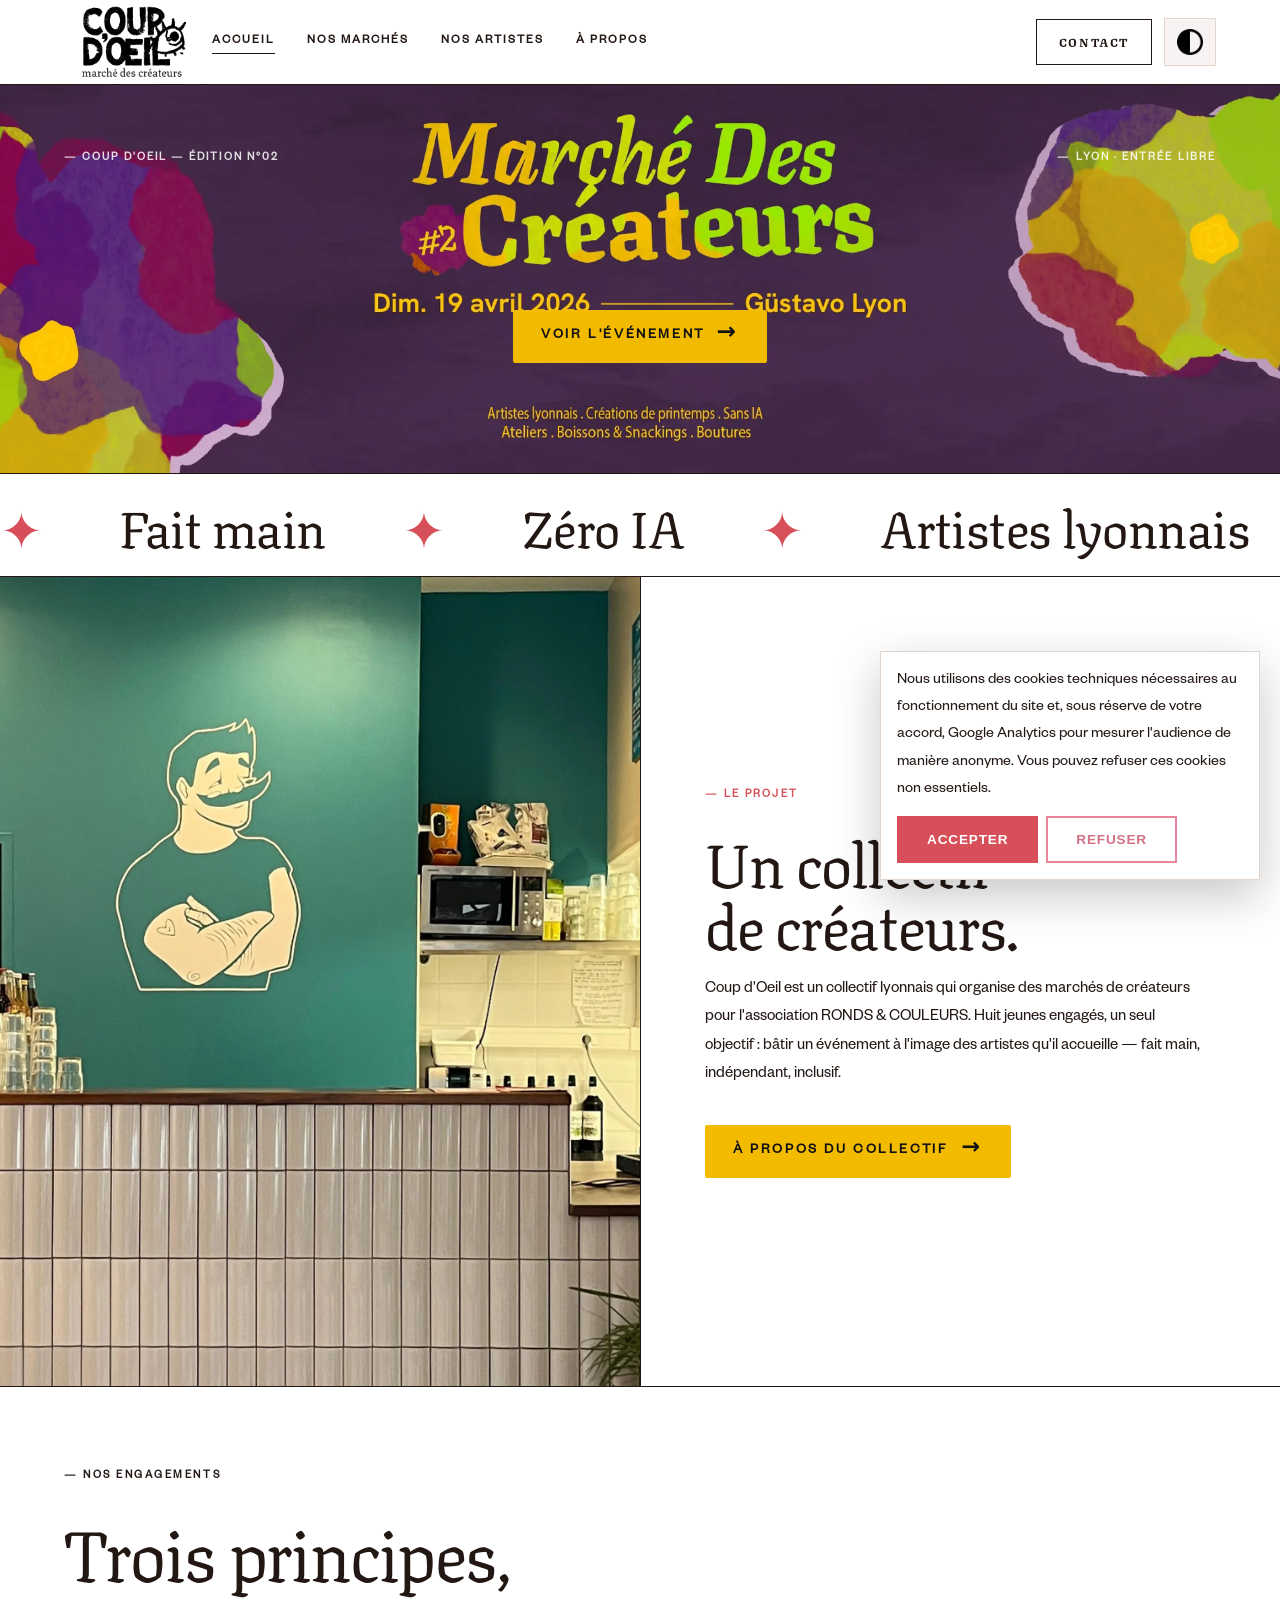
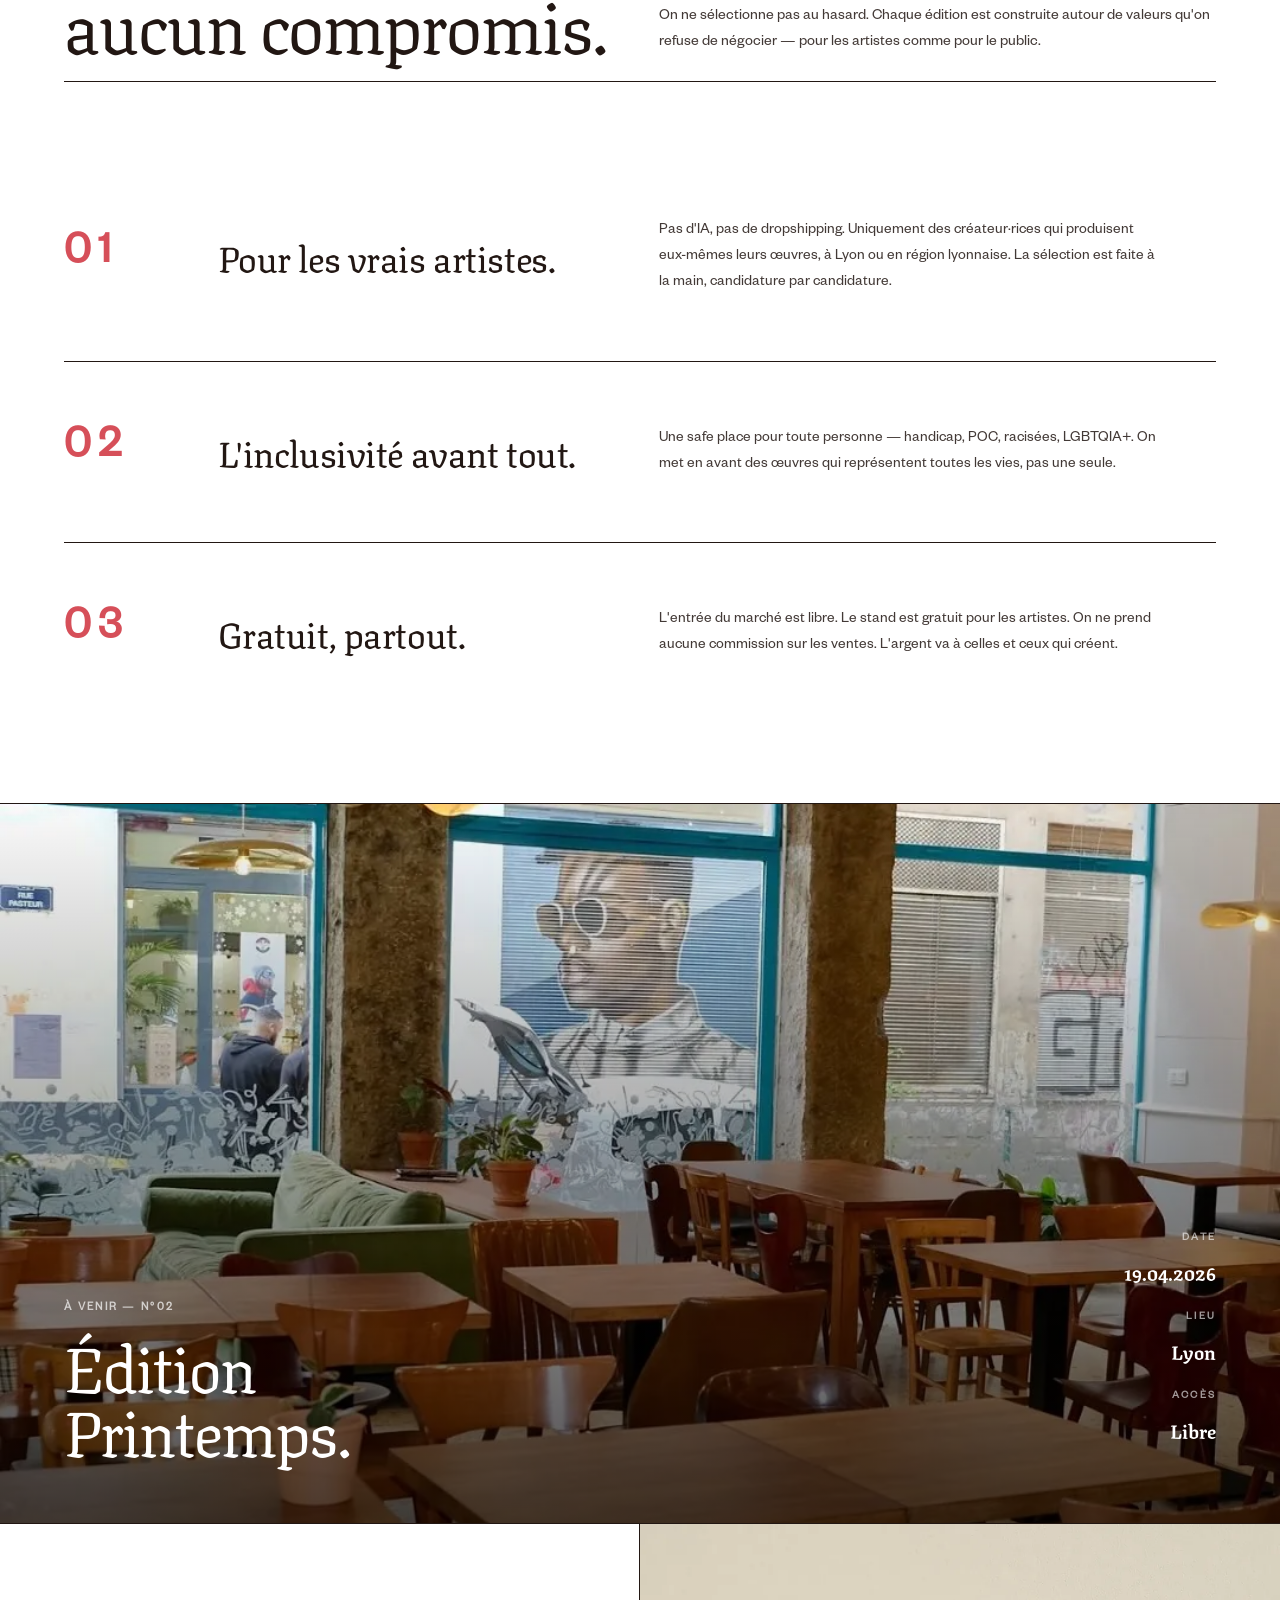
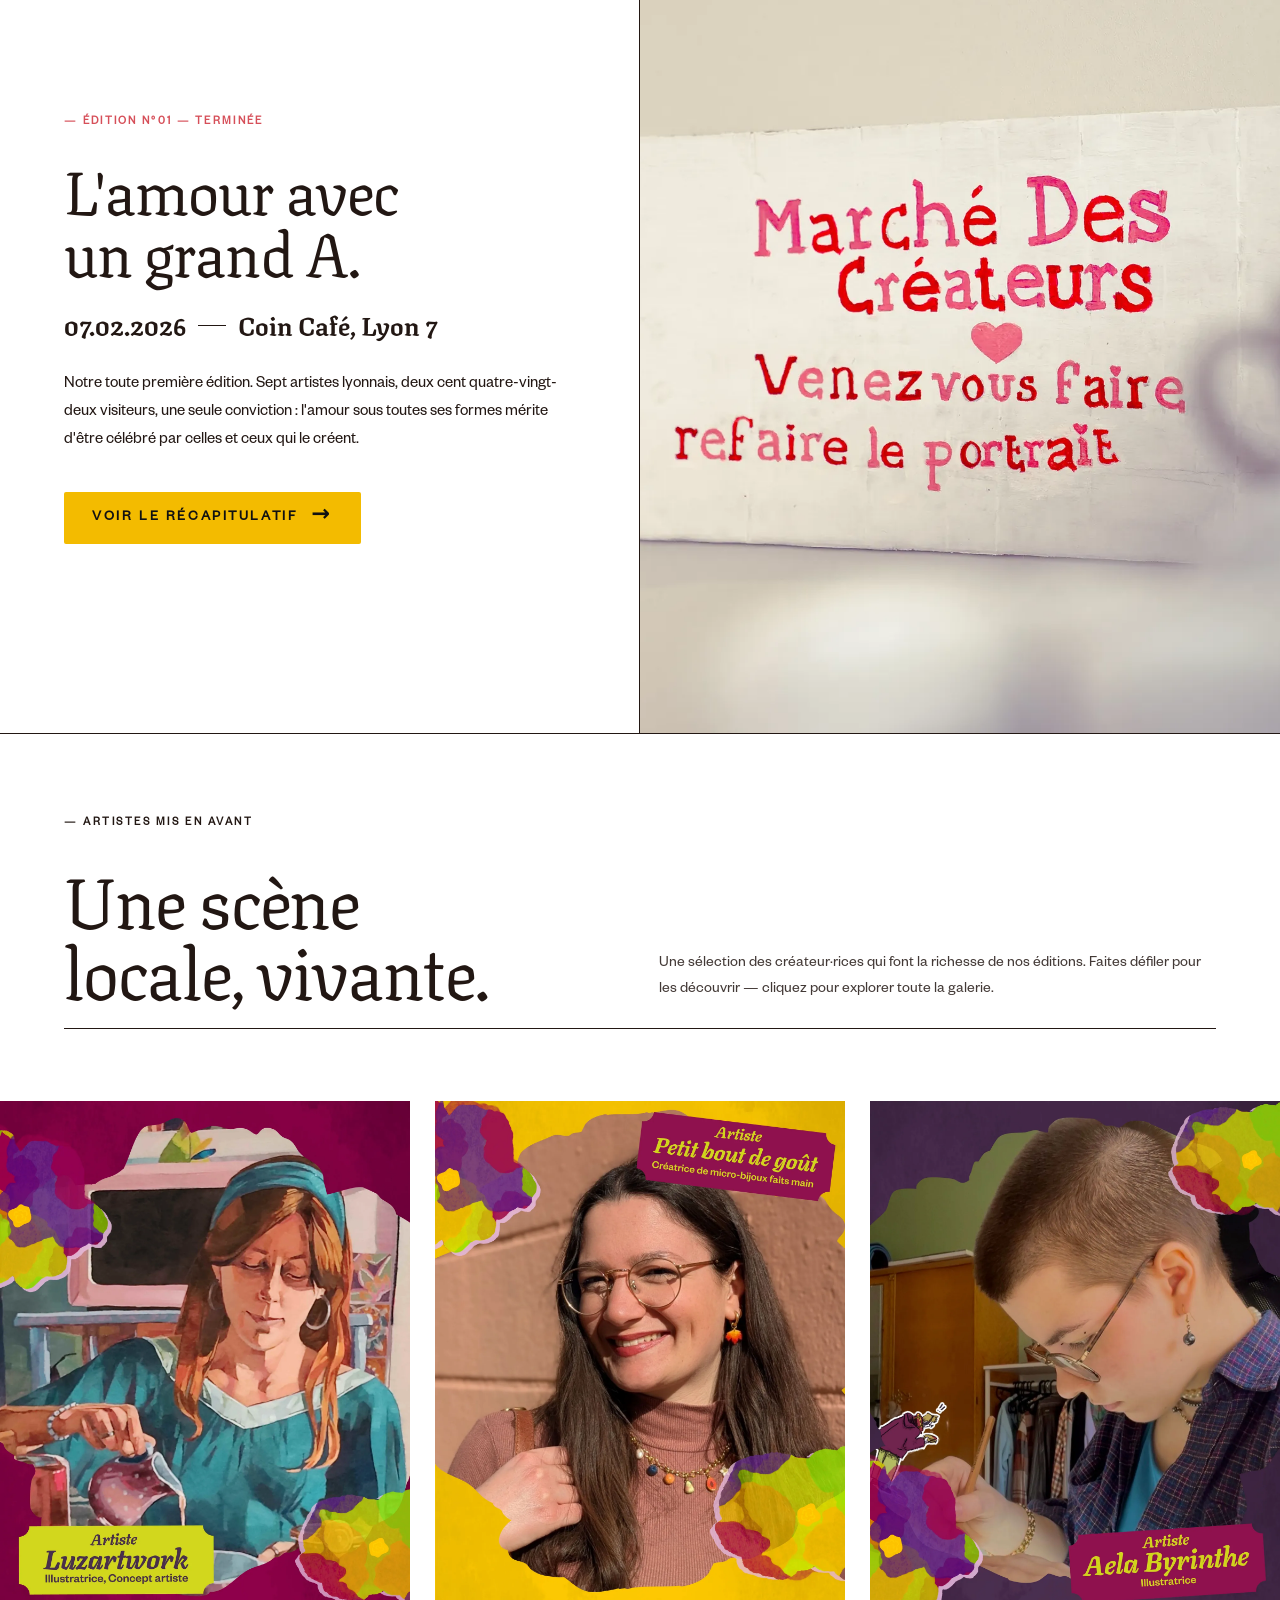
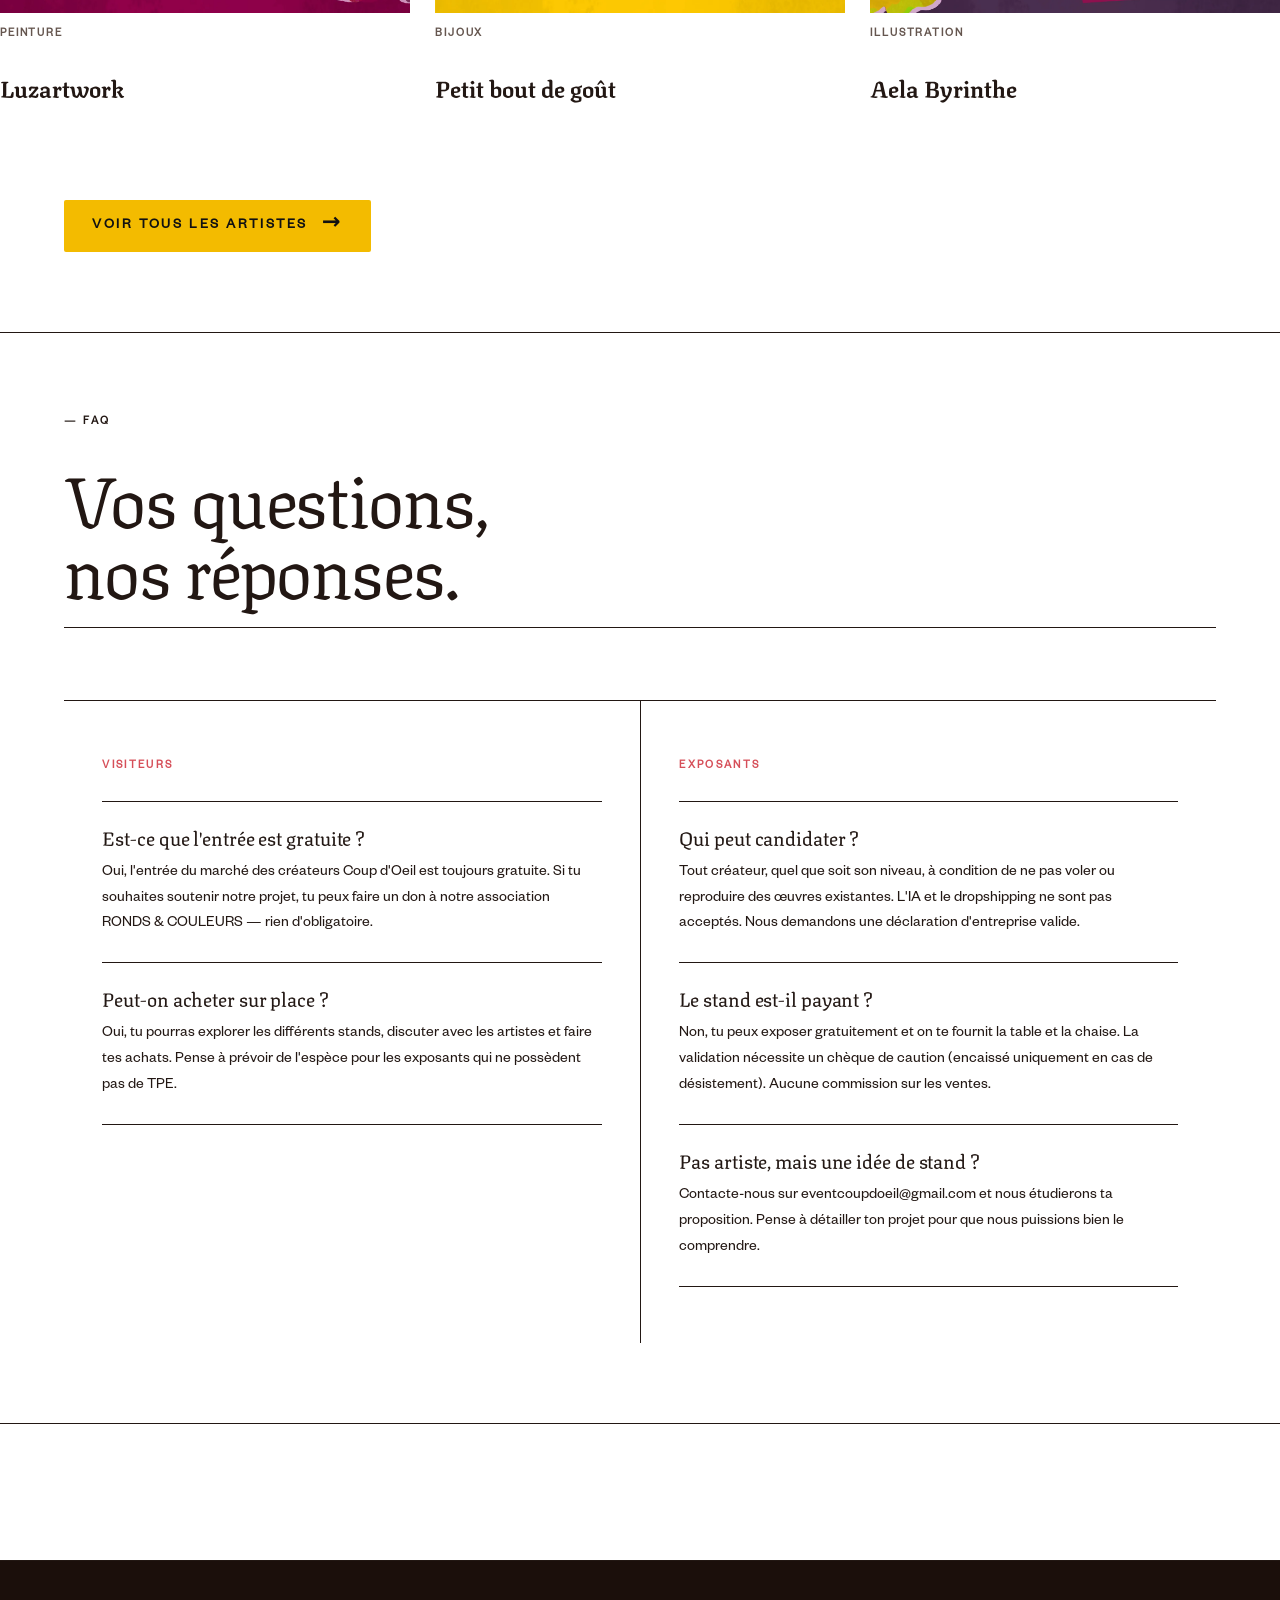
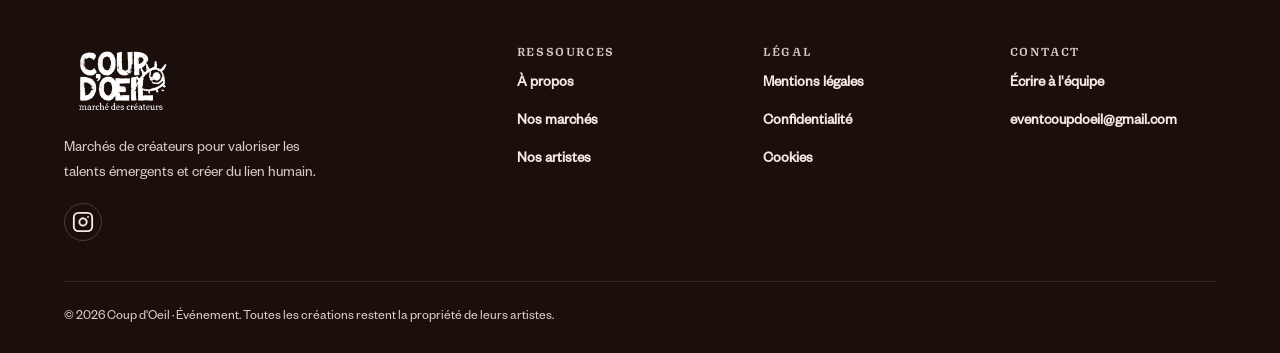
<file: coupdoeil-site/index.html>
<!DOCTYPE html>
<html lang="fr" data-theme="light">
  <head>
    <meta charset="UTF-8" />
    <meta name="viewport" content="width=device-width, initial-scale=1.0" />
    <title>Coup d'Oeil – Marché de créateurs</title>
    <meta
      name="description"
      content="Coup d'Oeil valorise les artistes. Découvrez les éditions, inscrivez-vous et explorez la galerie des créateurs."
    />
    <meta property="og:title" content="Coup d'Oeil – Marché de créateurs" />
    <meta
      property="og:description"
      content="Marchés de créateurs, inscriptions artistes et visiteurs, répertoire des talents."
    />
    <link rel="preload" as="image" href="assets/img/banner/Blanc_fond_web.webp" />
    <link
      rel="preload"
      as="image"
      href="assets/img/banner/fond_web_dark.webp"
      media="(prefers-color-scheme: dark)"
    />
    <link rel="stylesheet" href="assets/css/main.css" />
    <link rel="stylesheet" href="assets/css/forms.css" />
    <link rel="icon" href="assets/img/logo/FAVICON_COUP_OEIL-01.png" type="image/x-icon" />
    <!-- Google Analytics 4 (Consent Mode v2) -->
    <script>
      window.dataLayer = window.dataLayer || [];
      function gtag(){dataLayer.push(arguments);}
      gtag('consent', 'default', {
        ad_storage: 'denied',
        ad_user_data: 'denied',
        ad_personalization: 'denied',
        analytics_storage: 'denied',
        functionality_storage: 'granted',
        security_storage: 'granted',
        wait_for_update: 500
      });
      gtag('js', new Date());
      gtag('config', 'G-PNR328WM2J', { anonymize_ip: true });
    </script>
    <script async src="https://www.googletagmanager.com/gtag/js?id=G-PNR328WM2J"></script>
  </head>
  <body>
    <header>
      <div class="navbar" role="navigation" aria-label="Navigation principale">
        <a class="logo" href="index.html">
          <img
            src="assets/img/logo/nobg_logo_light.webp"
            alt="Logo Coup d'Oeil"
            class="logo-img logo-img--light"
            decoding="async"
          />
          <img
            src="assets/img/logo/nobg_logo_dark.webp"
            alt=""
            class="logo-img logo-img--dark"
            aria-hidden="true"
            decoding="async"
          />
          <span class="sr-only">Coup d'Oeil</span>
        </a>
        <nav>
          <ul class="nav-links">
            <li><a data-page="index.html" href="index.html">Accueil</a></li>
            <li>
              <a data-page="pages/events.html" href="pages/events.html"
                >Nos marchés</a
              >
            </li>
            <li>
              <a data-page="pages/artists.html" href="pages/artists.html"
                >Nos artistes</a
              >
            </li>
            <li>
              <a data-page="pages/about.html" href="pages/about.html"
                >À propos</a
              >
            </li>
          </ul>
        </nav>
        <div class="nav-actions">
          <a class="nav-contact-btn" href="pages/contact.html">Contact</a>
          <button
            class="theme-toggle"
            type="button"
            data-theme-toggle
            aria-pressed="false"
            aria-label="Basculer le thème"
          >
            <img
              src="assets/img/logo/light_dark.webp"
              alt=""
              class="theme-toggle__icon"
              aria-hidden="true"
              decoding="async"
            />
          </button>
          <button class="nav-burger" type="button" aria-expanded="false" aria-label="Ouvrir le menu" data-nav-toggle>
            <span class="nav-burger__line"></span>
          </button>
        </div>
      </div>
    </header>
    <section class="hero-editorial hero-editorial--poster" data-hero-banner data-scroll-hint aria-label="Édition Printemps — Marché des Créateurs" role="img" aria-roledescription="affiche">
      <div class="hero-editorial__top">
        <span>Coup d'Oeil — Édition n°02</span>
        <span>Lyon · Entrée libre</span>
      </div>
      <div class="hero-editorial__bottom">
        <a class="hero-editorial__cta" href="pages/edition-printemps.html">Voir l'événement</a>
      </div>
    </section>
    <main id="contenu">

      <!-- MARQUEE -->
      <div class="marquee" aria-hidden="true">
        <div class="marquee__inner">
          <span>Fait main</span><span>Zéro IA</span><span>Artistes lyonnais</span><span>Entrée libre</span><span>Inclusif</span><span>Indépendant</span>
          <span>Fait main</span><span>Zéro IA</span><span>Artistes lyonnais</span><span>Entrée libre</span><span>Inclusif</span><span>Indépendant</span>
        </div>
      </div>

      <!-- ─── MANIFESTO en split (image / texte) ─── -->
      <section class="split" id="manifesto">
        <div class="split__media">
          <img src="assets/img/event/Printemps/Gustavo1.webp" alt="Ambiance d'un marché Coup d'Oeil" loading="lazy" />
        </div>
        <div class="split__content">
          <p class="split__kicker">Le projet</p>
          <h2 class="split__title">Un collectif<br>de créateurs.</h2>
          <p class="split__text">
            Coup d'Oeil est un collectif lyonnais qui organise des marchés de créateurs pour l'association RONDS & COULEURS.
            Huit jeunes engagés, un seul objectif&nbsp;: bâtir un événement à l'image des artistes qu'il accueille — fait main, indépendant, inclusif.
          </p>
          <a class="split__cta" href="pages/about.html">À propos du collectif</a>
        </div>
      </section>

      <!-- ─── NOS ENGAGEMENTS — liste éditoriale numérotée ─── -->
      <section class="ed-section">
        <div class="ed-section__head">
          <p class="ed-section__kicker">Nos engagements</p>
          <div>
            <h2 class="ed-section__title">Trois principes,<br>aucun compromis.</h2>
            <p class="ed-section__intro">
              On ne sélectionne pas au hasard. Chaque édition est construite autour de valeurs qu'on refuse de négocier — pour les artistes comme pour le public.
            </p>
          </div>
        </div>
        <div class="ed-list">
          <div class="ed-list__item">
            <div class="ed-list__num">01</div>
            <h3 class="ed-list__title">Pour les vrais artistes.</h3>
            <p class="ed-list__text">
              Pas d'IA, pas de dropshipping. Uniquement des créateur·rices qui produisent eux-mêmes leurs œuvres, à Lyon ou en région lyonnaise. La sélection est faite à la main, candidature par candidature.
            </p>
          </div>
          <div class="ed-list__item">
            <div class="ed-list__num">02</div>
            <h3 class="ed-list__title">L'inclusivité avant tout.</h3>
            <p class="ed-list__text">
              Une safe place pour toute personne — handicap, POC, racisées, LGBTQIA+. On met en avant des œuvres qui représentent toutes les vies, pas une seule.
            </p>
          </div>
          <div class="ed-list__item">
            <div class="ed-list__num">03</div>
            <h3 class="ed-list__title">Gratuit, partout.</h3>
            <p class="ed-list__text">
              L'entrée du marché est libre. Le stand est gratuit pour les artistes. On ne prend aucune commission sur les ventes. L'argent va à celles et ceux qui créent.
            </p>
          </div>
        </div>
      </section>

      <!-- ─── PROCHAIN MARCHÉ — feature banner full-bleed ─── -->
      <a class="feature-banner" href="pages/edition-printemps.html" aria-label="Édition Printemps — Avril 2026">
        <img src="assets/img/event/Printemps/Gustavo2.webp" alt="" class="feature-banner__bg" aria-hidden="true" loading="lazy" />
        <div class="feature-banner__content">
          <div>
            <p class="feature-banner__kicker">À venir — N°02</p>
            <h2 class="feature-banner__title">Édition<br>Printemps.</h2>
          </div>
          <dl class="feature-banner__meta">
            <dt>Date</dt><dd>19.04.2026</dd>
            <dt>Lieu</dt><dd>Lyon</dd>
            <dt>Accès</dt><dd>Libre</dd>
          </dl>
        </div>
      </a>

      <!-- ─── ÉDITION PRÉCÉDENTE — split inversé ─── -->
      <section class="split split--reverse">
        <div class="split__media">
          <img src="assets/img/event/saintValentin/coupdoeuil-done-10.webp" alt="Édition Saint-Valentin 2026" loading="lazy" />
        </div>
        <div class="split__content">
          <p class="split__kicker">Édition n°01 — Terminée</p>
          <h2 class="split__title">L'amour avec<br>un grand A.</h2>
          <p class="split__date">07.02.2026 <span></span> Coin Café, Lyon 7</p>
          <p class="split__text">
            Notre toute première édition. Sept artistes lyonnais, deux cent quatre-vingt-deux visiteurs, une seule conviction&nbsp;: l'amour sous toutes ses formes mérite d'être célébré par celles et ceux qui le créent.
          </p>
          <a class="split__cta" href="pages/edition-saint-valentin.html">Voir le récapitulatif</a>
        </div>
      </section>

      <!-- ─── ARTISTES — galerie scroll horizontal ─── -->
      <section class="ed-section" id="artistes">
        <div class="ed-section__head">
          <p class="ed-section__kicker">Artistes mis en avant</p>
          <div>
            <h2 class="ed-section__title">Une scène<br>locale, vivante.</h2>
            <p class="ed-section__intro">
              Une sélection des créateur·rices qui font la richesse de nos éditions. Faites défiler pour les découvrir — cliquez pour explorer toute la galerie.
            </p>
          </div>
        </div>
        <div class="ed-gallery" data-featured-artists></div>
        <p style="margin-top: var(--spacing-xl);">
          <a class="split__cta" href="pages/artists.html">Voir tous les artistes</a>
        </p>
      </section>

      <!-- ─── FAQ — deux colonnes éditoriales ─── -->
      <section class="ed-section" id="faq">
        <div class="ed-section__head">
          <p class="ed-section__kicker">FAQ</p>
          <h2 class="ed-section__title">Vos questions,<br>nos réponses.</h2>
        </div>
        <div class="ed-faq">
          <div class="ed-faq__col">
            <h3>Visiteurs</h3>
            <div class="ed-faq__item">
              <h4>Est-ce que l'entrée est gratuite ?</h4>
              <p>Oui, l'entrée du marché des créateurs Coup d'Oeil est toujours gratuite. Si tu souhaites soutenir notre projet, tu peux faire un don à notre association RONDS & COULEURS — rien d'obligatoire.</p>
            </div>
            <div class="ed-faq__item">
              <h4>Peut-on acheter sur place ?</h4>
              <p>Oui, tu pourras explorer les différents stands, discuter avec les artistes et faire tes achats. Pense à prévoir de l'espèce pour les exposants qui ne possèdent pas de TPE.</p>
            </div>
          </div>
          <div class="ed-faq__col">
            <h3>Exposants</h3>
            <div class="ed-faq__item">
              <h4>Qui peut candidater ?</h4>
              <p>Tout créateur, quel que soit son niveau, à condition de ne pas voler ou reproduire des œuvres existantes. L'IA et le dropshipping ne sont pas acceptés. Nous demandons une déclaration d'entreprise valide.</p>
            </div>
            <div class="ed-faq__item">
              <h4>Le stand est-il payant ?</h4>
              <p>Non, tu peux exposer gratuitement et on te fournit la table et la chaise. La validation nécessite un chèque de caution (encaissé uniquement en cas de désistement). Aucune commission sur les ventes.</p>
            </div>
            <div class="ed-faq__item">
              <h4>Pas artiste, mais une idée de stand ?</h4>
              <p>Contacte-nous sur eventcoupdoeil@gmail.com et nous étudierons ta proposition. Pense à détailler ton projet pour que nous puissions bien le comprendre.</p>
            </div>
          </div>
        </div>
      </section>

    </main>
    <footer>
      <div class="footer-content">
        <div>
          <img src="assets/img/logo/nobg_logo_light.webp" alt="Coup d'Oeil" class="footer-logo" />
          <p>
            Marchés de créateurs pour valoriser les talents émergents et créer
            du lien humain.
          </p>
          <div class="footer-social">
            <a href="https://www.instagram.com/coupdoeil_event/" target="_blank" rel="noopener" aria-label="Instagram de Coup d'Oeil" class="footer-social__link">
              <svg xmlns="http://www.w3.org/2000/svg" width="22" height="22" viewBox="0 0 24 24" fill="none" stroke="currentColor" stroke-width="2" stroke-linecap="round" stroke-linejoin="round" aria-hidden="true"><rect x="2" y="2" width="20" height="20" rx="5" ry="5"/><path d="M16 11.37A4 4 0 1 1 12.63 8 4 4 0 0 1 16 11.37z"/><line x1="17.5" y1="6.5" x2="17.51" y2="6.5"/></svg>
            </a>
          </div>
        </div>
        <div>
          <h4>Ressources</h4>
          <ul>
            <li><a href="pages/about.html">À propos</a></li>
            <li><a href="pages/events.html">Nos marchés</a></li>
            <li><a href="pages/artists.html">Nos artistes</a></li>
          </ul>
        </div>
        <div>
          <h4>Légal</h4>
          <ul>
            <li><a href="pages/legal.html">Mentions légales</a></li>
            <li><a href="pages/privacy.html">Confidentialité</a></li>
            <li><a href="pages/cookies.html">Cookies</a></li>
          </ul>
        </div>
        <div>
          <h4>Contact</h4>
          <ul>
            <li><a href="pages/contact.html">Écrire à l'équipe</a></li>
            <li>
              <a href="mailto:eventcoupdoeil@gmail.com"
                >eventcoupdoeil@gmail.com</a
              >
            </li>
          </ul>
        </div>
      </div>
      <div class="footer-bottom">
        © 2026 Coup d'Oeil · Événement. Toutes les créations restent la
        propriété de leurs artistes.
      </div>
    </footer>
    <div class="cookie-banner" role="dialog" aria-label="Bandeau cookies">
      <p>
        Nous utilisons des cookies techniques nécessaires au fonctionnement du
        site et, sous réserve de votre accord, Google Analytics pour mesurer
        l'audience de manière anonyme. Vous pouvez refuser ces cookies non
        essentiels.
      </p>
      <div class="cookie-actions">
        <button class="btn" data-action="accept">Accepter</button>
        <button class="btn secondary" data-action="deny">Refuser</button>
      </div>
    </div>
    <script src="assets/js/main.js"></script>
    <script src="assets/js/artists.js"></script>
  </body>
</html>
</file>
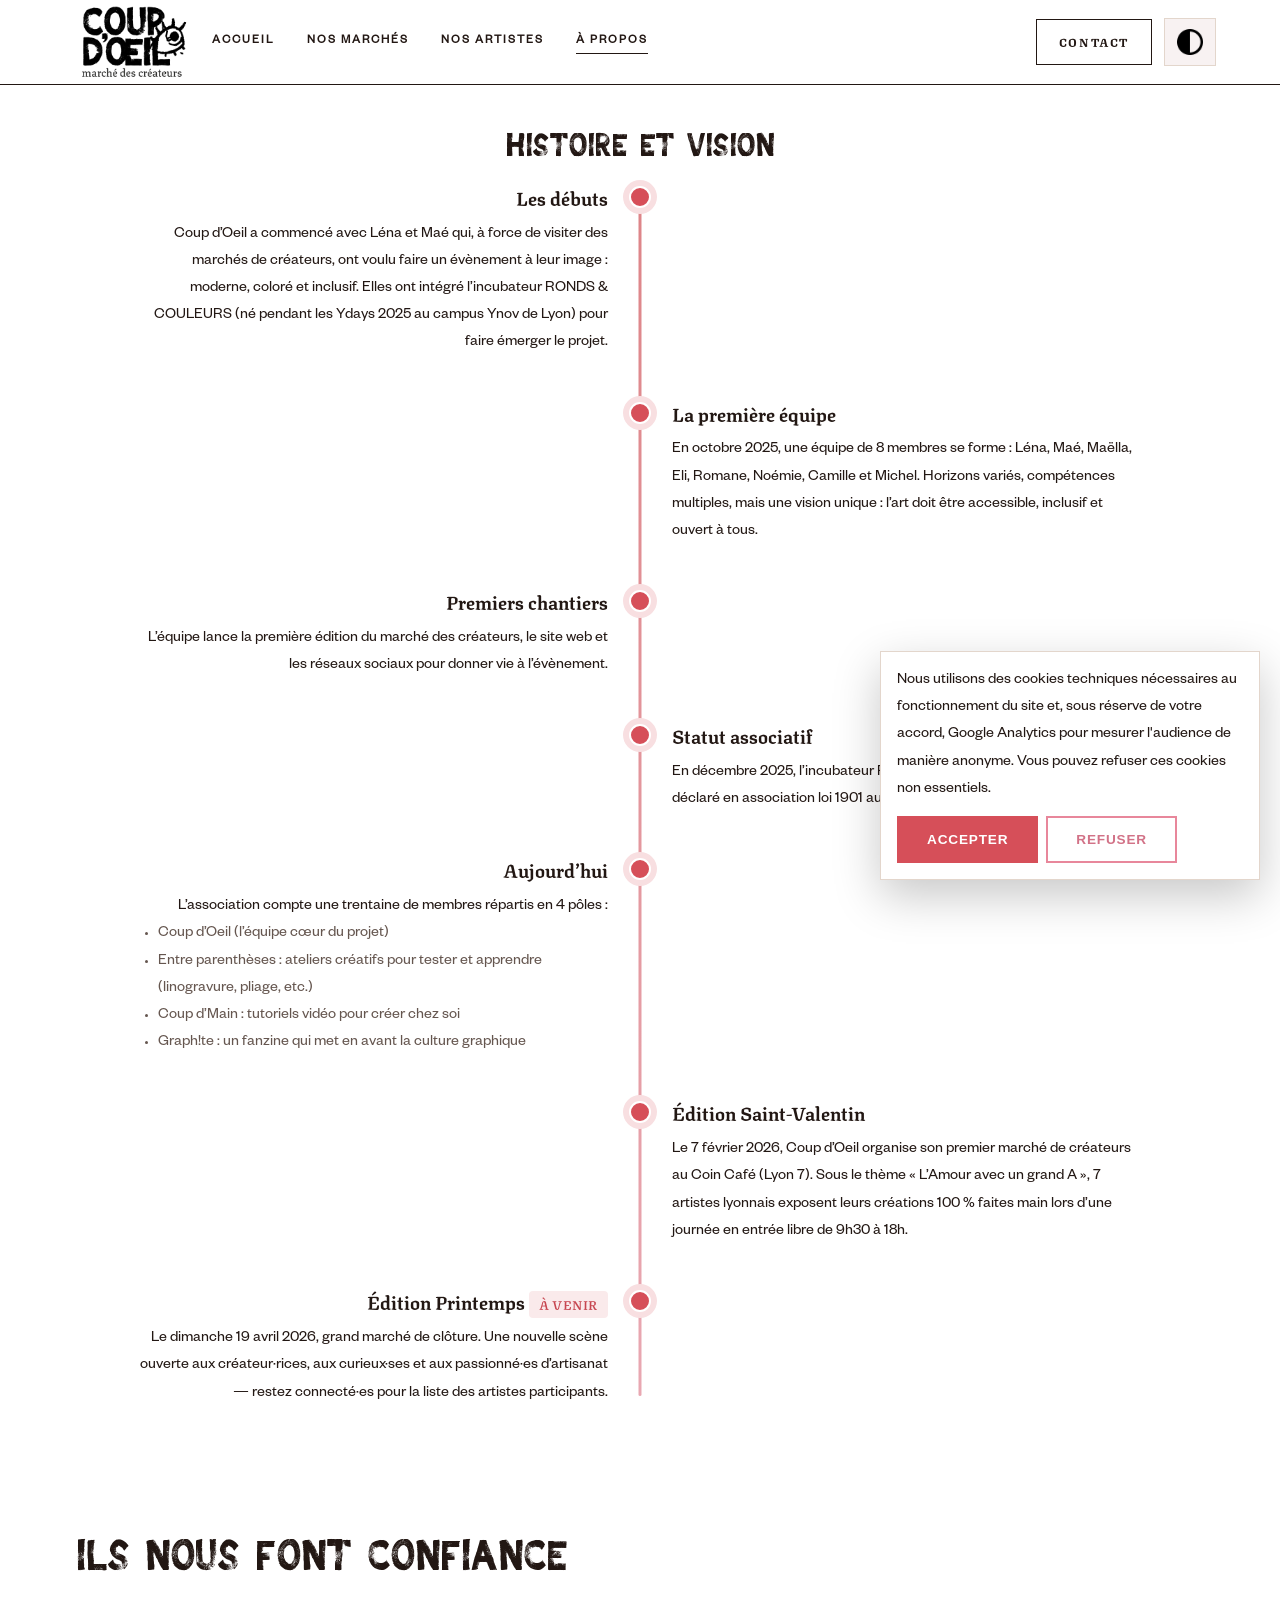
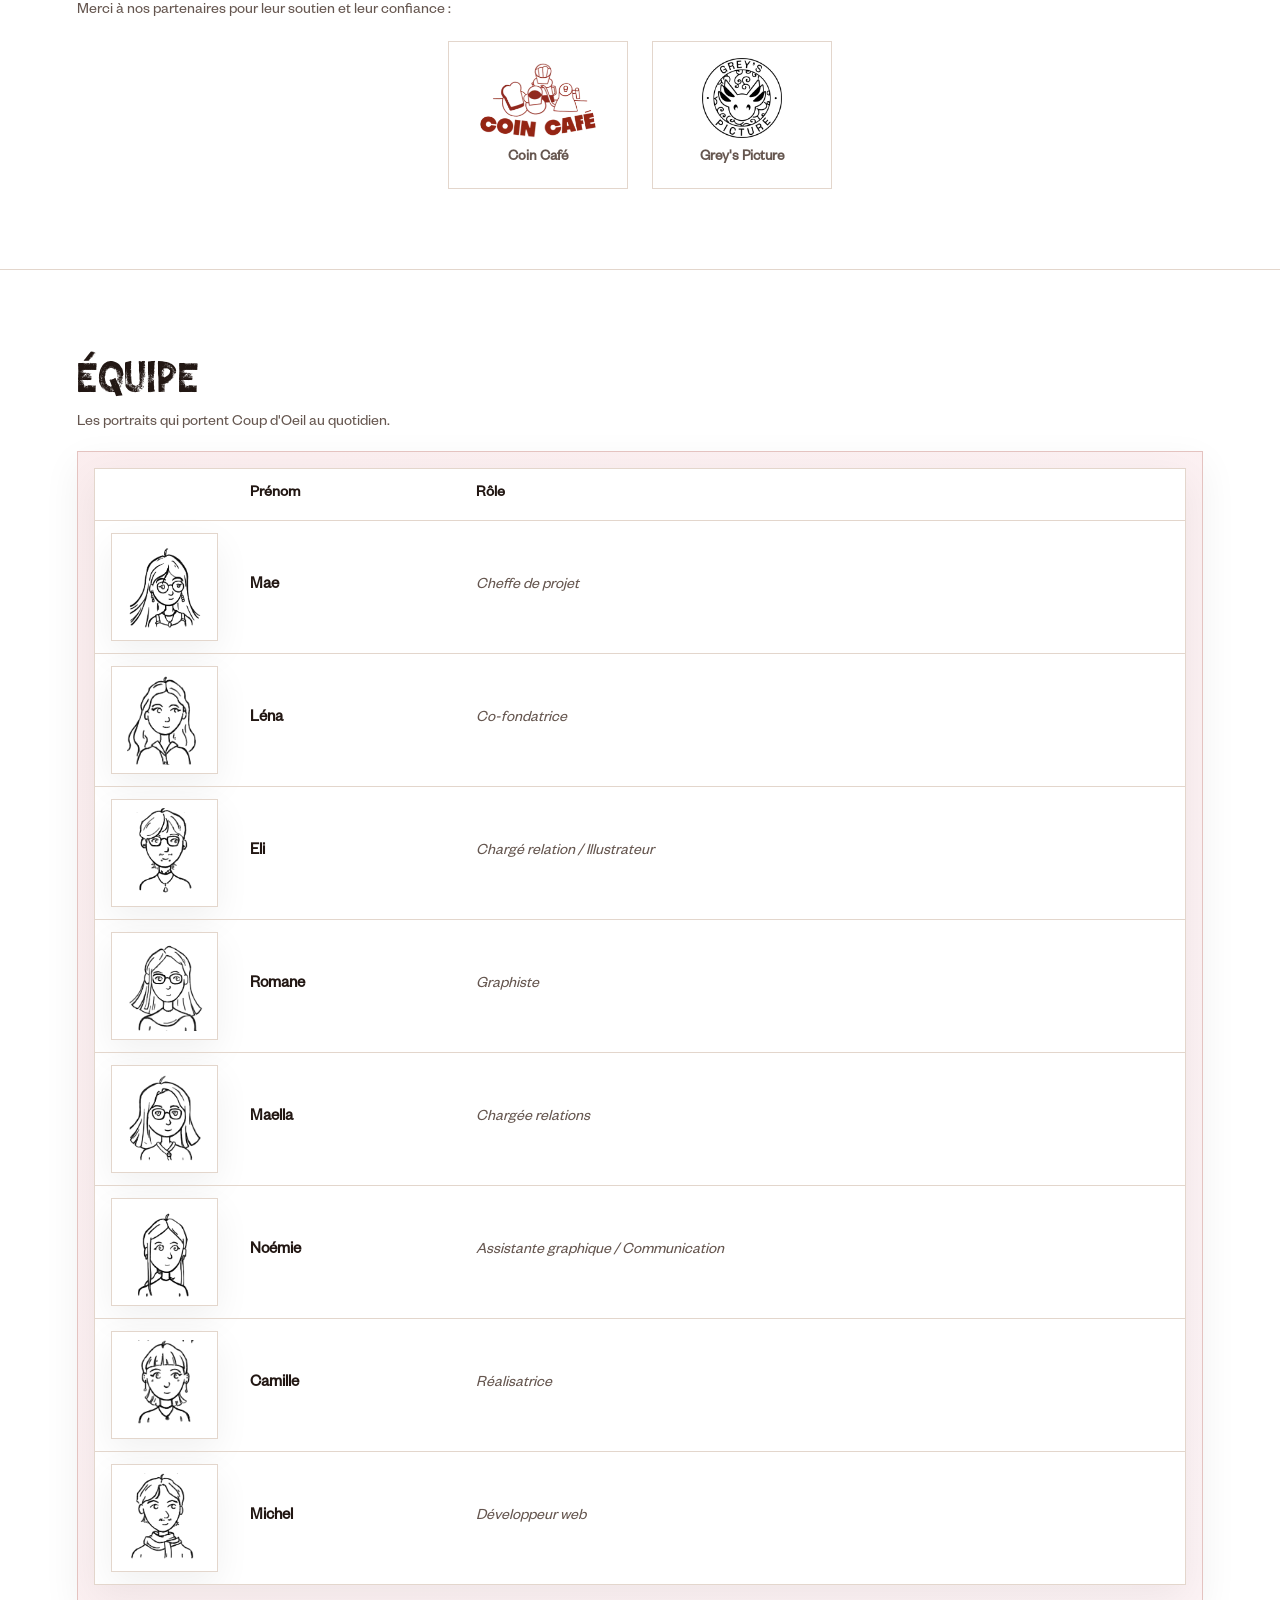
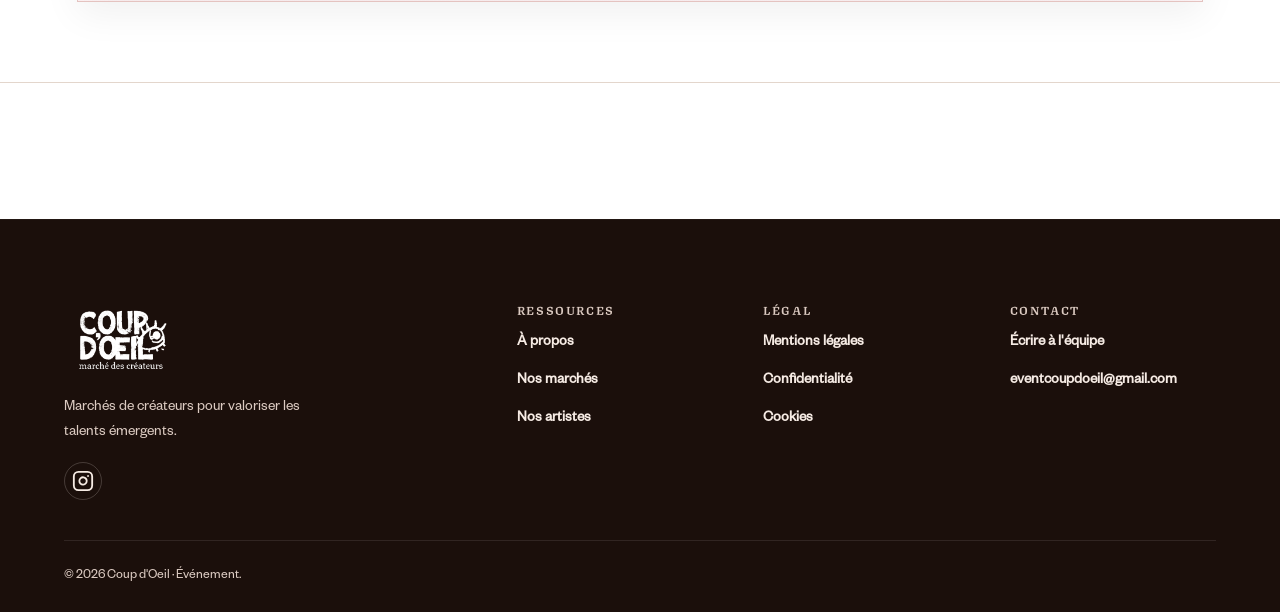
<file: coupdoeil-site/pages/about.html>
<!DOCTYPE html>
<html lang="fr" data-theme="light">
  <head>
    <meta charset="UTF-8" />
    <meta name="viewport" content="width=device-width, initial-scale=1.0" />
    <title>À propos – Coup d'Oeil</title>
    <meta
      name="description"
      content="Histoire, valeurs et vision du projet Coup d'Oeil, marché de créateurs à Ynov."
    />
    <meta property="og:title" content="À propos – Coup d'Oeil" />
    <meta property="og:description" content="Histoire, équipe et valeurs du projet Coup d'Oeil, marché de créateurs à Lyon." />
    <link rel="stylesheet" href="../assets/css/main.css" />
    <link rel="stylesheet" href="../assets/css/forms.css" />
    <link rel="icon" href="../assets/img/logo/FAVICON_COUP_OEIL-01.png" type="image/x-icon" />
    <!-- Google Analytics 4 (Consent Mode v2) -->
    <script>
      window.dataLayer = window.dataLayer || [];
      function gtag(){dataLayer.push(arguments);}
      gtag('consent', 'default', {
        ad_storage: 'denied',
        ad_user_data: 'denied',
        ad_personalization: 'denied',
        analytics_storage: 'denied',
        functionality_storage: 'granted',
        security_storage: 'granted',
        wait_for_update: 500
      });
      gtag('js', new Date());
      gtag('config', 'G-PNR328WM2J', { anonymize_ip: true });
    </script>
    <script async src="https://www.googletagmanager.com/gtag/js?id=G-PNR328WM2J"></script>
  </head>
  <body>
    <a class="skip-link" href="#contenu">Aller au contenu</a>
    <header>
      <div class="navbar" role="navigation" aria-label="Navigation principale">
        <a class="logo" href="../index.html">
          <img
            src="../assets/img/logo/nobg_logo_light.webp"
            alt="Logo Coup d'Oeil"
            class="logo-img logo-img--light"
            decoding="async"
          />
          <img
            src="../assets/img/logo/nobg_logo_dark.webp"
            alt=""
            class="logo-img logo-img--dark"
            aria-hidden="true"
            decoding="async"
          />
          <span class="sr-only">Coup d'Oeil</span>
        </a>
        <nav>
          <ul class="nav-links">
            <li><a data-page="index.html" href="../index.html">Accueil</a></li>
            <li>
              <a data-page="pages/events.html" href="events.html"
                >Nos marchés</a
              >
            </li>
            <li>
              <a data-page="pages/artists.html" href="artists.html"
                >Nos artistes</a
              >
            </li>
            <li>
              <a data-page="pages/about.html" href="about.html">À propos</a>
            </li>
          </ul>
        </nav>
        <div class="nav-actions">
          <a class="nav-contact-btn" href="contact.html">Contact</a>
          <button
            class="theme-toggle"
            type="button"
            data-theme-toggle
            aria-pressed="false"
            aria-label="Basculer le thème"
          >
            <img
              src="../assets/img/logo/light_dark.webp"
              alt=""
              class="theme-toggle__icon"
              aria-hidden="true"
              decoding="async"
            />
          </button>
          <button class="nav-burger" type="button" aria-expanded="false" aria-label="Ouvrir le menu" data-nav-toggle>
            <span class="nav-burger__line"></span>
          </button>
        </div>
      </div>
    </header>
    <main id="contenu">
      <section class="timeline-plain">
        <div class="section-header">
          <h2>Histoire et vision</h2>
        </div>
        <div class="timeline timeline--vert">
          <div class="step">
            <h3>Les débuts</h3>
            <p>
              Coup d’Oeil a commencé avec Léna et Maé qui, à force de visiter
              des marchés de créateurs, ont voulu faire un évènement à leur
              image : moderne, coloré et inclusif. Elles ont intégré
              l’incubateur RONDS & COULEURS (né pendant les Ydays 2025 au campus
              Ynov de Lyon) pour faire émerger le projet.
            </p>
          </div>
          <div class="step">
            <h3>La première équipe</h3>
            <p>
              En octobre 2025, une équipe de 8 membres se forme : Léna, Maé,
              Maëlla, Eli, Romane, Noémie, Camille et Michel. Horizons variés,
              compétences multiples, mais une vision unique : l’art doit être
              accessible, inclusif et ouvert à tous.
            </p>
          </div>
          <div class="step">
            <h3>Premiers chantiers</h3>
            <p>
              L’équipe lance la première édition du marché des créateurs, le
              site web et les réseaux sociaux pour donner vie à l’évènement.
            </p>
          </div>
          <div class="step">
            <h3>Statut associatif</h3>
            <p>
              En décembre 2025, l’incubateur RONDS & COULEURS est officiellement
              déclaré en association loi 1901 auprès de la préfecture du Rhône.
            </p>
          </div>
          <div class="step">
            <h3>Aujourd’hui</h3>
            <p>
              L’association compte une trentaine de membres répartis en 4 pôles
              :
            </p>
            <ul>
              <li>Coup d’Oeil (l’équipe cœur du projet)</li>
              <li>
                Entre parenthèses : ateliers créatifs pour tester et apprendre
                (linogravure, pliage, etc.)
              </li>
              <li>Coup d’Main : tutoriels vidéo pour créer chez soi</li>
              <li>
                Graph!te : un fanzine qui met en avant la culture graphique
              </li>
            </ul>
          </div>
          <div class="step">
            <h3>Édition Saint-Valentin</h3>
            <p>
              Le 7 février 2026, Coup d’Oeil organise son premier marché de
              créateurs au Coin Café (Lyon 7). Sous le thème « L’Amour avec
              un grand A », 7 artistes lyonnais exposent leurs créations 100&nbsp;%
              faites main lors d’une journée en entrée libre de 9h30 à 18h.
            </p>
          </div>
          <div class="step">
            <h3>Édition Printemps <span class="badge">À venir</span></h3>
            <p>
              Le dimanche 19 avril 2026, grand marché de clôture. Une nouvelle scène ouverte aux créateur·rices,
              aux curieux·ses et aux passionné·es d’artisanat — restez
              connecté·es pour la liste des artistes participants.
            </p>
          </div>
        </div>
      </section>
      <section class="section">
        <div class="section-header">
          <h2>Ils nous font confiance</h2>
        </div>
        <p class="muted" style="margin-bottom: var(--spacing);">
          Merci à nos partenaires pour leur soutien et leur confiance&nbsp;:
        </p>
        <div class="partner-logos">
          <a href="https://www.instagram.com/coin_cafe_lyon/" target="_blank" rel="noopener" class="partner-logo-link">
            <img
              src="../assets/img/partners/CoinCafe/LOGO_SIGNATURE_OK.webp"
              alt="Coin Café"
              class="partner-logo"
              loading="lazy"
            />
            <span>Coin Café</span>
          </a>
          <a href="https://www.instagram.com/greyspicture/" target="_blank" rel="noopener" class="partner-logo-link">
            <img
              src="../assets/img/partners/GreysPicture/Greyspicture_Logo_Black.webp"
              alt="Grey's Picture"
              class="partner-logo partner-logo--light"
              loading="lazy"
            />
            <img
              src="../assets/img/partners/GreysPicture/Greyspicture_Logo_White.webp"
              alt=""
              class="partner-logo partner-logo--dark"
              aria-hidden="true"
              loading="lazy"
            />
            <span>Grey's Picture</span>
          </a>
        </div>
      </section>
      <section class="section team-section">
        <div class="section-header">
          <div>
            <h2>Équipe</h2>
            <p class="section-subtitle">
              Les portraits qui portent Coup d'Oeil au quotidien.
            </p>
          </div>
        </div>
        <div class="team-table-wrapper">
          <table class="table-simple team-table">
            <thead>
              <tr>
                <th scope="col" aria-label="Portrait"></th>
                <th scope="col">Prénom</th>
                <th scope="col">Rôle</th>
              </tr>
            </thead>
            <tbody>
              <tr>
                <td>
                  <img
                    src="../assets/img/chara/black/Chara_Mae.webp"
                    alt="Mae"
                    class="team-member-image team-member-image--light"
                  />
                  <img
                    src="../assets/img/chara/red/CharaRed_Mae.webp"
                    alt=""
                    class="team-member-image team-member-image--dark"
                    aria-hidden="true"
                  />
                </td>
                <td><span class="team-name">Mae</span></td>
                <td><span class="team-placeholder">Cheffe de projet</span></td>
              </tr>
                            <tr>
                <td>
                  <img
                    src="../assets/img/chara/black/Chara_Lena.webp"
                    alt="Léna"
                    class="team-member-image team-member-image--light"
                  />
                  <img
                    src="../assets/img/chara/red/CharaRed_Lena.webp"
                    alt=""
                    class="team-member-image team-member-image--dark"
                    aria-hidden="true"
                  />
                </td>
                <td><span class="team-name">Léna</span></td>
                <td><span class="team-placeholder">Co-fondatrice</span></td>
              </tr>
              <tr>
                <td>
                  <img
                    src="../assets/img/chara/black/Chara_Eli.webp"
                    alt="Eli"
                    class="team-member-image team-member-image--light"
                  />
                  <img
                    src="../assets/img/chara/red/CharaRed_Eli.webp"
                    alt=""
                    class="team-member-image team-member-image--dark"
                    aria-hidden="true"
                  />
                </td>
                <td><span class="team-name">Eli</span></td>
                <td><span class="team-placeholder">Chargé relation / Illustrateur</span></td>
              </tr>
              <tr>
                <td>
                  <img
                    src="../assets/img/chara/black/Chara_Romane.webp"
                    alt="Romane"
                    class="team-member-image team-member-image--light"
                  />
                  <img
                    src="../assets/img/chara/red/CharaRed_Romane.webp"
                    alt=""
                    class="team-member-image team-member-image--dark"
                    aria-hidden="true"
                  />
                </td>
                <td><span class="team-name">Romane</span></td>
                <td><span class="team-placeholder">Graphiste</span></td>
              </tr>
              <tr>
                <td>
                  <img
                    src="../assets/img/chara/black/Chara_Maella.webp"
                    alt="Maella"
                    class="team-member-image team-member-image--light"
                  />
                  <img
                    src="../assets/img/chara/red/CharaRed_Maella.webp"
                    alt=""
                    class="team-member-image team-member-image--dark"
                    aria-hidden="true"
                  />
                </td>
                <td><span class="team-name">Maella</span></td>
                <td><span class="team-placeholder">Chargée relations</span></td>
              </tr>
              <tr>
                <td>
                  <img
                    src="../assets/img/chara/black/Chara_Noemie.webp"
                    alt="Noémie"
                    class="team-member-image team-member-image--light"
                  />
                  <img
                    src="../assets/img/chara/red/CharaRed_Noemie.webp"
                    alt=""
                    class="team-member-image team-member-image--dark"
                    aria-hidden="true"
                  />
                </td>
                <td><span class="team-name">Noémie</span></td>
                <td><span class="team-placeholder">Assistante graphique / Communication</span></td>
              </tr>
              <tr>
                <td>
                  <img
                    src="../assets/img/chara/black/Chara_Camille.webp"
                    alt="Camille"
                    class="team-member-image team-member-image--light"
                  />
                  <img
                    src="../assets/img/chara/red/CharaRed_Camille.webp"
                    alt=""
                    class="team-member-image team-member-image--dark"
                    aria-hidden="true"
                  />
                </td>
                <td><span class="team-name">Camille</span></td>
                <td><span class="team-placeholder">Réalisatrice</span></td>
              </tr>
              <tr>
                <td>
                  <img
                    src="../assets/img/chara/black/Chara_Michel.webp"
                    alt="Michel"
                    class="team-member-image team-member-image--light"
                  />
                  <img
                    src="../assets/img/chara/red/CharaRed_Michel.webp"
                    alt=""
                    class="team-member-image team-member-image--dark"
                    aria-hidden="true"
                  />
                </td>
                <td><span class="team-name">Michel</span></td>
                <td><span class="team-placeholder">Développeur web</span></td>
              </tr>
            </tbody>
          </table>
        </div>
      </section>
    </main>
    <footer>
      <div class="footer-content">
        <div>
          <img src="../assets/img/logo/nobg_logo_light.webp" alt="Coup d'Oeil" class="footer-logo" />
          <p>Marchés de créateurs pour valoriser les talents émergents.</p>
          <div class="footer-social">
            <a href="https://www.instagram.com/coupdoeil_event/" target="_blank" rel="noopener" aria-label="Instagram de Coup d'Oeil" class="footer-social__link">
              <svg xmlns="http://www.w3.org/2000/svg" width="22" height="22" viewBox="0 0 24 24" fill="none" stroke="currentColor" stroke-width="2" stroke-linecap="round" stroke-linejoin="round" aria-hidden="true"><rect x="2" y="2" width="20" height="20" rx="5" ry="5"/><path d="M16 11.37A4 4 0 1 1 12.63 8 4 4 0 0 1 16 11.37z"/><line x1="17.5" y1="6.5" x2="17.51" y2="6.5"/></svg>
            </a>
          </div>
        </div>
        <div>
          <h4>Ressources</h4>
          <ul>
            <li><a href="about.html">À propos</a></li>
            <li><a href="events.html">Nos marchés</a></li>
            <li><a href="artists.html">Nos artistes</a></li>
          </ul>
        </div>
        <div>
          <h4>Légal</h4>
          <ul>
            <li><a href="legal.html">Mentions légales</a></li>
            <li><a href="privacy.html">Confidentialité</a></li>
            <li><a href="cookies.html">Cookies</a></li>
          </ul>
        </div>
        <div>
          <h4>Contact</h4>
          <ul>
            <li><a href="contact.html">Écrire à l'équipe</a></li>
            <li>
              <a href="mailto:eventcoupdoeil@gmail.com"
                >eventcoupdoeil@gmail.com</a
              >
            </li>
          </ul>
        </div>
      </div>
      <div class="footer-bottom">© 2026 Coup d'Oeil · Événement.</div>
    </footer>
    <div class="cookie-banner" role="dialog" aria-label="Bandeau cookies">
      <p>
        Nous utilisons des cookies techniques nécessaires au fonctionnement du
        site et, sous réserve de votre accord, Google Analytics pour mesurer
        l'audience de manière anonyme. Vous pouvez refuser ces cookies non
        essentiels.
      </p>
      <div class="cookie-actions">
        <button class="btn" data-action="accept">Accepter</button>
        <button class="btn secondary" data-action="deny">Refuser</button>
      </div>
    </div>
    <script src="../assets/js/main.js"></script>
  </body>
</html>
</file>
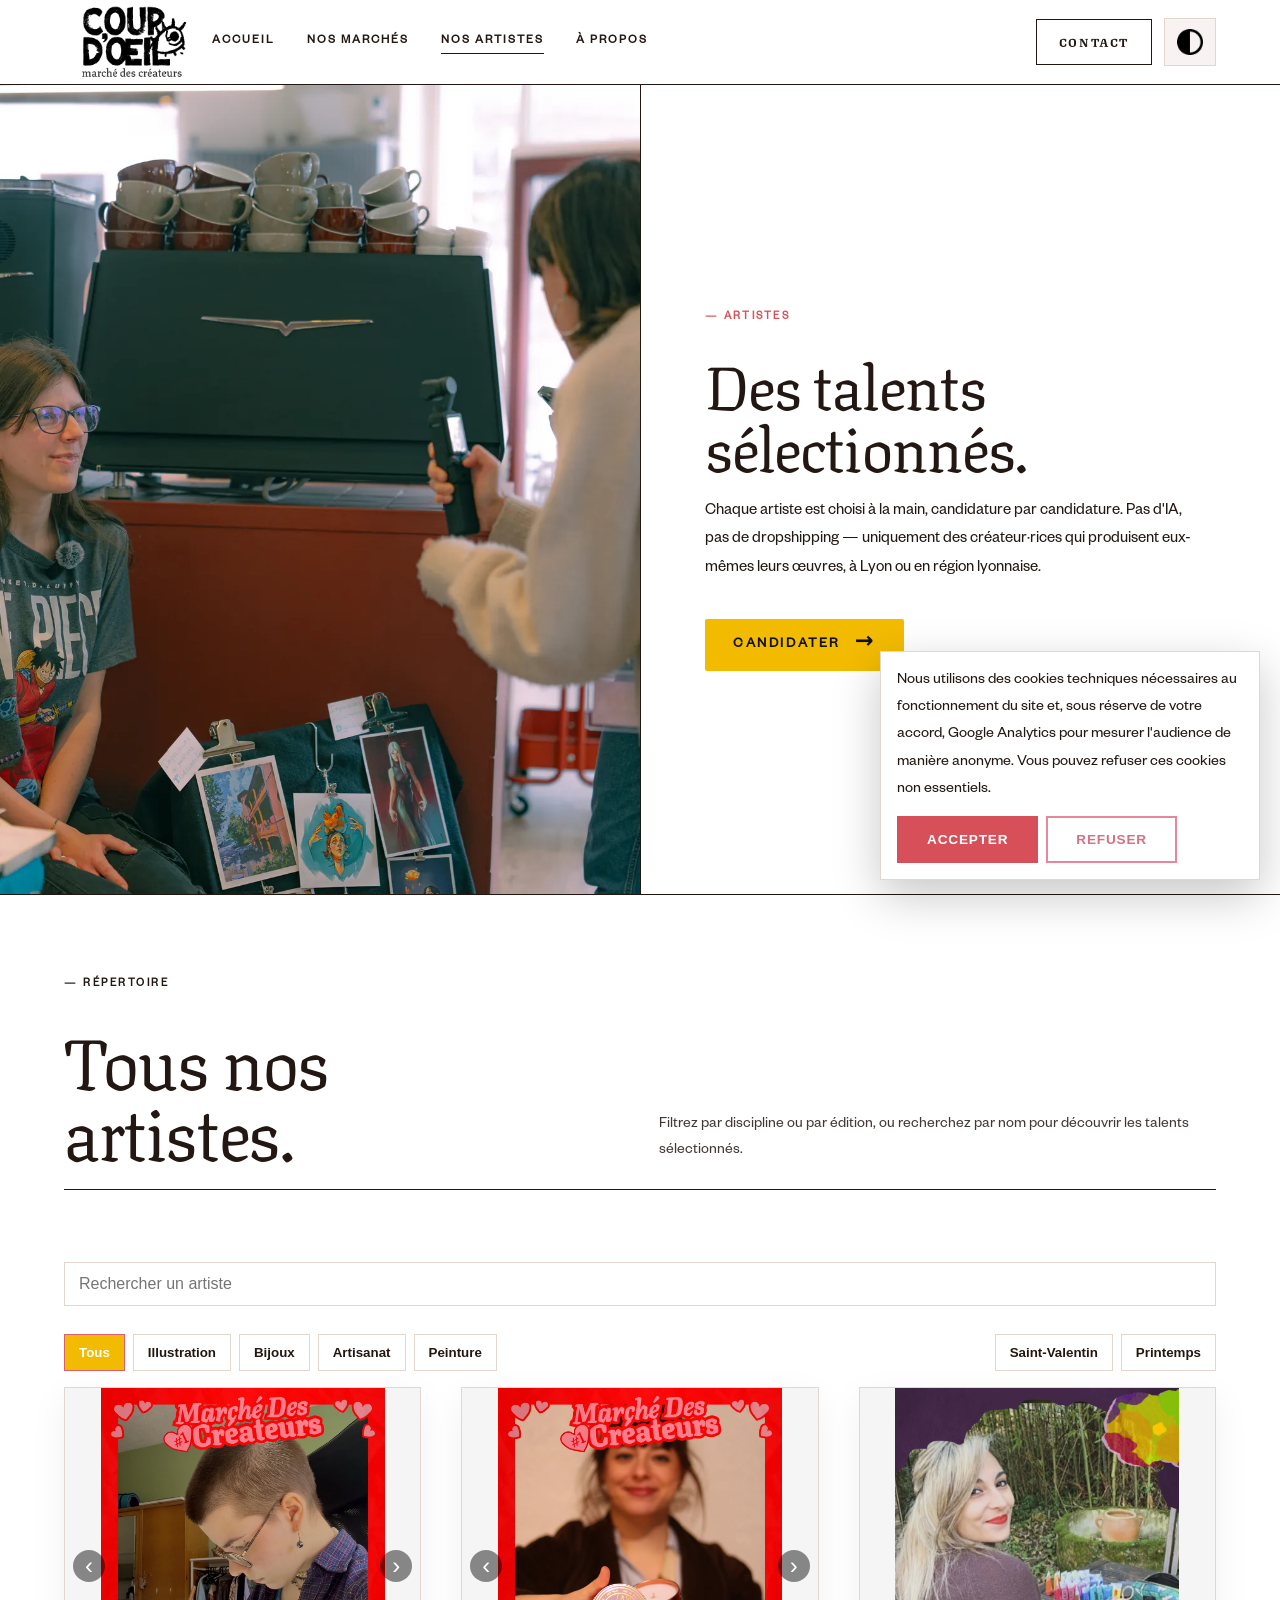
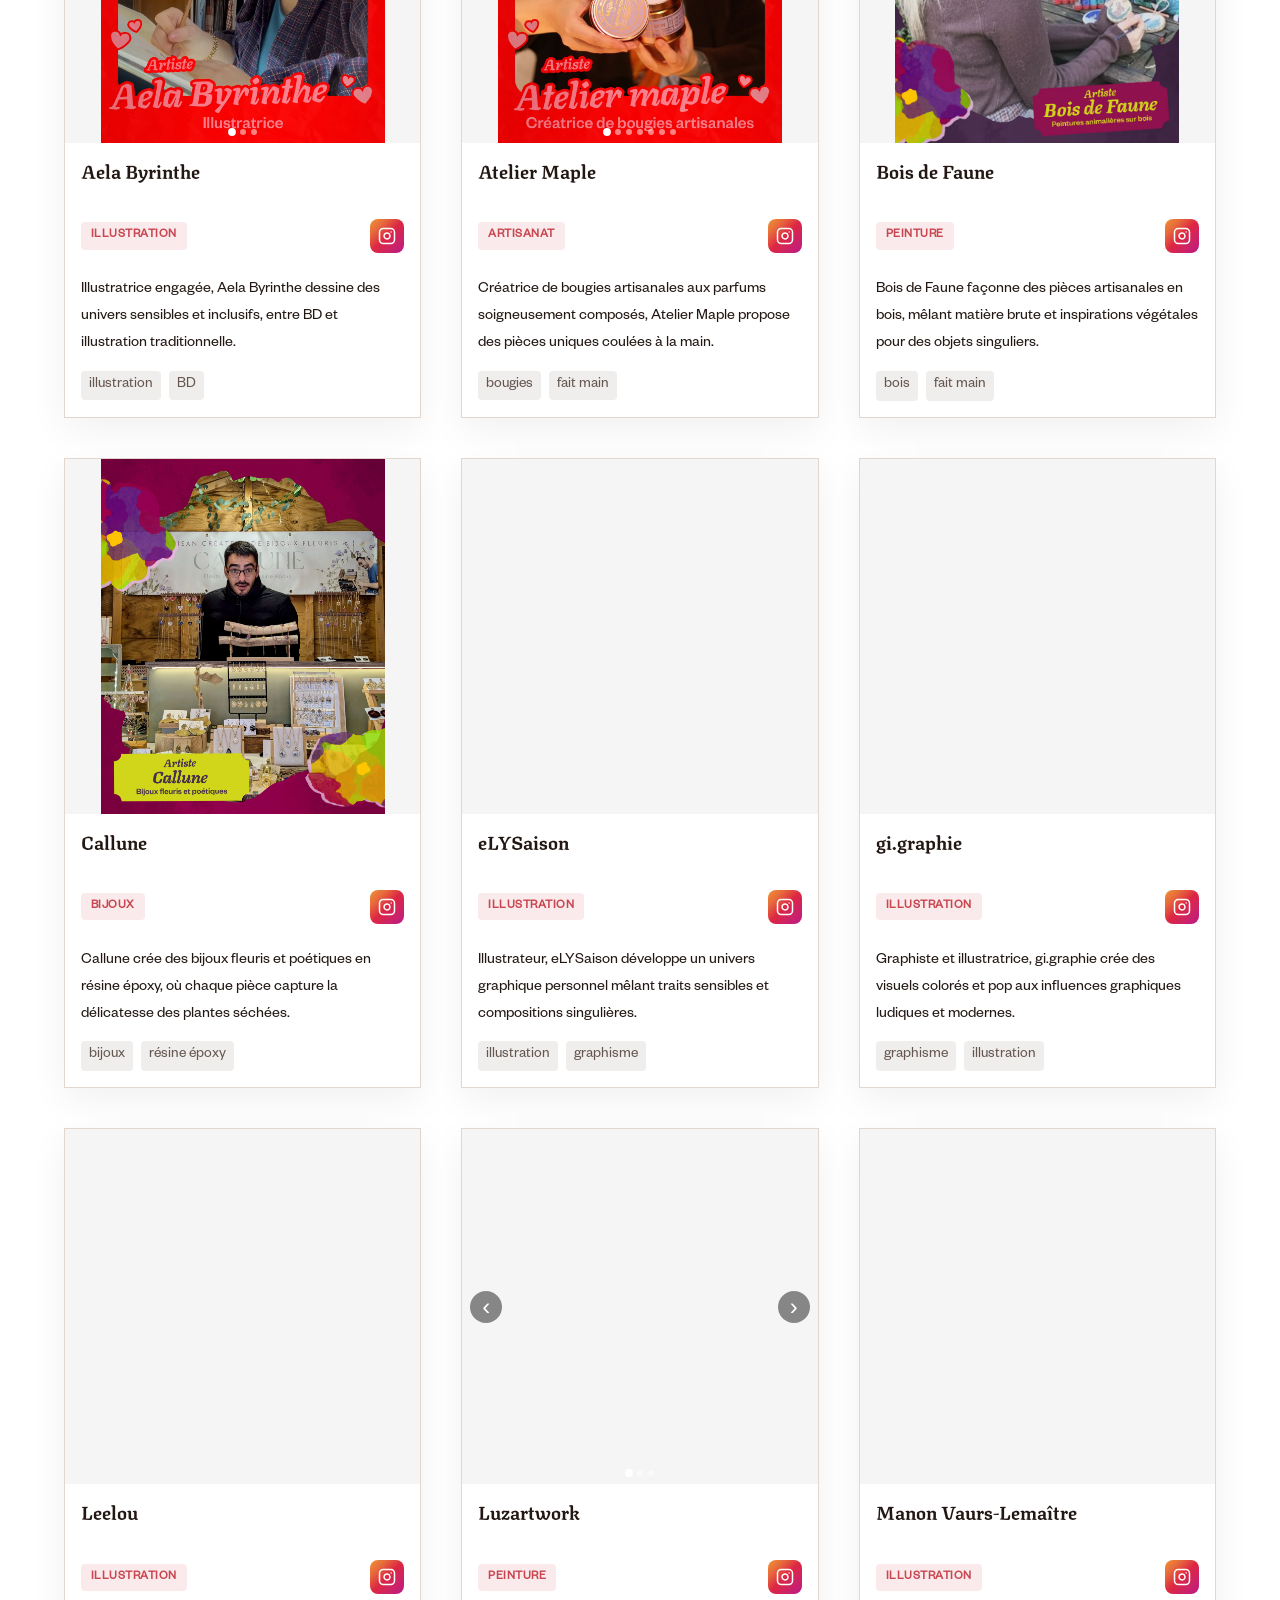
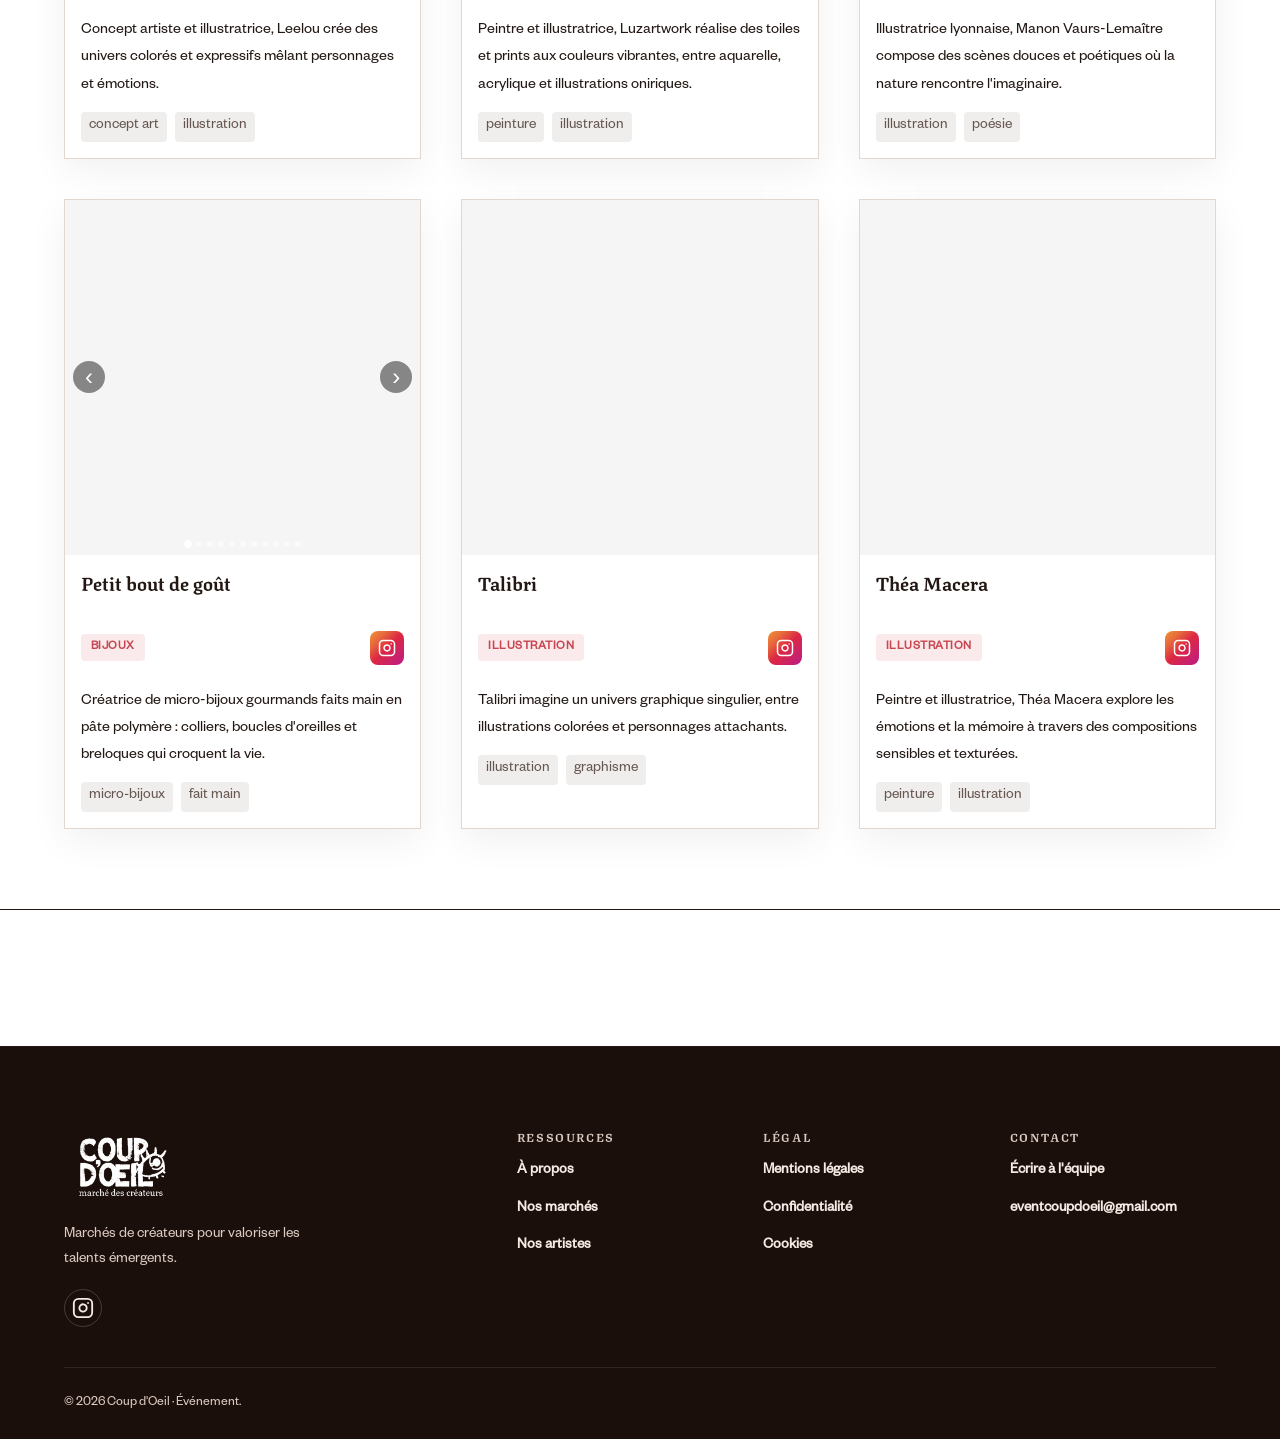
<file: coupdoeil-site/pages/artists.html>
<!DOCTYPE html>
<html lang="fr" data-theme="light">
  <head>
    <meta charset="UTF-8" />
    <meta name="viewport" content="width=device-width, initial-scale=1.0" />
    <title>Nos artistes – Coup d'Oeil</title>
    <meta
      name="description"
      content="Répertoire filtrable des artistes Coup d'Oeil : illustration, bijoux, photo, textile, sculpture."
    />
    <meta property="og:title" content="Nos artistes – Coup d'Oeil" />
    <meta property="og:description" content="Découvrez les artistes sélectionnés pour les marchés Coup d'Oeil : illustration, bijoux, photographie et plus." />
    <link rel="stylesheet" href="../assets/css/main.css" />
    <link rel="stylesheet" href="../assets/css/forms.css" />
    <link rel="icon" href="../assets/img/logo/FAVICON_COUP_OEIL-01.png" type="image/x-icon" />
    <!-- Google Analytics 4 (Consent Mode v2) -->
    <script>
      window.dataLayer = window.dataLayer || [];
      function gtag(){dataLayer.push(arguments);}
      gtag('consent', 'default', {
        ad_storage: 'denied',
        ad_user_data: 'denied',
        ad_personalization: 'denied',
        analytics_storage: 'denied',
        functionality_storage: 'granted',
        security_storage: 'granted',
        wait_for_update: 500
      });
      gtag('js', new Date());
      gtag('config', 'G-PNR328WM2J', { anonymize_ip: true });
    </script>
    <script async src="https://www.googletagmanager.com/gtag/js?id=G-PNR328WM2J"></script>
  </head>
  <body>
    <a class="skip-link" href="#contenu">Aller au contenu</a>
    <header>
      <div class="navbar" role="navigation" aria-label="Navigation principale">
        <a class="logo" href="../index.html">
          <img
            src="../assets/img/logo/nobg_logo_light.webp"
            alt="Logo Coup d'Oeil"
            class="logo-img logo-img--light"
            decoding="async"
          />
          <img
            src="../assets/img/logo/nobg_logo_dark.webp"
            alt=""
            class="logo-img logo-img--dark"
            aria-hidden="true"
            decoding="async"
          />
          <span class="sr-only">Coup d'Oeil</span>
        </a>
        <nav>
          <ul class="nav-links">
            <li><a data-page="index.html" href="../index.html">Accueil</a></li>
            <li>
              <a data-page="pages/events.html" href="events.html"
                >Nos marchés</a
              >
            </li>
            <li>
              <a data-page="pages/artists.html" href="artists.html"
                >Nos artistes</a
              >
            </li>
            <li>
              <a data-page="pages/about.html" href="about.html">À propos</a>
            </li>
          </ul>
        </nav>
        <div class="nav-actions">
          <a class="nav-contact-btn" href="contact.html">Contact</a>
          <button
            class="theme-toggle"
            type="button"
            data-theme-toggle
            aria-pressed="false"
            aria-label="Basculer le thème"
          >
            <img
              src="../assets/img/logo/light_dark.webp"
              alt=""
              class="theme-toggle__icon"
              aria-hidden="true"
              decoding="async"
            />
          </button>
          <button class="nav-burger" type="button" aria-expanded="false" aria-label="Ouvrir le menu" data-nav-toggle>
            <span class="nav-burger__line"></span>
          </button>
        </div>
      </div>
    </header>

    <main id="contenu">

      <!-- ─── INTRO — split (image / texte) ─── -->
      <section class="split">
        <div class="split__media">
          <img src="../assets/img/event/saintValentin/coupdoeuil-done-3.webp" alt="Créations d'artistes au marché Coup d'Oeil" loading="lazy" />
        </div>
        <div class="split__content">
          <p class="split__kicker">Artistes</p>
          <h1 class="split__title">Des talents<br>sélectionnés.</h1>
          <p class="split__text">
            Chaque artiste est choisi à la main, candidature par candidature. Pas d'IA, pas de dropshipping — uniquement des créateur·rices qui produisent eux-mêmes leurs œuvres, à Lyon ou en région lyonnaise.
          </p>
          <a class="split__cta" href="contact.html">Candidater</a>
        </div>
      </section>

      <!-- ─── GALERIE FILTRÉE ─── -->
      <section class="ed-section" id="galerie">
        <div class="ed-section__head">
          <p class="ed-section__kicker">Répertoire</p>
          <div>
            <h2 class="ed-section__title">Tous nos<br>artistes.</h2>
            <p class="ed-section__intro">
              Filtrez par discipline ou par édition, ou recherchez par nom pour découvrir les talents sélectionnés.
            </p>
          </div>
        </div>
        <input
          class="search-input"
          type="search"
          placeholder="Rechercher un artiste"
          aria-label="Rechercher un artiste"
          data-search
        />
        <div class="pill-nav" role="tablist" aria-label="Filtrer par catégorie">
          <button class="active" data-filter="all">Tous</button>
          <button data-filter="illustration">Illustration</button>
          <button data-filter="bijoux">Bijoux</button>
          <button data-filter="artisanat">Artisanat</button>
          <button data-filter="peinture">Peinture</button>
          <span class="pill-nav-spacer" aria-hidden="true"></span>
          <button data-event="saint-valentin">Saint-Valentin</button>
          <button data-event="printemps">Printemps</button>
        </div>
        <div class="card-grid card-grid--artists" data-artists aria-live="polite"></div>
      </section>

    </main>
    <footer>
      <div class="footer-content">
        <div>
          <img src="../assets/img/logo/nobg_logo_light.webp" alt="Coup d'Oeil" class="footer-logo" />
          <p>Marchés de créateurs pour valoriser les talents émergents.</p>
          <div class="footer-social">
            <a href="https://www.instagram.com/coupdoeil_event/" target="_blank" rel="noopener" aria-label="Instagram de Coup d'Oeil" class="footer-social__link">
              <svg xmlns="http://www.w3.org/2000/svg" width="22" height="22" viewBox="0 0 24 24" fill="none" stroke="currentColor" stroke-width="2" stroke-linecap="round" stroke-linejoin="round" aria-hidden="true"><rect x="2" y="2" width="20" height="20" rx="5" ry="5"/><path d="M16 11.37A4 4 0 1 1 12.63 8 4 4 0 0 1 16 11.37z"/><line x1="17.5" y1="6.5" x2="17.51" y2="6.5"/></svg>
            </a>
          </div>
        </div>
        <div>
          <h4>Ressources</h4>
          <ul>
            <li><a href="about.html">À propos</a></li>
            <li><a href="events.html">Nos marchés</a></li>
            <li><a href="artists.html">Nos artistes</a></li>
          </ul>
        </div>
        <div>
          <h4>Légal</h4>
          <ul>
            <li><a href="legal.html">Mentions légales</a></li>
            <li><a href="privacy.html">Confidentialité</a></li>
            <li><a href="cookies.html">Cookies</a></li>
          </ul>
        </div>
        <div>
          <h4>Contact</h4>
          <ul>
            <li><a href="contact.html">Écrire à l'équipe</a></li>
            <li>
              <a href="mailto:eventcoupdoeil@gmail.com"
                >eventcoupdoeil@gmail.com</a
              >
            </li>
          </ul>
        </div>
      </div>
      <div class="footer-bottom">© 2026 Coup d'Oeil · Événement.</div>
    </footer>
    <div class="cookie-banner" role="dialog" aria-label="Bandeau cookies">
      <p>
        Nous utilisons des cookies techniques nécessaires au fonctionnement du
        site et, sous réserve de votre accord, Google Analytics pour mesurer
        l'audience de manière anonyme. Vous pouvez refuser ces cookies non
        essentiels.
      </p>
      <div class="cookie-actions">
        <button class="btn" data-action="accept">Accepter</button>
        <button class="btn secondary" data-action="deny">Refuser</button>
      </div>
    </div>
    <script src="../assets/js/main.js"></script>
    <script src="../assets/js/artists.js"></script>
  </body>
</html>
</file>
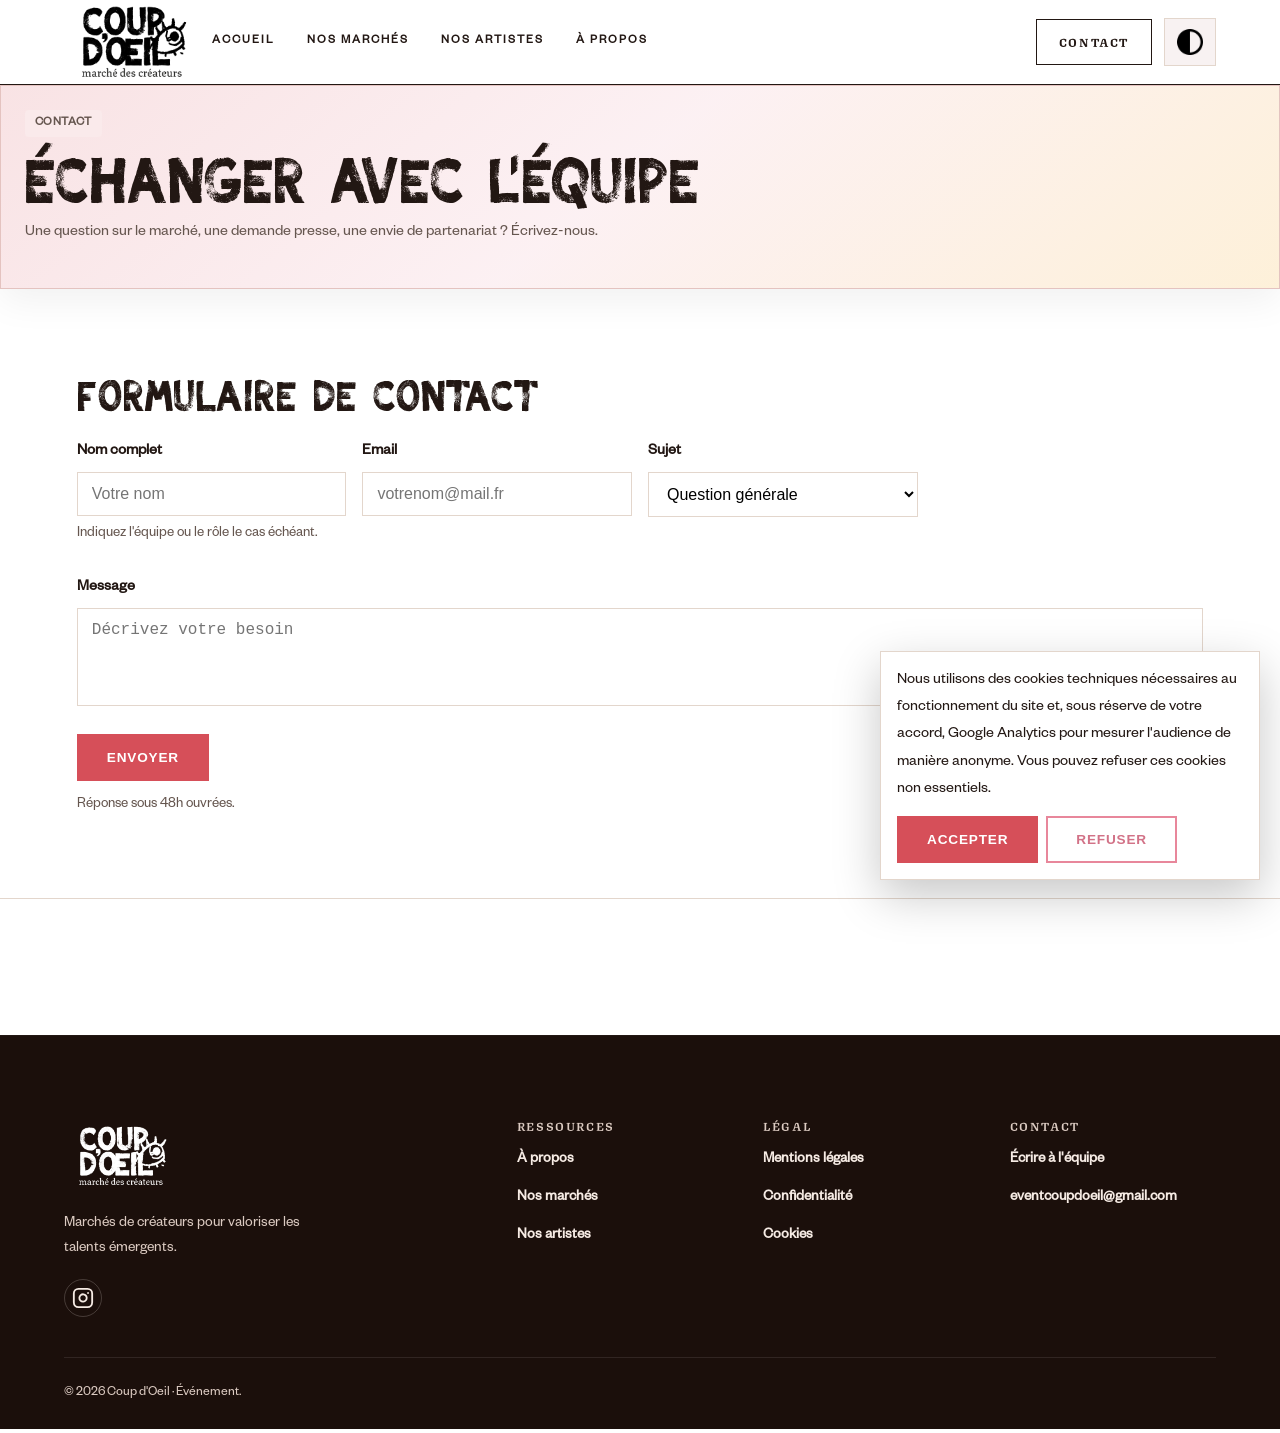
<file: coupdoeil-site/pages/contact.html>
<!DOCTYPE html>
<html lang="fr" data-theme="light">
  <head>
    <meta charset="UTF-8" />
    <meta name="viewport" content="width=device-width, initial-scale=1.0" />
    <title>Contact – Coup d'Oeil</title>
    <meta
      name="description"
      content="Contactez l'équipe Coup d'Oeil pour les questions, partenariats ou presse."
    />
    <meta property="og:title" content="Contact – Coup d'Oeil" />
    <meta property="og:description" content="Contactez l'équipe Coup d'Oeil pour vos questions, partenariats ou demandes presse." />
    <link rel="stylesheet" href="../assets/css/main.css" />
    <link rel="stylesheet" href="../assets/css/forms.css" />
    <link rel="icon" href="../assets/img/logo/FAVICON_COUP_OEIL-01.png" type="image/x-icon" />
    <!-- Google Analytics 4 (Consent Mode v2) -->
    <script>
      window.dataLayer = window.dataLayer || [];
      function gtag(){dataLayer.push(arguments);}
      gtag('consent', 'default', {
        ad_storage: 'denied',
        ad_user_data: 'denied',
        ad_personalization: 'denied',
        analytics_storage: 'denied',
        functionality_storage: 'granted',
        security_storage: 'granted',
        wait_for_update: 500
      });
      gtag('js', new Date());
      gtag('config', 'G-PNR328WM2J', { anonymize_ip: true });
    </script>
    <script async src="https://www.googletagmanager.com/gtag/js?id=G-PNR328WM2J"></script>
  </head>
  <body>
    <a class="skip-link" href="#contenu">Aller au contenu</a>
    <header>
      <div class="navbar" role="navigation" aria-label="Navigation principale">
        <a class="logo" href="../index.html">
          <img
            src="../assets/img/logo/nobg_logo_light.webp"
            alt="Logo Coup d'Oeil"
            class="logo-img logo-img--light"
            decoding="async"
          />
          <img
            src="../assets/img/logo/nobg_logo_dark.webp"
            alt=""
            class="logo-img logo-img--dark"
            aria-hidden="true"
            decoding="async"
          />
          <span class="sr-only">Coup d'Oeil</span>
        </a>
        <nav>
          <ul class="nav-links">
            <li><a data-page="index.html" href="../index.html">Accueil</a></li>
            <li>
              <a data-page="pages/events.html" href="events.html"
                >Nos marchés</a
              >
            </li>
            <li>
              <a data-page="pages/artists.html" href="artists.html"
                >Nos artistes</a
              >
            </li>
            <li>
              <a data-page="pages/about.html" href="about.html">À propos</a>
            </li>
          </ul>
        </nav>
        <div class="nav-actions">
          <a class="nav-contact-btn" href="contact.html">Contact</a>
          <button
            class="theme-toggle"
            type="button"
            data-theme-toggle
            aria-pressed="false"
            aria-label="Basculer le thème"
          >
            <img
              src="../assets/img/logo/light_dark.webp"
              alt=""
              class="theme-toggle__icon"
              aria-hidden="true"
              decoding="async"
            />
          </button>
          <button class="nav-burger" type="button" aria-expanded="false" aria-label="Ouvrir le menu" data-nav-toggle>
            <span class="nav-burger__line"></span>
          </button>
        </div>
      </div>
    </header>
    <main id="contenu">
      <section class="hero">
        <div>
          <p class="badge">Contact</p>
          <h1>Échanger avec l'équipe</h1>
          <p>
            Une question sur le marché, une demande presse, une envie de
            partenariat ? Écrivez-nous.
          </p>
        </div>
      </section>
      <section class="section">
        <div class="section-header">
          <h2>Formulaire de contact</h2>
        </div>
        <form class="form-grid" data-form="contact" data-endpoint="https://formsubmit.co/ajax/eventcoupdoeil@gmail.com" data-subject="Contact – Coup d'Oeil">
          <div class="form-group">
            <label for="name">Nom complet</label>
            <input id="name" name="name" type="text" placeholder="Votre nom" required />
            <p class="helper">Indiquez l'équipe ou le rôle le cas échéant.</p>
          </div>
          <div class="form-group">
            <label for="email">Email</label>
            <input id="email" name="email" type="email" placeholder="votrenom@mail.fr" required />
          </div>
          <div class="form-group">
            <label for="topic">Sujet</label>
            <select id="topic" name="subject">
              <option>Question générale</option>
              <option>Partenariat</option>
              <option>Presse</option>
              <option>Inscription</option>
              <option>Autre</option>
            </select>
          </div>
          <div class="form-group" style="grid-column: 1 / -1">
            <label for="message">Message</label>
            <textarea
              id="message"
              name="message"
              rows="4"
              placeholder="Décrivez votre besoin"
              required
            ></textarea>
          </div>
          <div class="form-actions">
            <button class="btn" type="submit">Envoyer</button>
            <p data-status class="helper" aria-live="polite">Réponse sous 48h ouvrées.</p>
          </div>
        </form>
      </section>
    </main>
    <footer>
      <div class="footer-content">
        <div>
          <img src="../assets/img/logo/nobg_logo_light.webp" alt="Coup d'Oeil" class="footer-logo" />
          <p>Marchés de créateurs pour valoriser les talents émergents.</p>
          <div class="footer-social">
            <a href="https://www.instagram.com/coupdoeil_event/" target="_blank" rel="noopener" aria-label="Instagram de Coup d'Oeil" class="footer-social__link">
              <svg xmlns="http://www.w3.org/2000/svg" width="22" height="22" viewBox="0 0 24 24" fill="none" stroke="currentColor" stroke-width="2" stroke-linecap="round" stroke-linejoin="round" aria-hidden="true"><rect x="2" y="2" width="20" height="20" rx="5" ry="5"/><path d="M16 11.37A4 4 0 1 1 12.63 8 4 4 0 0 1 16 11.37z"/><line x1="17.5" y1="6.5" x2="17.51" y2="6.5"/></svg>
            </a>
          </div>
        </div>
        <div>
          <h4>Ressources</h4>
          <ul>
            <li><a href="about.html">À propos</a></li>
            <li><a href="events.html">Nos marchés</a></li>
            <li><a href="artists.html">Nos artistes</a></li>
          </ul>
        </div>
        <div>
          <h4>Légal</h4>
          <ul>
            <li><a href="legal.html">Mentions légales</a></li>
            <li><a href="privacy.html">Confidentialité</a></li>
            <li><a href="cookies.html">Cookies</a></li>
          </ul>
        </div>
        <div>
          <h4>Contact</h4>
          <ul>
            <li><a href="contact.html">Écrire à l'équipe</a></li>
            <li>
              <a href="mailto:eventcoupdoeil@gmail.com"
                >eventcoupdoeil@gmail.com</a
              >
            </li>
          </ul>
        </div>
      </div>
      <div class="footer-bottom">© 2026 Coup d'Oeil · Événement.</div>
    </footer>
    <div class="cookie-banner" role="dialog" aria-label="Bandeau cookies">
      <p>
        Nous utilisons des cookies techniques nécessaires au fonctionnement du
        site et, sous réserve de votre accord, Google Analytics pour mesurer
        l'audience de manière anonyme. Vous pouvez refuser ces cookies non
        essentiels.
      </p>
      <div class="cookie-actions">
        <button class="btn" data-action="accept">Accepter</button>
        <button class="btn secondary" data-action="deny">Refuser</button>
      </div>
    </div>
    <script src="../assets/js/main.js"></script>
    <script src="../assets/js/forms.js"></script>
  </body>
</html>
</file>
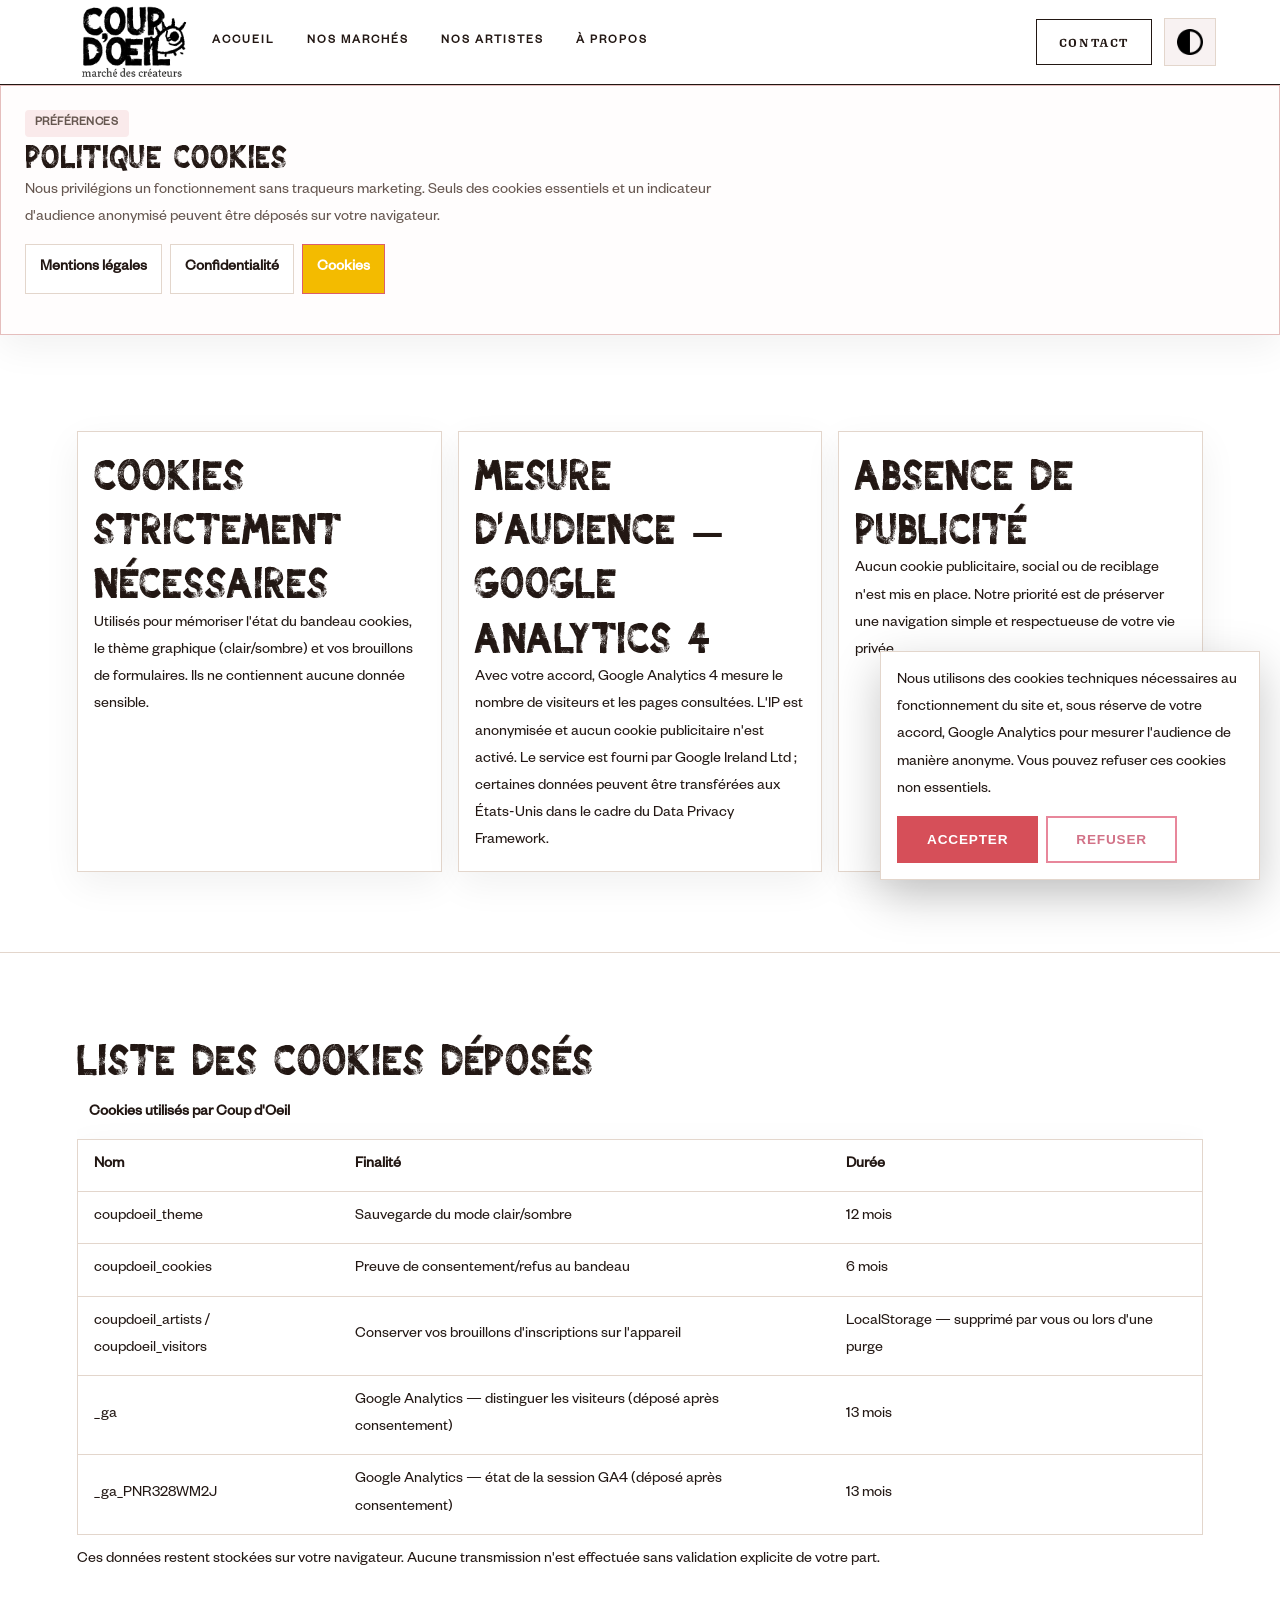
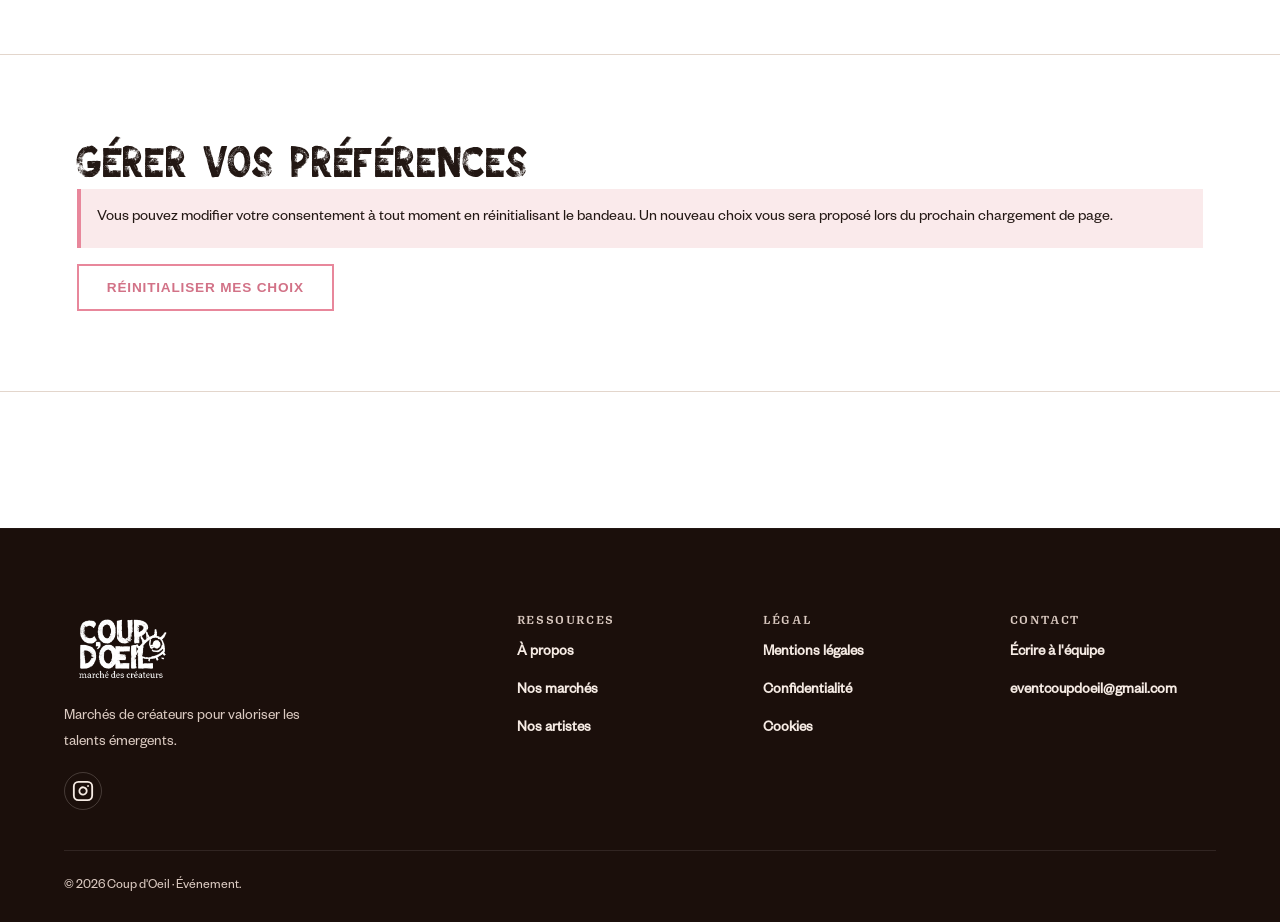
<file: coupdoeil-site/pages/cookies.html>
<!DOCTYPE html>
<html lang="fr" data-theme="light">
  <head>
    <meta charset="UTF-8" />
    <meta name="viewport" content="width=device-width, initial-scale=1.0" />
    <title>Cookies – Coup d'Oeil</title>
    <meta
      name="description"
      content="Politique cookies du site Coup d'Oeil : types de cookies, choix des visiteurs."
    />
    <meta property="og:title" content="Cookies – Coup d'Oeil" />
    <meta property="og:description" content="Politique de cookies et gestion des préférences sur le site Coup d'Oeil." />
    <link rel="stylesheet" href="../assets/css/main.css" />
    <link rel="stylesheet" href="../assets/css/forms.css" />
    <link rel="icon" href="../assets/img/logo/FAVICON_COUP_OEIL-01.png" type="image/x-icon" />
    <!-- Google Analytics 4 (Consent Mode v2) -->
    <script>
      window.dataLayer = window.dataLayer || [];
      function gtag(){dataLayer.push(arguments);}
      gtag('consent', 'default', {
        ad_storage: 'denied',
        ad_user_data: 'denied',
        ad_personalization: 'denied',
        analytics_storage: 'denied',
        functionality_storage: 'granted',
        security_storage: 'granted',
        wait_for_update: 500
      });
      gtag('js', new Date());
      gtag('config', 'G-PNR328WM2J', { anonymize_ip: true });
    </script>
    <script async src="https://www.googletagmanager.com/gtag/js?id=G-PNR328WM2J"></script>
  </head>
  <body>
    <a class="skip-link" href="#contenu">Aller au contenu</a>
    <header>
      <div class="navbar" role="navigation" aria-label="Navigation principale">
        <a class="logo" href="../index.html">
          <img
            src="../assets/img/logo/nobg_logo_light.webp"
            alt="Logo Coup d'Oeil"
            class="logo-img logo-img--light"
            decoding="async"
          />
          <img
            src="../assets/img/logo/nobg_logo_dark.webp"
            alt=""
            class="logo-img logo-img--dark"
            aria-hidden="true"
            decoding="async"
          />
          <span class="sr-only">Coup d'Oeil</span>
        </a>
        <nav>
          <ul class="nav-links">
            <li><a data-page="index.html" href="../index.html">Accueil</a></li>
            <li>
              <a data-page="pages/events.html" href="events.html"
                >Nos marchés</a
              >
            </li>
            <li>
              <a data-page="pages/artists.html" href="artists.html"
                >Nos artistes</a
              >
            </li>
            <li>
              <a data-page="pages/about.html" href="about.html">À propos</a>
            </li>
          </ul>
        </nav>
        <div class="nav-actions">
          <a class="nav-contact-btn" href="contact.html">Contact</a>
          <button
            class="theme-toggle"
            type="button"
            data-theme-toggle
            aria-pressed="false"
            aria-label="Basculer le thème"
          >
            <img
              src="../assets/img/logo/light_dark.webp"
              alt=""
              class="theme-toggle__icon"
              aria-hidden="true"
              decoding="async"
            />
          </button>
          <button class="nav-burger" type="button" aria-expanded="false" aria-label="Ouvrir le menu" data-nav-toggle>
            <span class="nav-burger__line"></span>
          </button>
        </div>
      </div>
    </header>
    <main id="contenu">
      <section class="section legal-hero">
        <p class="badge">Préférences</p>
        <h1>Politique cookies</h1>
        <p>
          Nous privilégions un fonctionnement sans traqueurs marketing. Seuls des
          cookies essentiels et un indicateur d'audience anonymisé peuvent être
          déposés sur votre navigateur.
        </p>
        <div class="pill-nav" role="navigation" aria-label="Navigation juridique">
          <a href="legal.html">Mentions légales</a>
          <a href="privacy.html">Confidentialité</a>
          <a class="active" href="cookies.html">Cookies</a>
        </div>
      </section>
      <section class="section">
        <div class="legal-columns">
          <article class="card">
            <h2>Cookies strictement nécessaires</h2>
            <p>
              Utilisés pour mémoriser l'état du bandeau cookies, le thème
              graphique (clair/sombre) et vos brouillons de formulaires. Ils ne
              contiennent aucune donnée sensible.
            </p>
          </article>
          <article class="card">
            <h2>Mesure d'audience — Google Analytics 4</h2>
            <p>
              Avec votre accord, Google Analytics 4 mesure le nombre de visiteurs
              et les pages consultées. L'IP est anonymisée et aucun cookie
              publicitaire n'est activé. Le service est fourni par Google Ireland
              Ltd ; certaines données peuvent être transférées aux États-Unis dans
              le cadre du Data Privacy Framework.
            </p>
          </article>
          <article class="card">
            <h2>Absence de publicité</h2>
            <p>
              Aucun cookie publicitaire, social ou de reciblage n'est mis en
              place. Notre priorité est de préserver une navigation simple et
              respectueuse de votre vie privée.
            </p>
          </article>
        </div>
      </section>
      <section class="section">
        <h2>Liste des cookies déposés</h2>
        <div class="table-scroll">
          <table class="table-simple">
            <caption>Cookies utilisés par Coup d'Oeil</caption>
            <thead>
              <tr>
                <th>Nom</th>
                <th>Finalité</th>
                <th>Durée</th>
              </tr>
            </thead>
            <tbody>
              <tr>
                <td>coupdoeil_theme</td>
                <td>Sauvegarde du mode clair/sombre</td>
                <td>12 mois</td>
              </tr>
              <tr>
                <td>coupdoeil_cookies</td>
                <td>Preuve de consentement/refus au bandeau</td>
                <td>6 mois</td>
              </tr>
              <tr>
                <td>coupdoeil_artists / coupdoeil_visitors</td>
                <td>Conserver vos brouillons d'inscriptions sur l'appareil</td>
                <td>LocalStorage — supprimé par vous ou lors d'une purge</td>
              </tr>
              <tr>
                <td>_ga</td>
                <td>Google Analytics — distinguer les visiteurs (déposé après consentement)</td>
                <td>13 mois</td>
              </tr>
              <tr>
                <td>_ga_PNR328WM2J</td>
                <td>Google Analytics — état de la session GA4 (déposé après consentement)</td>
                <td>13 mois</td>
              </tr>
            </tbody>
          </table>
        </div>
        <p style="margin-top: var(--spacing-sm);">
          Ces données restent stockées sur votre navigateur. Aucune transmission
          n'est effectuée sans validation explicite de votre part.
        </p>
      </section>
      <section class="section">
        <h2>Gérer vos préférences</h2>
        <div class="legal-note">
          <p>
            Vous pouvez modifier votre consentement à tout moment en réinitialisant
            le bandeau. Un nouveau choix vous sera proposé lors du prochain
            chargement de page.
          </p>
        </div>
        <button
          class="btn secondary"
          style="margin-top: var(--spacing);"
          data-action="reset-cookies"
        >
          Réinitialiser mes choix
        </button>
      </section>
    </main>
    <footer>
      <div class="footer-content">
        <div>
          <img src="../assets/img/logo/nobg_logo_light.webp" alt="Coup d'Oeil" class="footer-logo" />
          <p>Marchés de créateurs pour valoriser les talents émergents.</p>
          <div class="footer-social">
            <a href="https://www.instagram.com/coupdoeil_event/" target="_blank" rel="noopener" aria-label="Instagram de Coup d'Oeil" class="footer-social__link">
              <svg xmlns="http://www.w3.org/2000/svg" width="22" height="22" viewBox="0 0 24 24" fill="none" stroke="currentColor" stroke-width="2" stroke-linecap="round" stroke-linejoin="round" aria-hidden="true"><rect x="2" y="2" width="20" height="20" rx="5" ry="5"/><path d="M16 11.37A4 4 0 1 1 12.63 8 4 4 0 0 1 16 11.37z"/><line x1="17.5" y1="6.5" x2="17.51" y2="6.5"/></svg>
            </a>
          </div>
        </div>
        <div>
          <h4>Ressources</h4>
          <ul>
            <li><a href="about.html">À propos</a></li>
            <li><a href="events.html">Nos marchés</a></li>
            <li><a href="artists.html">Nos artistes</a></li>
          </ul>
        </div>
        <div>
          <h4>Légal</h4>
          <ul>
            <li><a href="legal.html">Mentions légales</a></li>
            <li><a href="privacy.html">Confidentialité</a></li>
            <li><a href="cookies.html">Cookies</a></li>
          </ul>
        </div>
        <div>
          <h4>Contact</h4>
          <ul>
            <li><a href="contact.html">Écrire à l'équipe</a></li>
            <li>
              <a href="mailto:eventcoupdoeil@gmail.com"
                >eventcoupdoeil@gmail.com</a
              >
            </li>
          </ul>
        </div>
      </div>
      <div class="footer-bottom">© 2026 Coup d'Oeil · Événement.</div>
    </footer>
    <div class="cookie-banner" role="dialog" aria-label="Bandeau cookies">
      <p>
        Nous utilisons des cookies techniques nécessaires au fonctionnement du
        site et, sous réserve de votre accord, Google Analytics pour mesurer
        l'audience de manière anonyme. Vous pouvez refuser ces cookies non
        essentiels.
      </p>
      <div class="cookie-actions">
        <button class="btn" data-action="accept">Accepter</button>
        <button class="btn secondary" data-action="deny">Refuser</button>
      </div>
    </div>
    <script src="../assets/js/main.js"></script>
  </body>
</html>
</file>
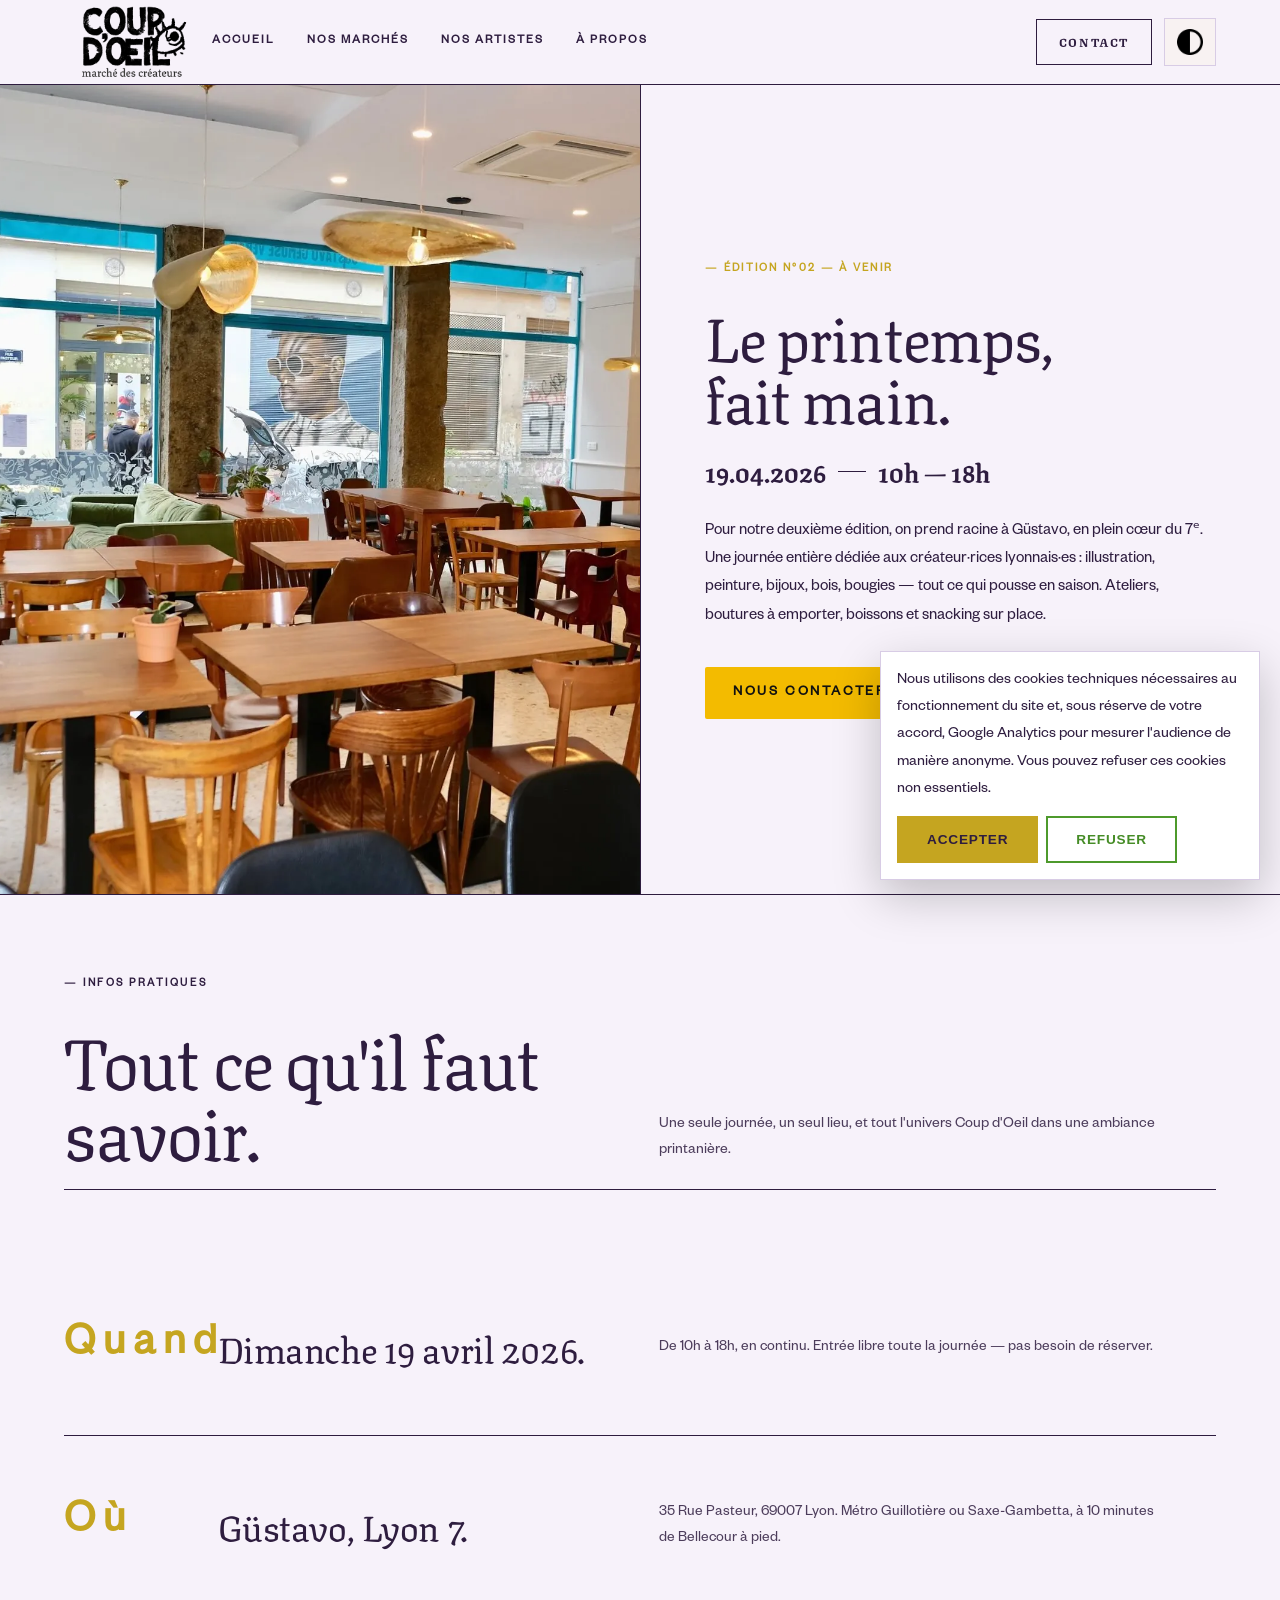
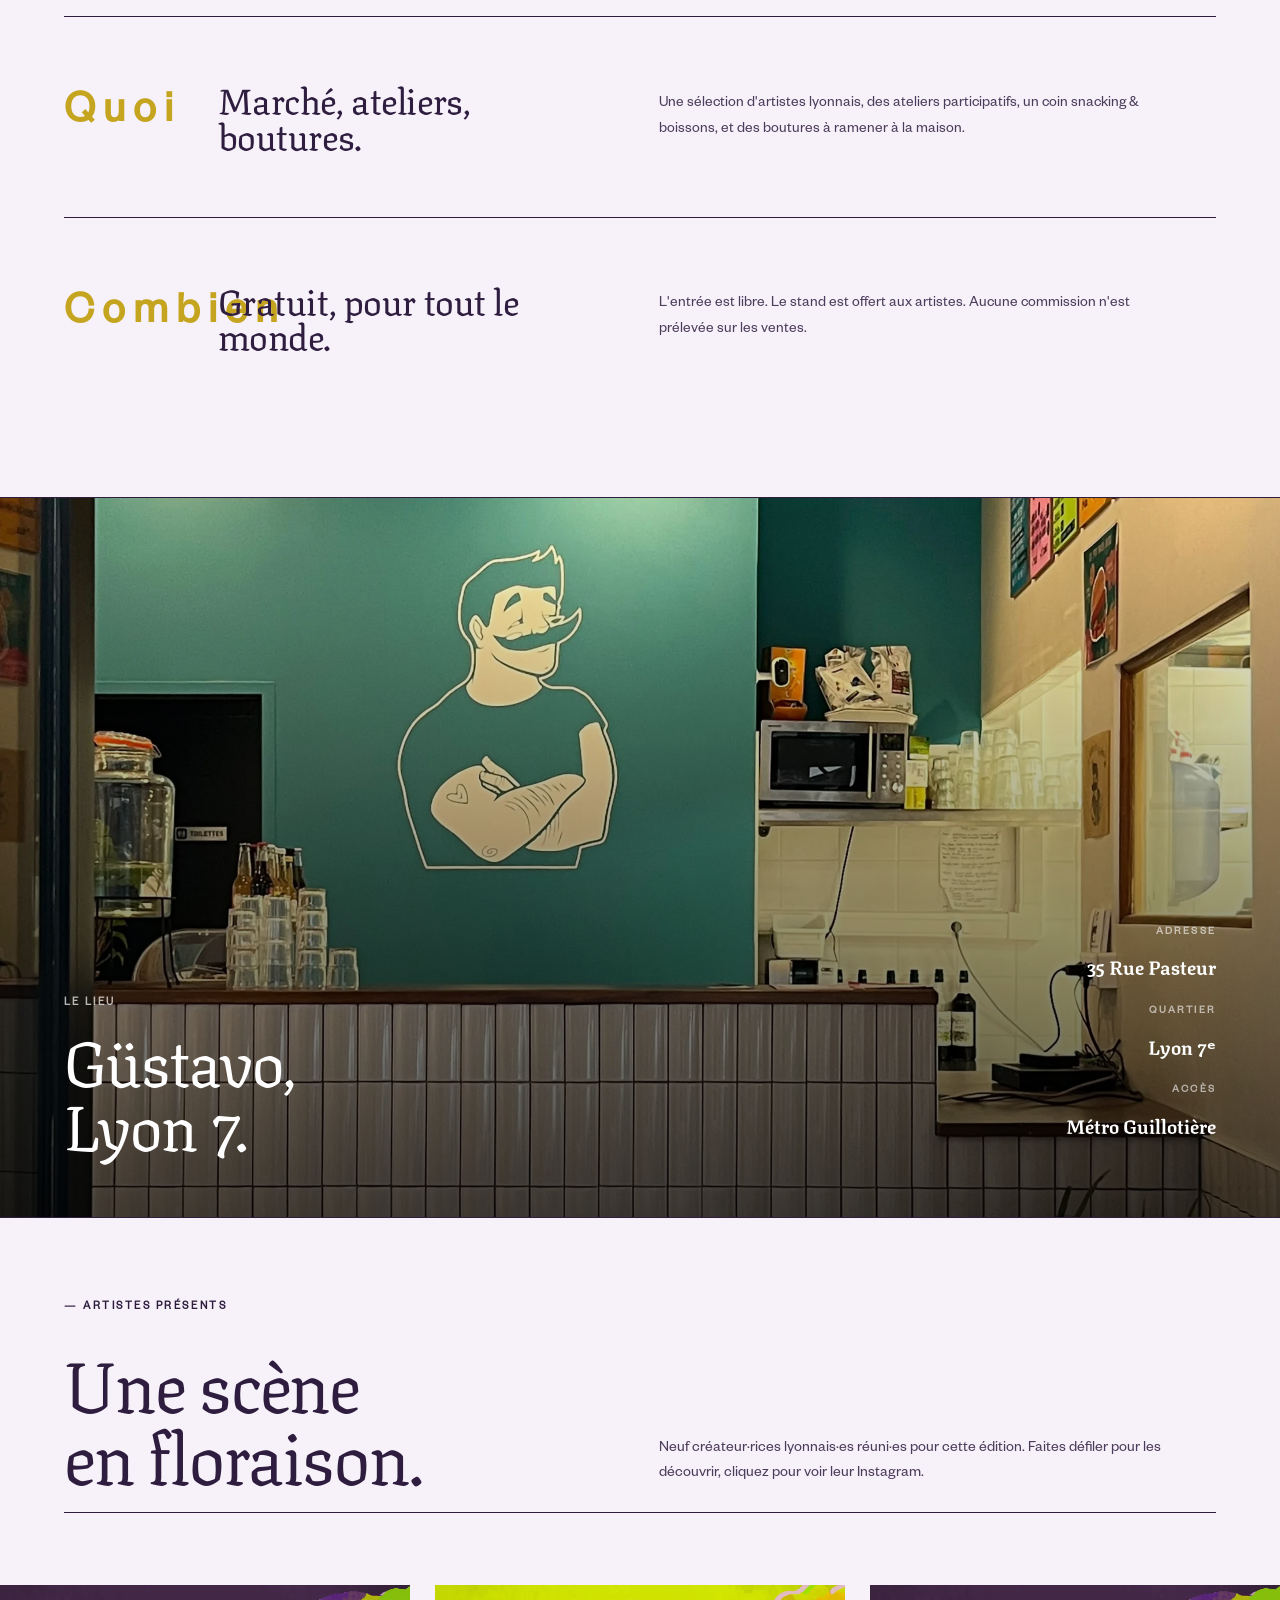
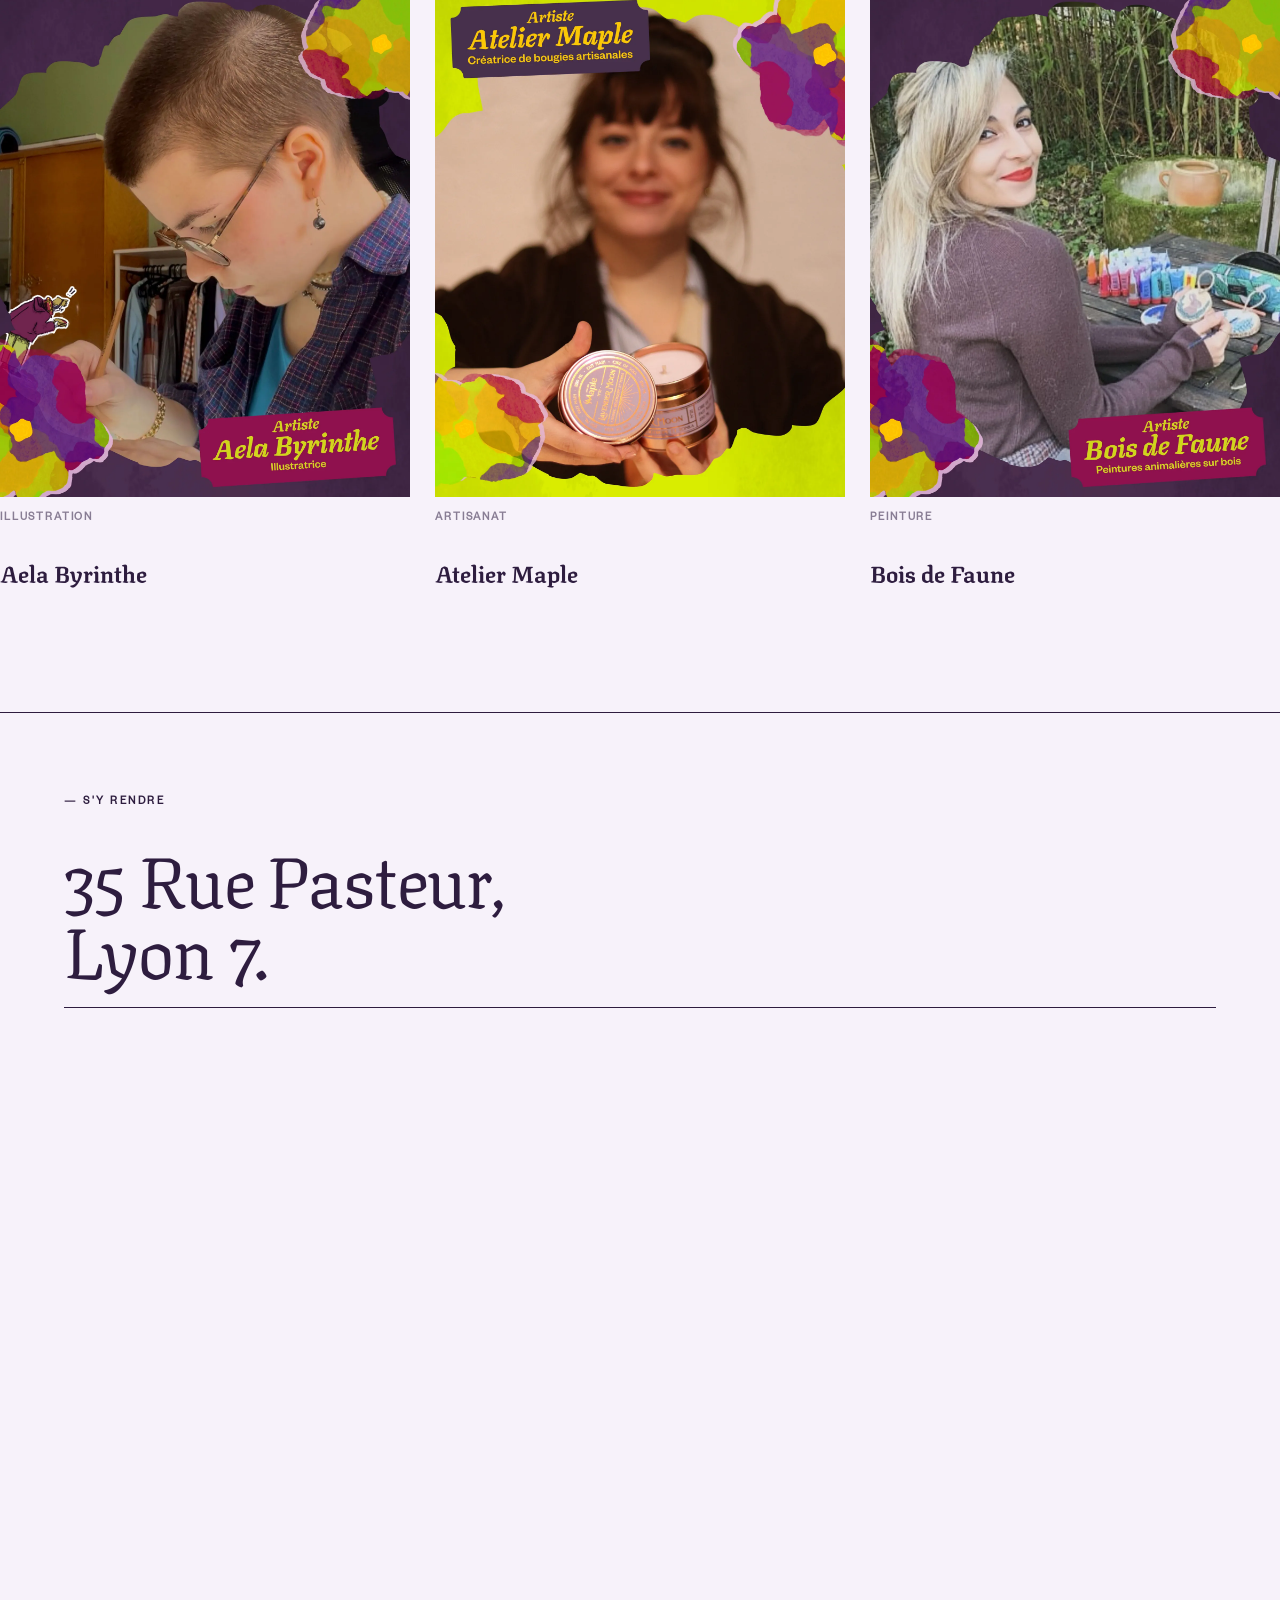
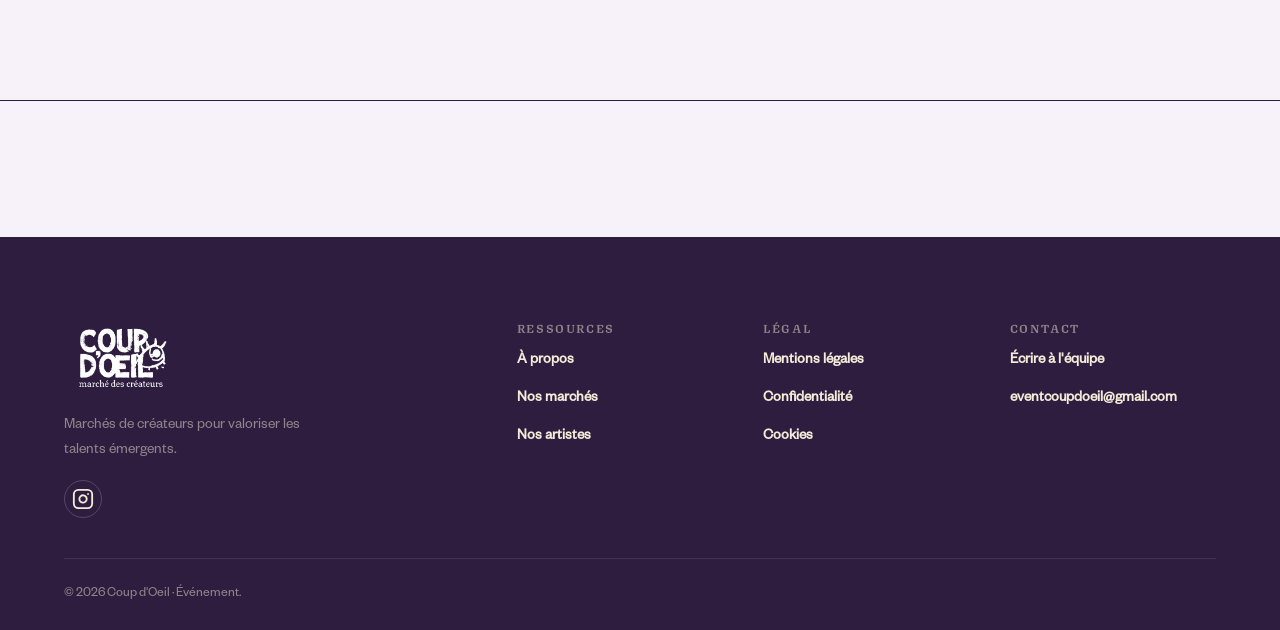
<file: coupdoeil-site/pages/edition-printemps.html>
<!DOCTYPE html>
<html lang="fr" data-theme="light" data-edition="printemps">
  <head>
    <meta charset="UTF-8" />
    <meta name="viewport" content="width=device-width, initial-scale=1.0" />
    <title>Édition Printemps – Coup d'Oeil</title>
    <meta
      name="description"
      content="Marché des Créateurs #2 — Dimanche 19 avril 2026 à Güstavo Lyon. Artistes lyonnais, créations de printemps, sans IA. Entrée libre."
    />
    <meta property="og:title" content="Édition Printemps – Coup d'Oeil" />
    <meta property="og:description" content="Dimanche 19 avril 2026 — Marché des Créateurs #2 à Güstavo Lyon. Artistes lyonnais, créations de printemps, sans IA. Entrée libre." />
    <link rel="stylesheet" href="../assets/css/main.css" />
    <link rel="stylesheet" href="../assets/css/forms.css" />
    <link rel="icon" href="../assets/img/logo/FAVICON_COUP_OEIL-01.png" type="image/x-icon" />
    <!-- Google Analytics 4 (Consent Mode v2) -->
    <script>
      window.dataLayer = window.dataLayer || [];
      function gtag(){dataLayer.push(arguments);}
      gtag('consent', 'default', {
        ad_storage: 'denied',
        ad_user_data: 'denied',
        ad_personalization: 'denied',
        analytics_storage: 'denied',
        functionality_storage: 'granted',
        security_storage: 'granted',
        wait_for_update: 500
      });
      gtag('js', new Date());
      gtag('config', 'G-PNR328WM2J', { anonymize_ip: true });
    </script>
    <script async src="https://www.googletagmanager.com/gtag/js?id=G-PNR328WM2J"></script>
  </head>
  <body>
    <a class="skip-link" href="#contenu">Aller au contenu</a>
    <header>
      <div class="navbar" role="navigation" aria-label="Navigation principale">
        <a class="logo" href="../index.html">
          <img src="../assets/img/logo/nobg_logo_light.webp" alt="Logo Coup d'Oeil" class="logo-img logo-img--light" decoding="async" />
          <img src="../assets/img/logo/nobg_logo_dark.webp" alt="" class="logo-img logo-img--dark" aria-hidden="true" decoding="async" />
          <span class="sr-only">Coup d'Oeil</span>
        </a>
        <nav>
          <ul class="nav-links">
            <li><a data-page="index.html" href="../index.html">Accueil</a></li>
            <li><a data-page="pages/events.html" href="events.html">Nos marchés</a></li>
            <li><a data-page="pages/artists.html" href="artists.html">Nos artistes</a></li>
            <li><a data-page="pages/about.html" href="about.html">À propos</a></li>
          </ul>
        </nav>
        <div class="nav-actions">
          <a class="nav-contact-btn" href="contact.html">Contact</a>
          <button class="theme-toggle" type="button" data-theme-toggle aria-pressed="false" aria-label="Basculer le thème">
            <img src="../assets/img/logo/light_dark.webp" alt="" class="theme-toggle__icon" aria-hidden="true" decoding="async" />
          </button>
          <button class="nav-burger" type="button" aria-expanded="false" aria-label="Ouvrir le menu" data-nav-toggle>
            <span class="nav-burger__line"></span>
          </button>
        </div>
      </div>
    </header>

    <main id="contenu">

      <!-- L'ÉDITION : split (image / texte) -->
      <section class="split" id="infos">
        <div class="split__media">
          <img src="../assets/img/event/Printemps/Gustavo2.webp" alt="Affiche Marché des Créateurs #2" loading="lazy" />
        </div>
        <div class="split__content">
          <p class="split__kicker">Édition n°02 — À venir</p>
          <h2 class="split__title">Le printemps,<br>fait main.</h2>
          <p class="split__date">19.04.2026 <span></span> 10h — 18h</p>
          <p class="split__text">
            Pour notre deuxième édition, on prend racine à Güstavo, en plein cœur du 7ᵉ. Une journée entière dédiée aux créateur·rices lyonnais·es&nbsp;: illustration, peinture, bijoux, bois, bougies — tout ce qui pousse en saison. Ateliers, boutures à emporter, boissons et snacking sur place.
          </p>
          <a class="split__cta" href="contact.html">Nous contacter</a>
        </div>
      </section>

      <!-- INFOS — liste éditoriale -->
      <section class="ed-section">
        <div class="ed-section__head">
          <p class="ed-section__kicker">Infos pratiques</p>
          <div>
            <h2 class="ed-section__title">Tout ce qu'il faut<br>savoir.</h2>
            <p class="ed-section__intro">
              Une seule journée, un seul lieu, et tout l'univers Coup d'Oeil dans une ambiance printanière.
            </p>
          </div>
        </div>
        <div class="ed-list">
          <div class="ed-list__item">
            <div class="ed-list__num">Quand</div>
            <h3 class="ed-list__title">Dimanche 19 avril 2026.</h3>
            <p class="ed-list__text">De 10h à 18h, en continu. Entrée libre toute la journée — pas besoin de réserver.</p>
          </div>
          <div class="ed-list__item">
            <div class="ed-list__num">Où</div>
            <h3 class="ed-list__title">Güstavo, Lyon 7.</h3>
            <p class="ed-list__text">35 Rue Pasteur, 69007 Lyon. Métro Guillotière ou Saxe-Gambetta, à 10 minutes de Bellecour à pied.</p>
          </div>
          <div class="ed-list__item">
            <div class="ed-list__num">Quoi</div>
            <h3 class="ed-list__title">Marché, ateliers, boutures.</h3>
            <p class="ed-list__text">Une sélection d'artistes lyonnais, des ateliers participatifs, un coin snacking & boissons, et des boutures à ramener à la maison.</p>
          </div>
          <div class="ed-list__item">
            <div class="ed-list__num">Combien</div>
            <h3 class="ed-list__title">Gratuit, pour tout le monde.</h3>
            <p class="ed-list__text">L'entrée est libre. Le stand est offert aux artistes. Aucune commission n'est prélevée sur les ventes.</p>
          </div>
        </div>
      </section>

      <!-- LIEU — feature banner -->
      <a class="feature-banner" href="https://www.google.com/maps?q=35+Rue+Pasteur,+69007+Lyon" target="_blank" rel="noopener" aria-label="Voir Güstavo sur Google Maps">
        <img src="../assets/img/event/Printemps/Gustavo1.webp" alt="" class="feature-banner__bg" aria-hidden="true" loading="lazy" />
        <div class="feature-banner__content">
          <div>
            <p class="feature-banner__kicker">Le lieu</p>
            <h2 class="feature-banner__title">Güstavo,<br>Lyon 7.</h2>
          </div>
          <dl class="feature-banner__meta">
            <dt>Adresse</dt><dd>35 Rue Pasteur</dd>
            <dt>Quartier</dt><dd>Lyon 7ᵉ</dd>
            <dt>Accès</dt><dd>Métro Guillotière</dd>
          </dl>
        </div>
      </a>

      <!-- ARTISTES — galerie scroll horizontal -->
      <section class="ed-section" id="artistes">
        <div class="ed-section__head">
          <p class="ed-section__kicker">Artistes présents</p>
          <div>
            <h2 class="ed-section__title">Une scène<br>en floraison.</h2>
            <p class="ed-section__intro">
              Neuf créateur·rices lyonnais·es réuni·es pour cette édition. Faites défiler pour les découvrir, cliquez pour voir leur Instagram.
            </p>
          </div>
        </div>
        <div class="ed-gallery" data-edition-artists="printemps"></div>
      </section>

      <!-- CARTE -->
      <section class="ed-section">
        <div class="ed-section__head">
          <p class="ed-section__kicker">S'y rendre</p>
          <h2 class="ed-section__title">35 Rue Pasteur,<br>Lyon 7.</h2>
        </div>
        <iframe
          class="map-embed"
          title="Localisation de Güstavo à Lyon 7"
          src="https://www.google.com/maps?q=35%20Rue%20Pasteur%2C%2069007%20Lyon&output=embed"
          loading="lazy"
          referrerpolicy="no-referrer-when-downgrade"
          style="width:100%; min-height:60vh; border:0; display:block;"
        ></iframe>
      </section>

    </main>

    <footer>
      <div class="footer-content">
        <div>
          <img src="../assets/img/logo/nobg_logo_light.webp" alt="Coup d'Oeil" class="footer-logo" />
          <p>Marchés de créateurs pour valoriser les talents émergents.</p>
          <div class="footer-social">
            <a href="https://www.instagram.com/coupdoeil_event/" target="_blank" rel="noopener" aria-label="Instagram de Coup d'Oeil" class="footer-social__link">
              <svg xmlns="http://www.w3.org/2000/svg" width="22" height="22" viewBox="0 0 24 24" fill="none" stroke="currentColor" stroke-width="2" stroke-linecap="round" stroke-linejoin="round" aria-hidden="true"><rect x="2" y="2" width="20" height="20" rx="5" ry="5"/><path d="M16 11.37A4 4 0 1 1 12.63 8 4 4 0 0 1 16 11.37z"/><line x1="17.5" y1="6.5" x2="17.51" y2="6.5"/></svg>
            </a>
          </div>
        </div>
        <div>
          <h4>Ressources</h4>
          <ul>
            <li><a href="about.html">À propos</a></li>
            <li><a href="events.html">Nos marchés</a></li>
            <li><a href="artists.html">Nos artistes</a></li>
          </ul>
        </div>
        <div>
          <h4>Légal</h4>
          <ul>
            <li><a href="legal.html">Mentions légales</a></li>
            <li><a href="privacy.html">Confidentialité</a></li>
            <li><a href="cookies.html">Cookies</a></li>
          </ul>
        </div>
        <div>
          <h4>Contact</h4>
          <ul>
            <li><a href="contact.html">Écrire à l'équipe</a></li>
            <li><a href="mailto:eventcoupdoeil@gmail.com">eventcoupdoeil@gmail.com</a></li>
          </ul>
        </div>
      </div>
      <div class="footer-bottom">© 2026 Coup d'Oeil · Événement.</div>
    </footer>

    <div class="cookie-banner" role="dialog" aria-label="Bandeau cookies">
      <p>Nous utilisons des cookies techniques nécessaires au fonctionnement du site et, sous réserve de votre accord, Google Analytics pour mesurer l'audience de manière anonyme. Vous pouvez refuser ces cookies non essentiels.</p>
      <div class="cookie-actions">
        <button class="btn" data-action="accept">Accepter</button>
        <button class="btn secondary" data-action="deny">Refuser</button>
      </div>
    </div>
    <script src="../assets/js/main.js"></script>
    <script src="../assets/js/artists.js"></script>
  </body>
</html>
</file>
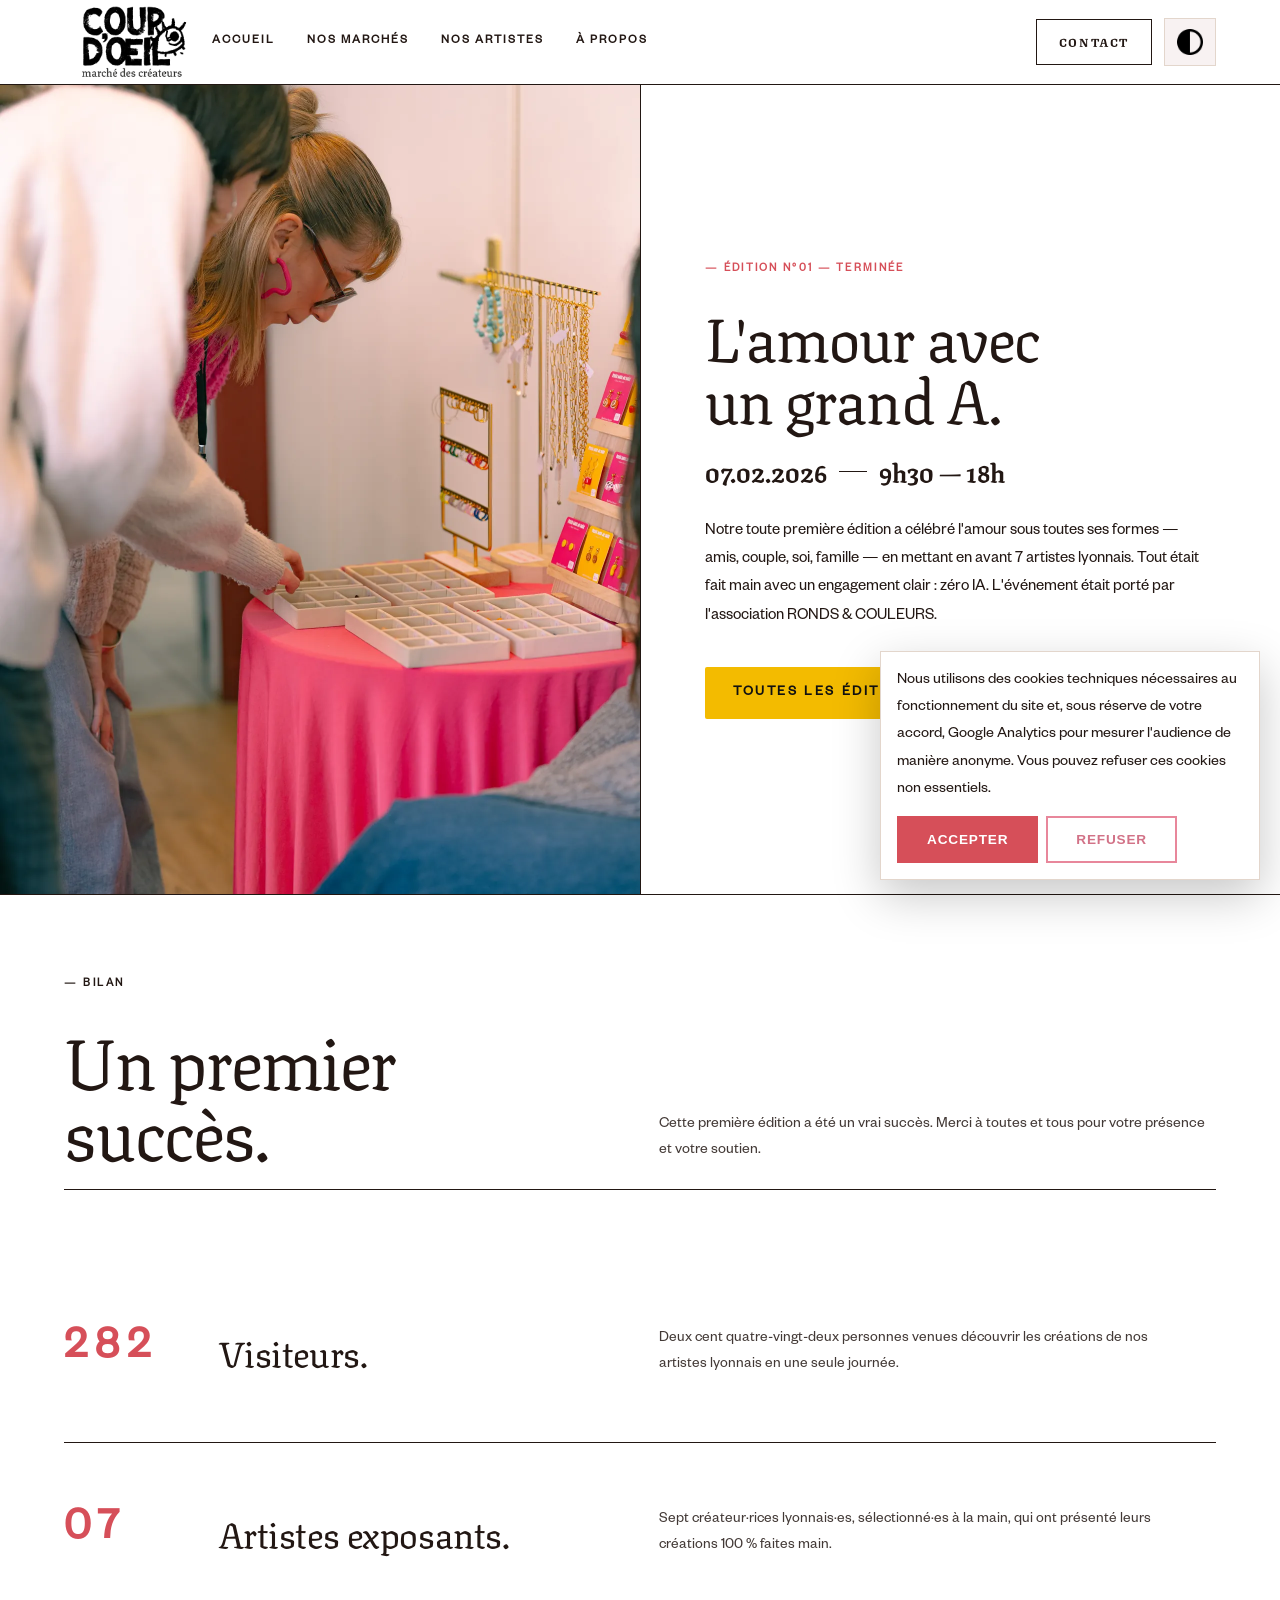
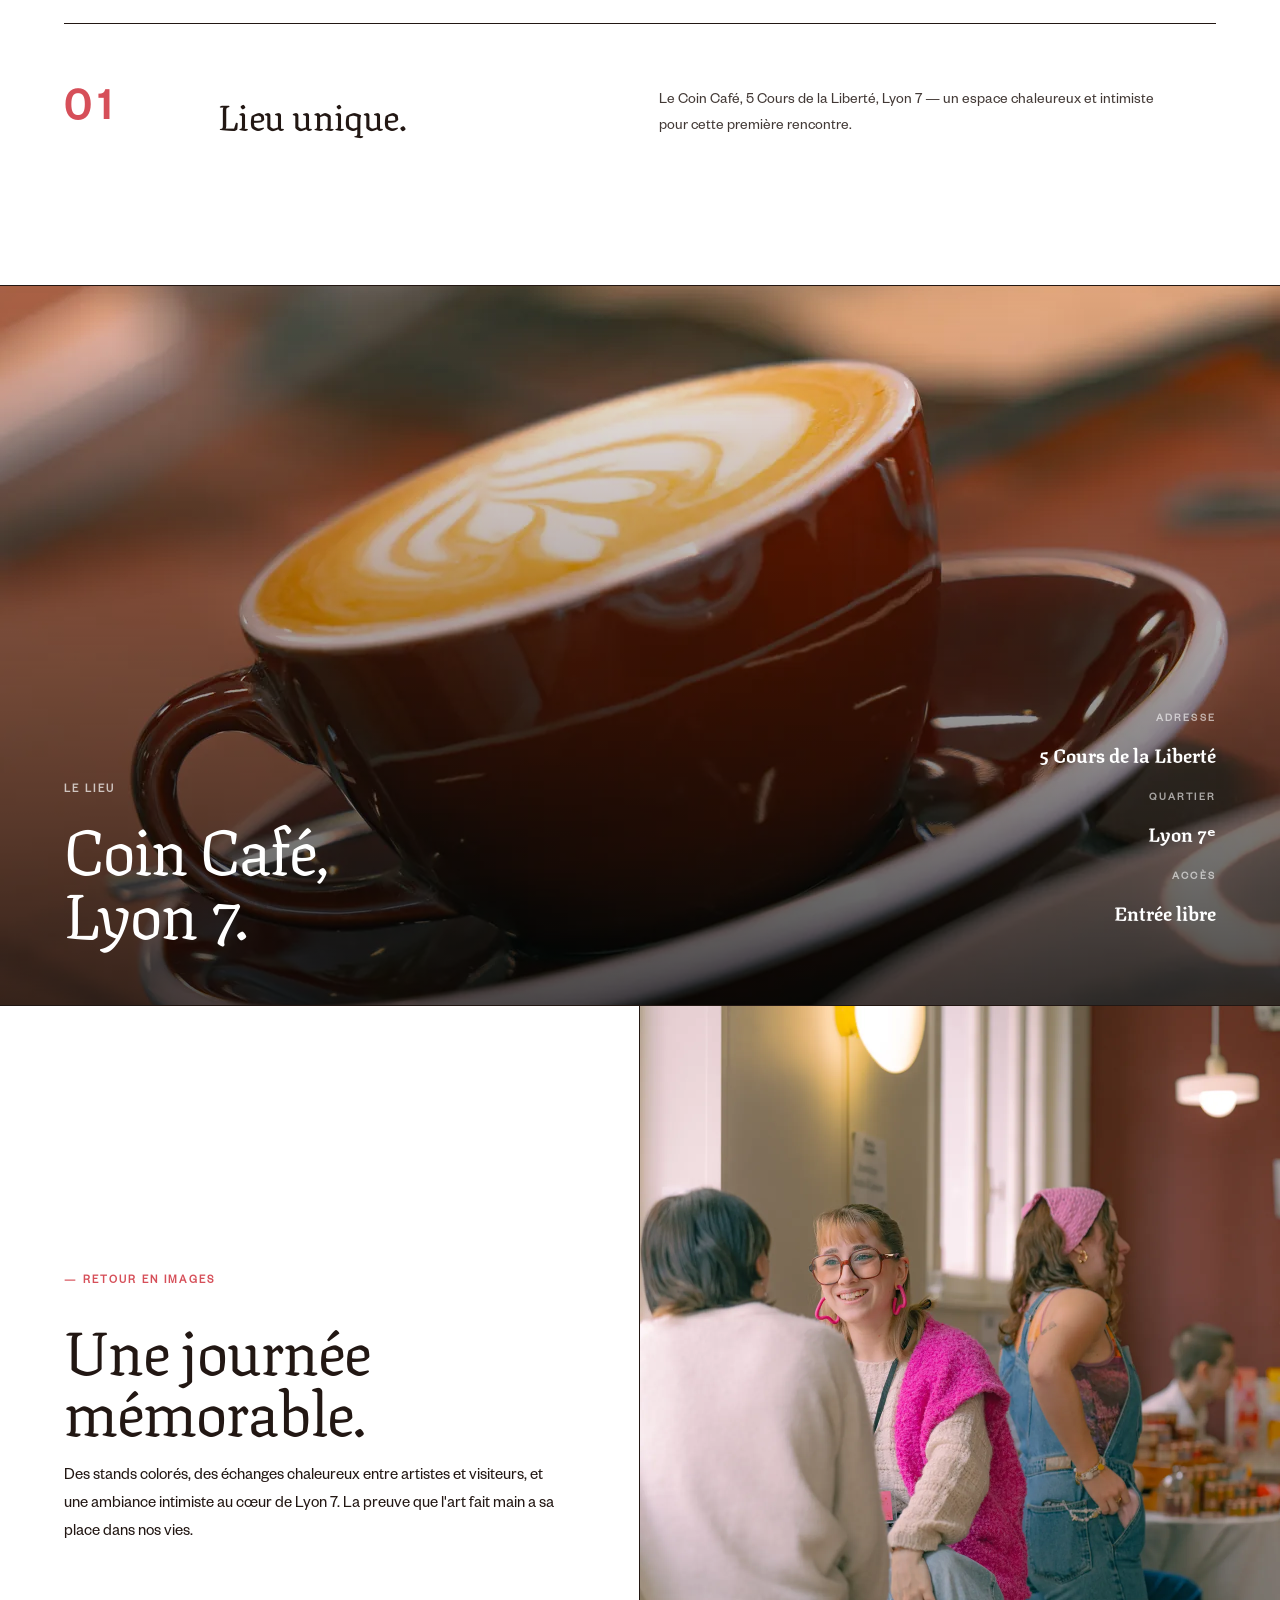
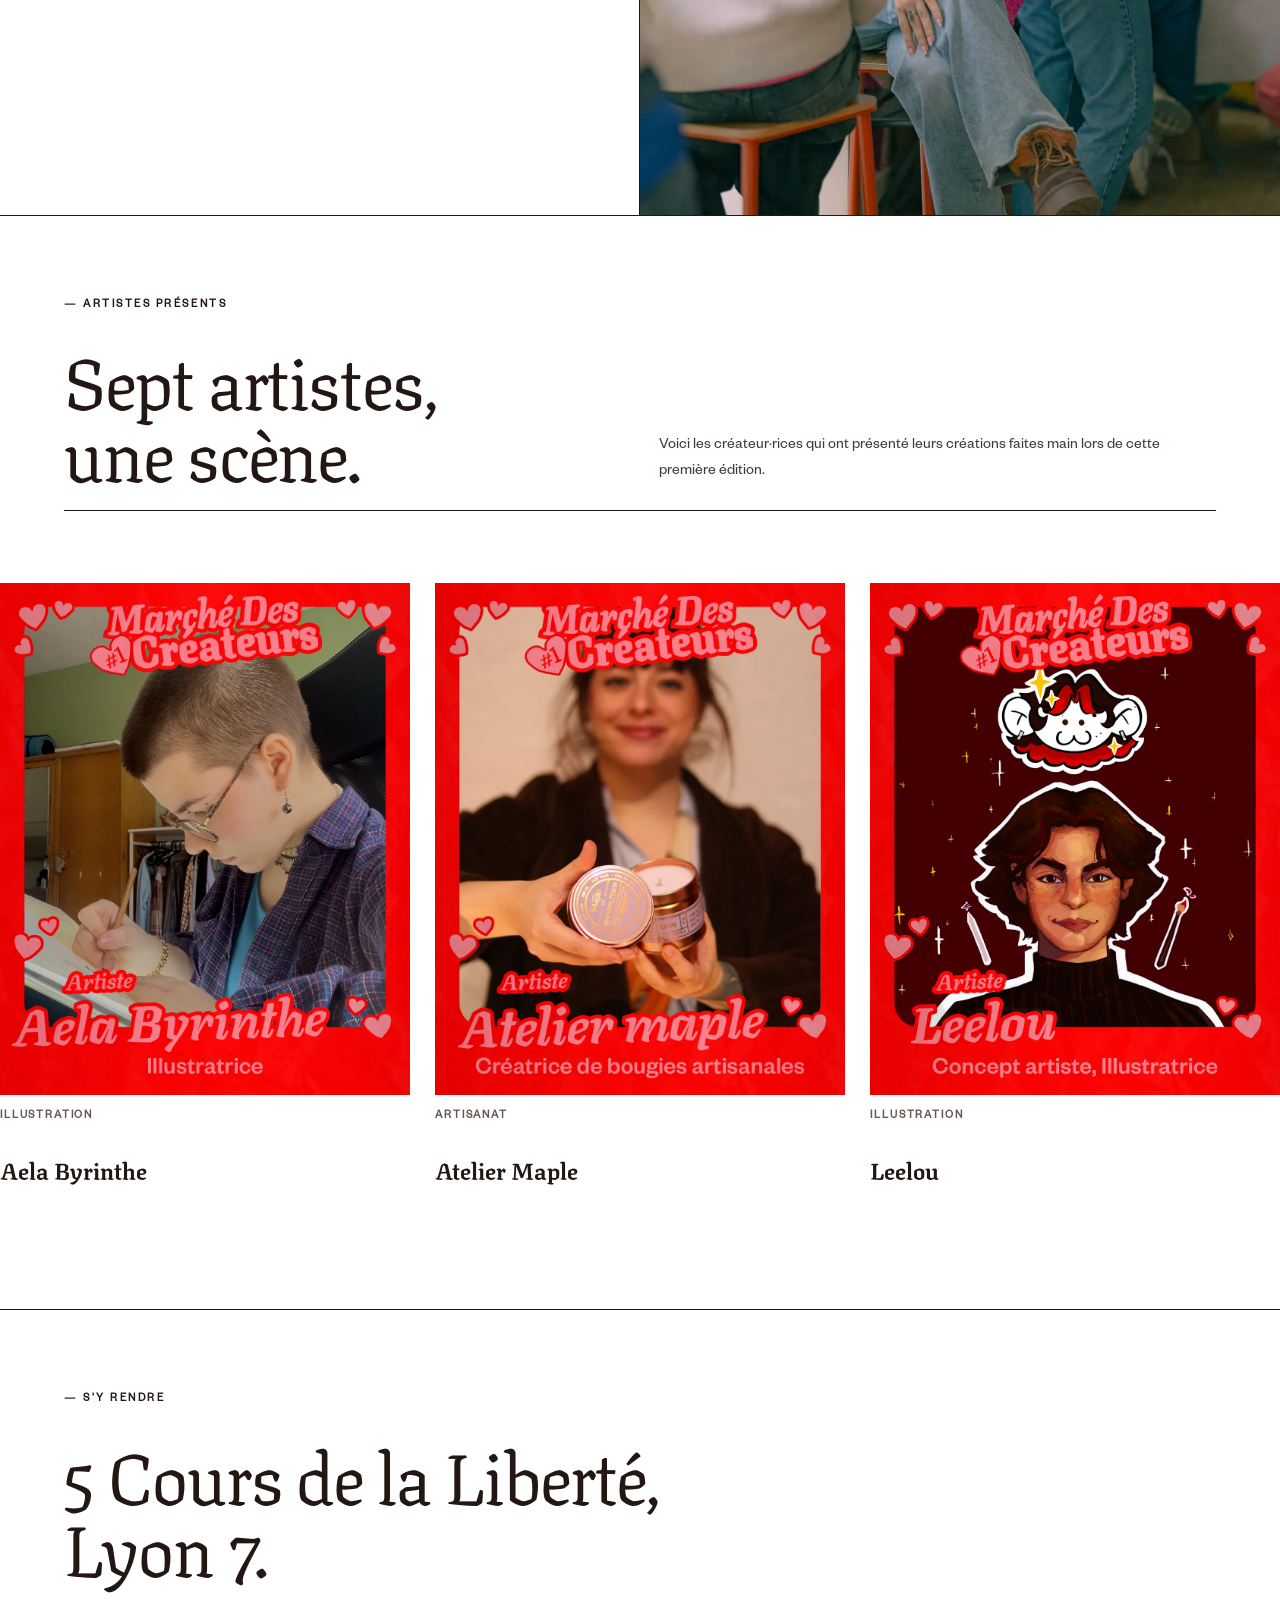
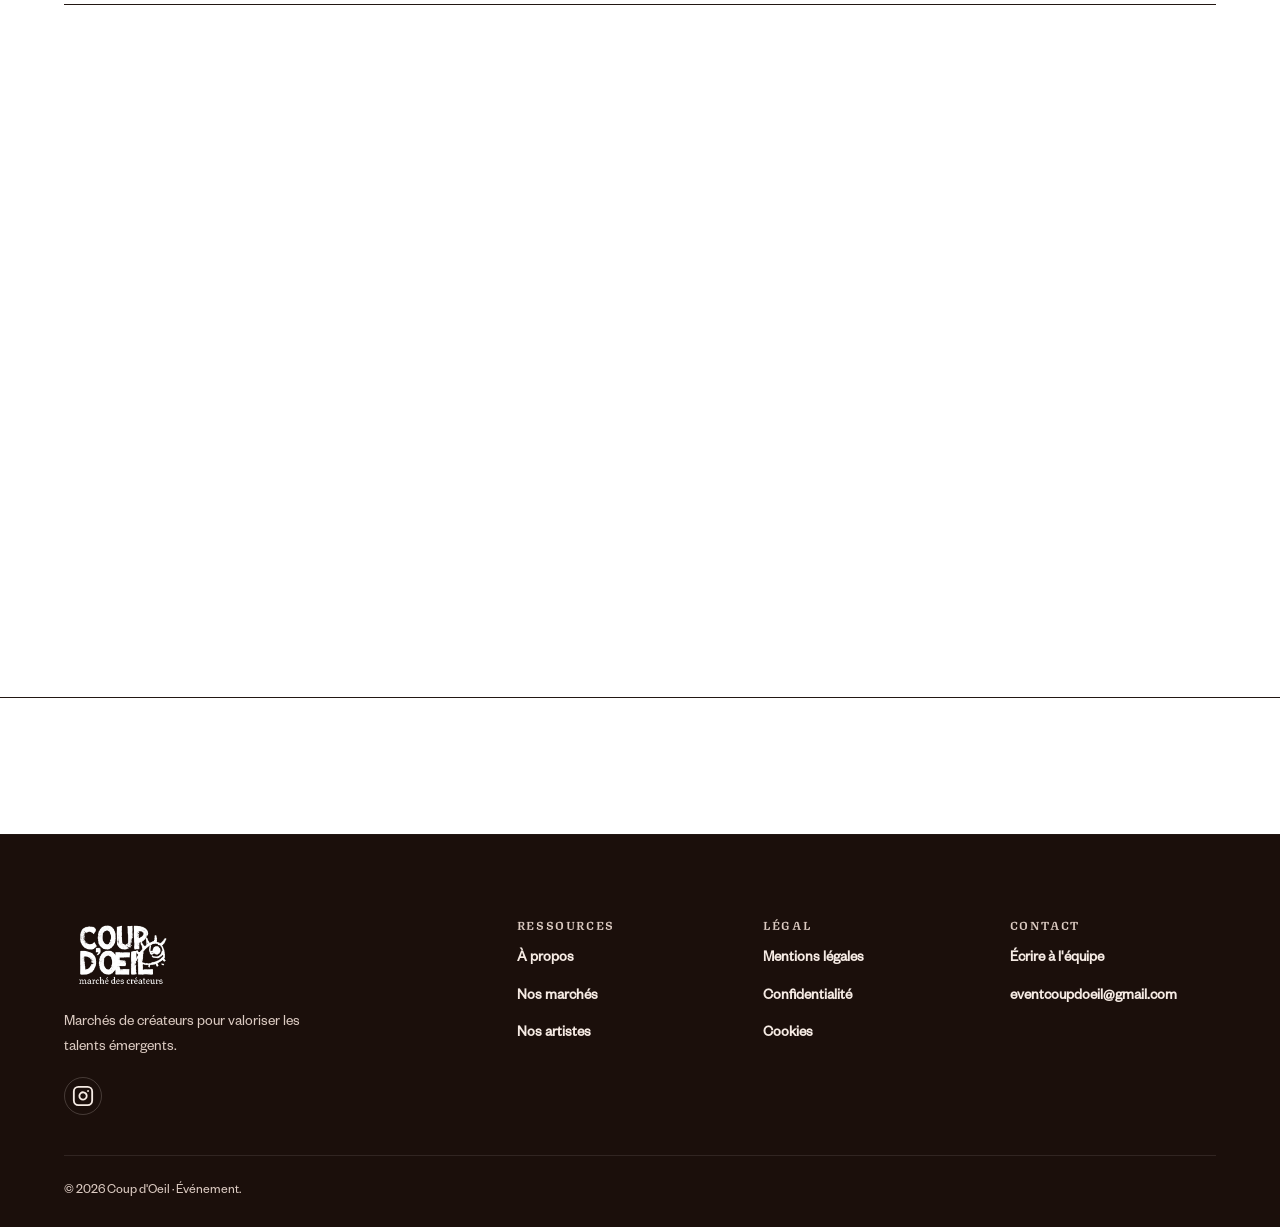
<file: coupdoeil-site/pages/edition-saint-valentin.html>
<!DOCTYPE html>
<html lang="fr" data-theme="light" data-edition="saint-valentin">
  <head>
    <meta charset="UTF-8" />
    <meta name="viewport" content="width=device-width, initial-scale=1.0" />
    <title>Édition Saint-Valentin – Coup d'Oeil</title>
    <meta
      name="description"
      content="Édition Saint-Valentin Coup d'Oeil : L'Amour avec un grand A, 7 artistes lyonnais, créations 100 % faites main, entrée gratuite."
    />
    <meta property="og:title" content="Édition Saint-Valentin – Coup d'Oeil" />
    <meta property="og:description" content="L'Amour avec un grand A : 7 artistes lyonnais, 100 % fait main, entrée gratuite au Coin Café Lyon 7." />
    <link rel="stylesheet" href="../assets/css/main.css" />
    <link rel="stylesheet" href="../assets/css/forms.css" />
    <link rel="icon" href="../assets/img/logo/FAVICON_COUP_OEIL-01.png" type="image/x-icon" />
    <!-- Google Analytics 4 (Consent Mode v2) -->
    <script>
      window.dataLayer = window.dataLayer || [];
      function gtag(){dataLayer.push(arguments);}
      gtag('consent', 'default', {
        ad_storage: 'denied',
        ad_user_data: 'denied',
        ad_personalization: 'denied',
        analytics_storage: 'denied',
        functionality_storage: 'granted',
        security_storage: 'granted',
        wait_for_update: 500
      });
      gtag('js', new Date());
      gtag('config', 'G-PNR328WM2J', { anonymize_ip: true });
    </script>
    <script async src="https://www.googletagmanager.com/gtag/js?id=G-PNR328WM2J"></script>
  </head>
  <body>
    <a class="skip-link" href="#contenu">Aller au contenu</a>
    <header>
      <div class="navbar" role="navigation" aria-label="Navigation principale">
        <a class="logo" href="../index.html">
          <img src="../assets/img/logo/nobg_logo_light.webp" alt="Logo Coup d'Oeil" class="logo-img logo-img--light" decoding="async" />
          <img src="../assets/img/logo/nobg_logo_dark.webp" alt="" class="logo-img logo-img--dark" aria-hidden="true" decoding="async" />
          <span class="sr-only">Coup d'Oeil</span>
        </a>
        <nav>
          <ul class="nav-links">
            <li><a data-page="index.html" href="../index.html">Accueil</a></li>
            <li><a data-page="pages/events.html" href="events.html">Nos marchés</a></li>
            <li><a data-page="pages/artists.html" href="artists.html">Nos artistes</a></li>
            <li><a data-page="pages/about.html" href="about.html">À propos</a></li>
          </ul>
        </nav>
        <div class="nav-actions">
          <a class="nav-contact-btn" href="contact.html">Contact</a>
          <button class="theme-toggle" type="button" data-theme-toggle aria-pressed="false" aria-label="Basculer le thème">
            <img src="../assets/img/logo/light_dark.webp" alt="" class="theme-toggle__icon" aria-hidden="true" decoding="async" />
          </button>
          <button class="nav-burger" type="button" aria-expanded="false" aria-label="Ouvrir le menu" data-nav-toggle>
            <span class="nav-burger__line"></span>
          </button>
        </div>
      </div>
    </header>

    <main id="contenu">

      <!-- ─── L'ÉDITION : split (image / texte) ─── -->
      <section class="split" id="bilan">
        <div class="split__media">
          <img src="../assets/img/event/saintValentin/coupdoeuil-done-9.webp" alt="Ambiance de l'édition Saint-Valentin" loading="lazy" />
        </div>
        <div class="split__content">
          <p class="split__kicker">Édition n°01 — Terminée</p>
          <h1 class="split__title">L'amour avec<br>un grand A.</h1>
          <p class="split__date">07.02.2026 <span></span> 9h30 — 18h</p>
          <p class="split__text">
            Notre toute première édition a célébré l'amour sous toutes ses formes — amis, couple, soi, famille — en mettant en avant 7 artistes lyonnais. Tout était fait main avec un engagement clair : zéro IA. L'événement était porté par l'association RONDS & COULEURS.
          </p>
          <a class="split__cta" href="events.html">Toutes les éditions</a>
        </div>
      </section>

      <!-- ─── BILAN — liste éditoriale ─── -->
      <section class="ed-section">
        <div class="ed-section__head">
          <p class="ed-section__kicker">Bilan</p>
          <div>
            <h2 class="ed-section__title">Un premier<br>succès.</h2>
            <p class="ed-section__intro">
              Cette première édition a été un vrai succès. Merci à toutes et tous pour votre présence et votre soutien.
            </p>
          </div>
        </div>
        <div class="ed-list">
          <div class="ed-list__item">
            <div class="ed-list__num">282</div>
            <h3 class="ed-list__title">Visiteurs.</h3>
            <p class="ed-list__text">Deux cent quatre-vingt-deux personnes venues découvrir les créations de nos artistes lyonnais en une seule journée.</p>
          </div>
          <div class="ed-list__item">
            <div class="ed-list__num">07</div>
            <h3 class="ed-list__title">Artistes exposants.</h3>
            <p class="ed-list__text">Sept créateur·rices lyonnais·es, sélectionné·es à la main, qui ont présenté leurs créations 100 % faites main.</p>
          </div>
          <div class="ed-list__item">
            <div class="ed-list__num">01</div>
            <h3 class="ed-list__title">Lieu unique.</h3>
            <p class="ed-list__text">Le Coin Café, 5 Cours de la Liberté, Lyon 7 — un espace chaleureux et intimiste pour cette première rencontre.</p>
          </div>
        </div>
      </section>

      <!-- ─── LE LIEU — feature banner ─── -->
      <a class="feature-banner" href="https://www.google.com/maps?q=Coin+Caf%C3%A9,+5+Cours+de+la+Libert%C3%A9,+Lyon+7" target="_blank" rel="noopener" aria-label="Voir le Coin Café sur Google Maps">
        <img src="../assets/img/event/saintValentin/coupdoeuil-done-24.webp" alt="" class="feature-banner__bg" aria-hidden="true" loading="lazy" />
        <div class="feature-banner__content">
          <div>
            <p class="feature-banner__kicker">Le lieu</p>
            <h2 class="feature-banner__title">Coin Café,<br>Lyon 7.</h2>
          </div>
          <dl class="feature-banner__meta">
            <dt>Adresse</dt><dd>5 Cours de la Liberté</dd>
            <dt>Quartier</dt><dd>Lyon 7ᵉ</dd>
            <dt>Accès</dt><dd>Entrée libre</dd>
          </dl>
        </div>
      </a>

      <!-- ─── PHOTOS — split avec carousel d'images ─── -->
      <section class="split split--reverse">
        <div class="split__media">
          <img src="../assets/img/event/saintValentin/coupdoeuil-done-15.webp" alt="Visiteurs au marché Saint-Valentin" loading="lazy" />
        </div>
        <div class="split__content">
          <p class="split__kicker">Retour en images</p>
          <h2 class="split__title">Une journée<br>mémorable.</h2>
          <p class="split__text">
            Des stands colorés, des échanges chaleureux entre artistes et visiteurs, et une ambiance intimiste au cœur de Lyon 7. La preuve que l'art fait main a sa place dans nos vies.
          </p>
        </div>
      </section>

      <!-- ─── ARTISTES — galerie éditoriale ─── -->
      <section class="ed-section" id="artistes">
        <div class="ed-section__head">
          <p class="ed-section__kicker">Artistes présents</p>
          <div>
            <h2 class="ed-section__title">Sept artistes,<br>une scène.</h2>
            <p class="ed-section__intro">
              Voici les créateur·rices qui ont présenté leurs créations faites main lors de cette première édition.
            </p>
          </div>
        </div>
        <div class="ed-gallery" data-edition-artists="saint-valentin"></div>
      </section>

      <!-- ─── CARTE ─── -->
      <section class="ed-section">
        <div class="ed-section__head">
          <p class="ed-section__kicker">S'y rendre</p>
          <h2 class="ed-section__title">5 Cours de la Liberté,<br>Lyon 7.</h2>
        </div>
        <iframe
          class="map-embed"
          title="Localisation du Coin Café à Lyon 7"
          src="https://www.google.com/maps?q=Coin%20Caf%C3%A9%2C%205%20Cours%20de%20la%20Libert%C3%A9%2C%20Lyon%207&output=embed"
          loading="lazy"
          referrerpolicy="no-referrer-when-downgrade"
          style="width:100%; min-height:60vh; border:0; display:block;"
        ></iframe>
      </section>

    </main>

    <footer>
      <div class="footer-content">
        <div>
          <img src="../assets/img/logo/nobg_logo_light.webp" alt="Coup d'Oeil" class="footer-logo" />
          <p>Marchés de créateurs pour valoriser les talents émergents.</p>
          <div class="footer-social">
            <a href="https://www.instagram.com/coupdoeil_event/" target="_blank" rel="noopener" aria-label="Instagram de Coup d'Oeil" class="footer-social__link">
              <svg xmlns="http://www.w3.org/2000/svg" width="22" height="22" viewBox="0 0 24 24" fill="none" stroke="currentColor" stroke-width="2" stroke-linecap="round" stroke-linejoin="round" aria-hidden="true"><rect x="2" y="2" width="20" height="20" rx="5" ry="5"/><path d="M16 11.37A4 4 0 1 1 12.63 8 4 4 0 0 1 16 11.37z"/><line x1="17.5" y1="6.5" x2="17.51" y2="6.5"/></svg>
            </a>
          </div>
        </div>
        <div>
          <h4>Ressources</h4>
          <ul>
            <li><a href="about.html">À propos</a></li>
            <li><a href="events.html">Nos marchés</a></li>
            <li><a href="artists.html">Nos artistes</a></li>
          </ul>
        </div>
        <div>
          <h4>Légal</h4>
          <ul>
            <li><a href="legal.html">Mentions légales</a></li>
            <li><a href="privacy.html">Confidentialité</a></li>
            <li><a href="cookies.html">Cookies</a></li>
          </ul>
        </div>
        <div>
          <h4>Contact</h4>
          <ul>
            <li><a href="contact.html">Écrire à l'équipe</a></li>
            <li><a href="mailto:eventcoupdoeil@gmail.com">eventcoupdoeil@gmail.com</a></li>
          </ul>
        </div>
      </div>
      <div class="footer-bottom">© 2026 Coup d'Oeil · Événement.</div>
    </footer>

    <div class="cookie-banner" role="dialog" aria-label="Bandeau cookies">
      <p>Nous utilisons des cookies techniques nécessaires au fonctionnement du site et, sous réserve de votre accord, Google Analytics pour mesurer l'audience de manière anonyme. Vous pouvez refuser ces cookies non essentiels.</p>
      <div class="cookie-actions">
        <button class="btn" data-action="accept">Accepter</button>
        <button class="btn secondary" data-action="deny">Refuser</button>
      </div>
    </div>
    <script src="../assets/js/main.js"></script>
    <script src="../assets/js/artists.js"></script>
  </body>
</html>
</file>
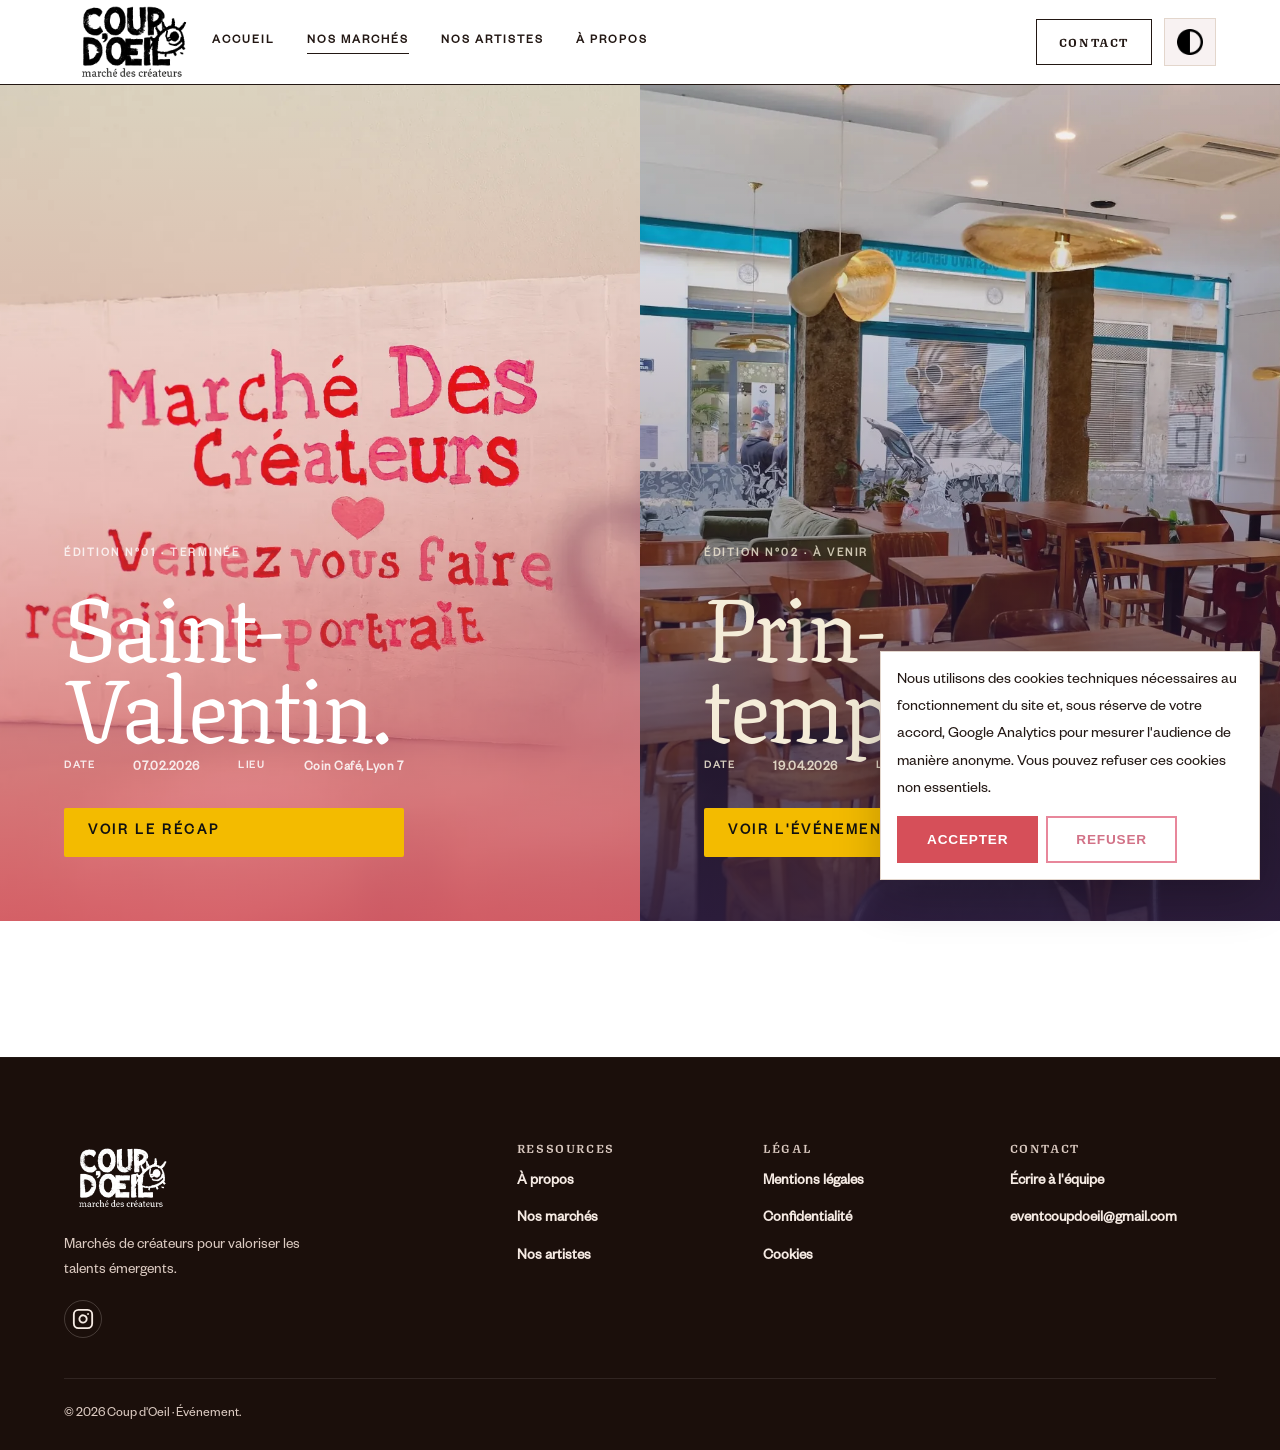
<file: coupdoeil-site/pages/events.html>
<!DOCTYPE html>
<html lang="fr" data-theme="light">
  <head>
    <meta charset="UTF-8" />
    <meta name="viewport" content="width=device-width, initial-scale=1.0" />
    <title>Nos marchés – Coup d'Oeil</title>
    <meta name="description" content="Calendrier des éditions Coup d'Oeil : marchés de créateurs à Lyon, entrée libre." />
    <meta property="og:title" content="Nos marchés – Coup d'Oeil" />
    <meta property="og:description" content="Plusieurs rendez-vous à Lyon en 2026 : marchés de créateurs en accès libre." />
    <link rel="stylesheet" href="../assets/css/main.css" />
    <link rel="stylesheet" href="../assets/css/forms.css" />
    <link rel="icon" href="../assets/img/logo/FAVICON_COUP_OEIL-01.png" type="image/x-icon" />
    <!-- Google Analytics 4 (Consent Mode v2) -->
    <script>
      window.dataLayer = window.dataLayer || [];
      function gtag(){dataLayer.push(arguments);}
      gtag('consent', 'default', {
        ad_storage: 'denied',
        ad_user_data: 'denied',
        ad_personalization: 'denied',
        analytics_storage: 'denied',
        functionality_storage: 'granted',
        security_storage: 'granted',
        wait_for_update: 500
      });
      gtag('js', new Date());
      gtag('config', 'G-PNR328WM2J', { anonymize_ip: true });
    </script>
    <script async src="https://www.googletagmanager.com/gtag/js?id=G-PNR328WM2J"></script>
  </head>
  <body>
    <a class="skip-link" href="#contenu">Aller au contenu</a>
    <header>
      <div class="navbar" role="navigation" aria-label="Navigation principale">
        <a class="logo" href="../index.html">
          <img src="../assets/img/logo/nobg_logo_light.webp" alt="Logo Coup d'Oeil" class="logo-img logo-img--light" decoding="async" />
          <img src="../assets/img/logo/nobg_logo_dark.webp" alt="" class="logo-img logo-img--dark" aria-hidden="true" decoding="async" />
          <span class="sr-only">Coup d'Oeil</span>
        </a>
        <nav>
          <ul class="nav-links">
            <li><a data-page="index.html" href="../index.html">Accueil</a></li>
            <li><a data-page="pages/events.html" href="events.html">Nos marchés</a></li>
            <li><a data-page="pages/artists.html" href="artists.html">Nos artistes</a></li>
            <li><a data-page="pages/about.html" href="about.html">À propos</a></li>
          </ul>
        </nav>
        <div class="nav-actions">
          <a class="nav-contact-btn" href="contact.html">Contact</a>
          <button class="theme-toggle" type="button" data-theme-toggle aria-pressed="false" aria-label="Basculer le thème">
            <img src="../assets/img/logo/light_dark.webp" alt="" class="theme-toggle__icon" aria-hidden="true" decoding="async" />
          </button>
          <button class="nav-burger" type="button" aria-expanded="false" aria-label="Ouvrir le menu" data-nav-toggle>
            <span class="nav-burger__line"></span>
          </button>
        </div>
      </div>
    </header>

    <main id="contenu">
      <section class="editions-split" aria-label="Nos éditions">

        <!-- ── CÔTÉ SAINT-VALENTIN ── -->
        <a class="edition-panel edition-panel--sv" href="edition-saint-valentin.html">
          <img src="../assets/img/event/saintValentin/coupdoeuil-done-10.webp" alt="" class="edition-panel__bg" aria-hidden="true" />
          <div class="edition-panel__content">
            <p class="edition-panel__kicker">Édition n°01 · Terminée</p>
            <h2 class="edition-panel__title">Saint-<br>Valentin.</h2>
            <dl class="edition-panel__meta">
              <dt>Date</dt><dd>07.02.2026</dd>
              <dt>Lieu</dt><dd>Coin Café, Lyon 7</dd>
            </dl>
            <span class="edition-panel__cta">Voir le récap</span>
          </div>
        </a>

        <!-- ── CÔTÉ PRINTEMPS ── -->
        <a class="edition-panel edition-panel--pr" href="edition-printemps.html">
          <img src="../assets/img/event/Printemps/Gustavo2.webp" alt="" class="edition-panel__bg" aria-hidden="true" />
          <div class="edition-panel__content">
            <p class="edition-panel__kicker">Édition n°02 · À venir</p>
            <h2 class="edition-panel__title">Prin-<br>temps.</h2>
            <dl class="edition-panel__meta">
              <dt>Date</dt><dd>19.04.2026</dd>
              <dt>Lieu</dt><dd>Güstavo, Lyon 7</dd>
            </dl>
            <span class="edition-panel__cta">Voir l'événement</span>
          </div>
        </a>

      </section>
    </main>

    <footer>
      <div class="footer-content">
        <div>
          <img src="../assets/img/logo/nobg_logo_light.webp" alt="Coup d'Oeil" class="footer-logo" />
          <p>Marchés de créateurs pour valoriser les talents émergents.</p>
          <div class="footer-social">
            <a href="https://www.instagram.com/coupdoeil_event/" target="_blank" rel="noopener" aria-label="Instagram de Coup d'Oeil" class="footer-social__link">
              <svg xmlns="http://www.w3.org/2000/svg" width="22" height="22" viewBox="0 0 24 24" fill="none" stroke="currentColor" stroke-width="2" stroke-linecap="round" stroke-linejoin="round" aria-hidden="true"><rect x="2" y="2" width="20" height="20" rx="5" ry="5"/><path d="M16 11.37A4 4 0 1 1 12.63 8 4 4 0 0 1 16 11.37z"/><line x1="17.5" y1="6.5" x2="17.51" y2="6.5"/></svg>
            </a>
          </div>
        </div>
        <div>
          <h4>Ressources</h4>
          <ul>
            <li><a href="about.html">À propos</a></li>
            <li><a href="events.html">Nos marchés</a></li>
            <li><a href="artists.html">Nos artistes</a></li>
          </ul>
        </div>
        <div>
          <h4>Légal</h4>
          <ul>
            <li><a href="legal.html">Mentions légales</a></li>
            <li><a href="privacy.html">Confidentialité</a></li>
            <li><a href="cookies.html">Cookies</a></li>
          </ul>
        </div>
        <div>
          <h4>Contact</h4>
          <ul>
            <li><a href="contact.html">Écrire à l'équipe</a></li>
            <li><a href="mailto:eventcoupdoeil@gmail.com">eventcoupdoeil@gmail.com</a></li>
          </ul>
        </div>
      </div>
      <div class="footer-bottom">© 2026 Coup d'Oeil · Événement.</div>
    </footer>
    <div class="cookie-banner" role="dialog" aria-label="Bandeau cookies">
      <p>Nous utilisons des cookies techniques nécessaires au fonctionnement du site et, sous réserve de votre accord, Google Analytics pour mesurer l'audience de manière anonyme. Vous pouvez refuser ces cookies non essentiels.</p>
      <div class="cookie-actions">
        <button class="btn" data-action="accept">Accepter</button>
        <button class="btn secondary" data-action="deny">Refuser</button>
      </div>
    </div>
    <script src="../assets/js/main.js"></script>
  </body>
</html>
</file>
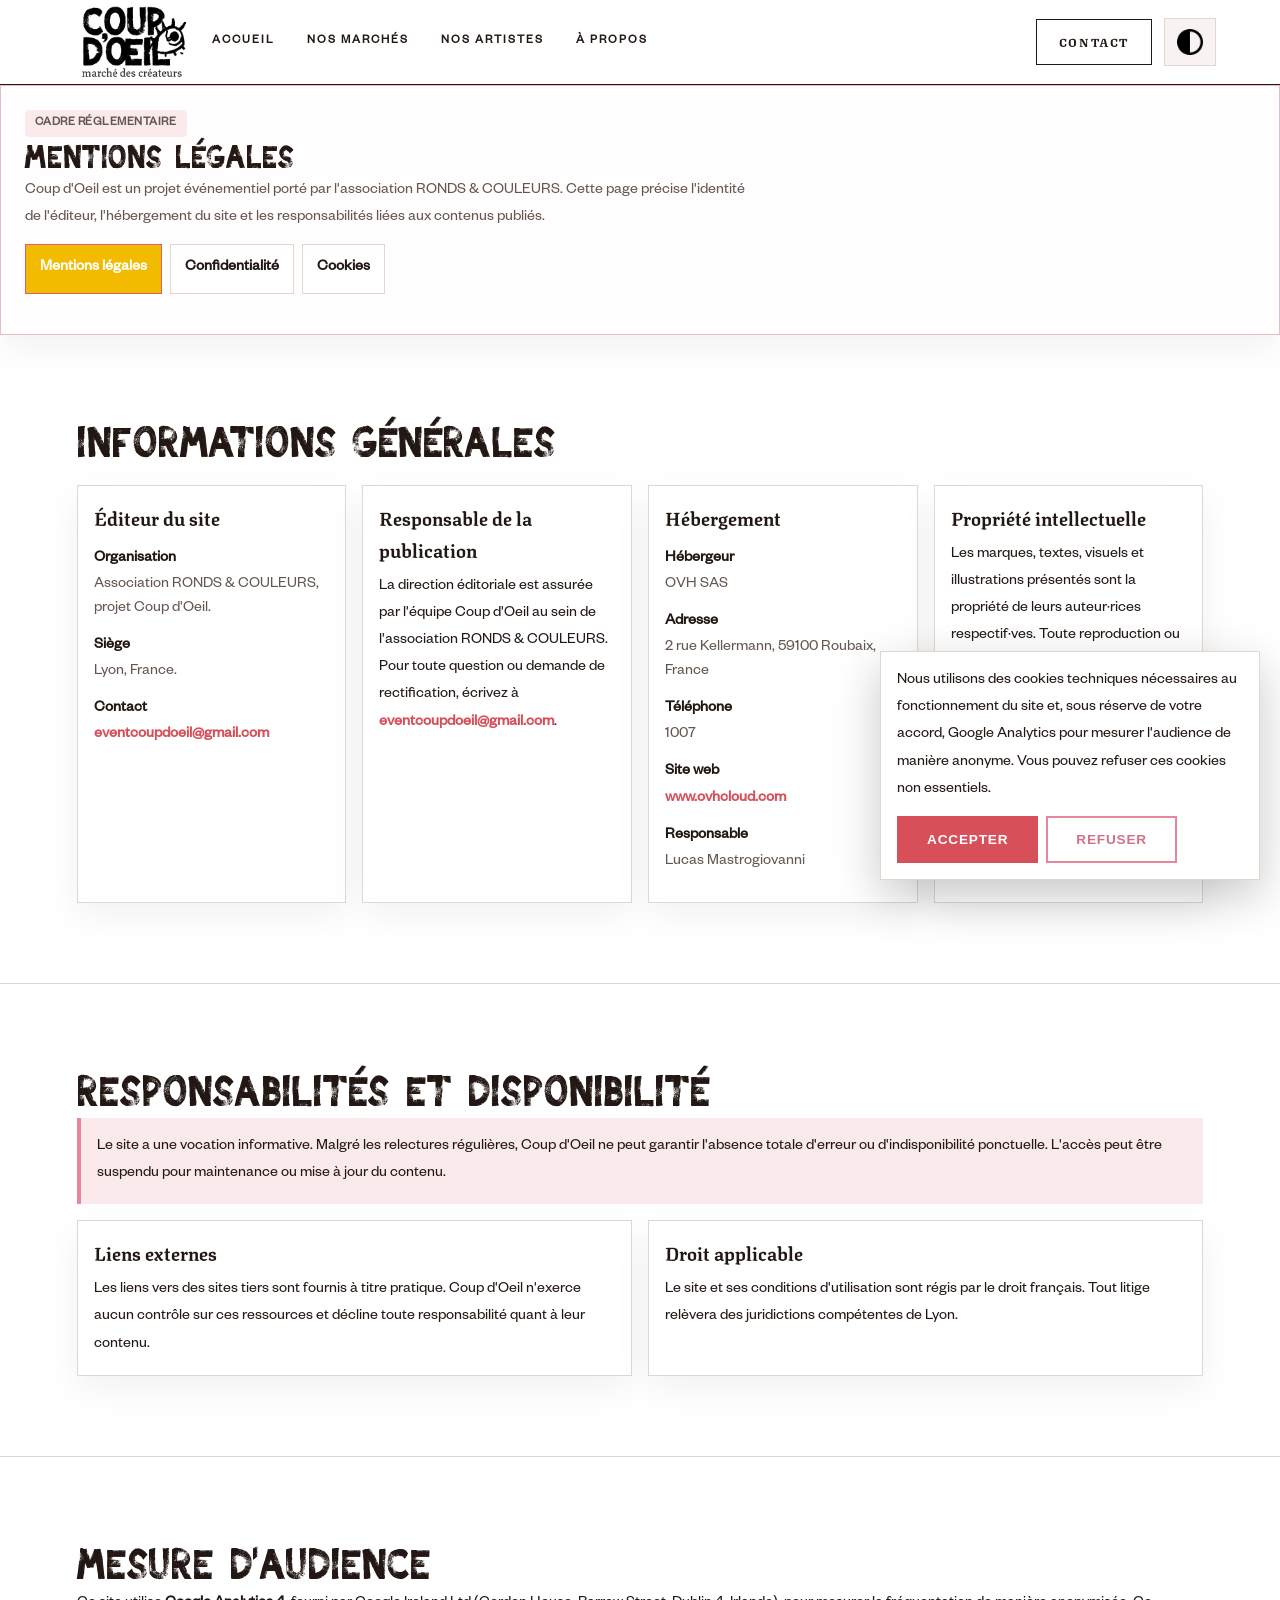
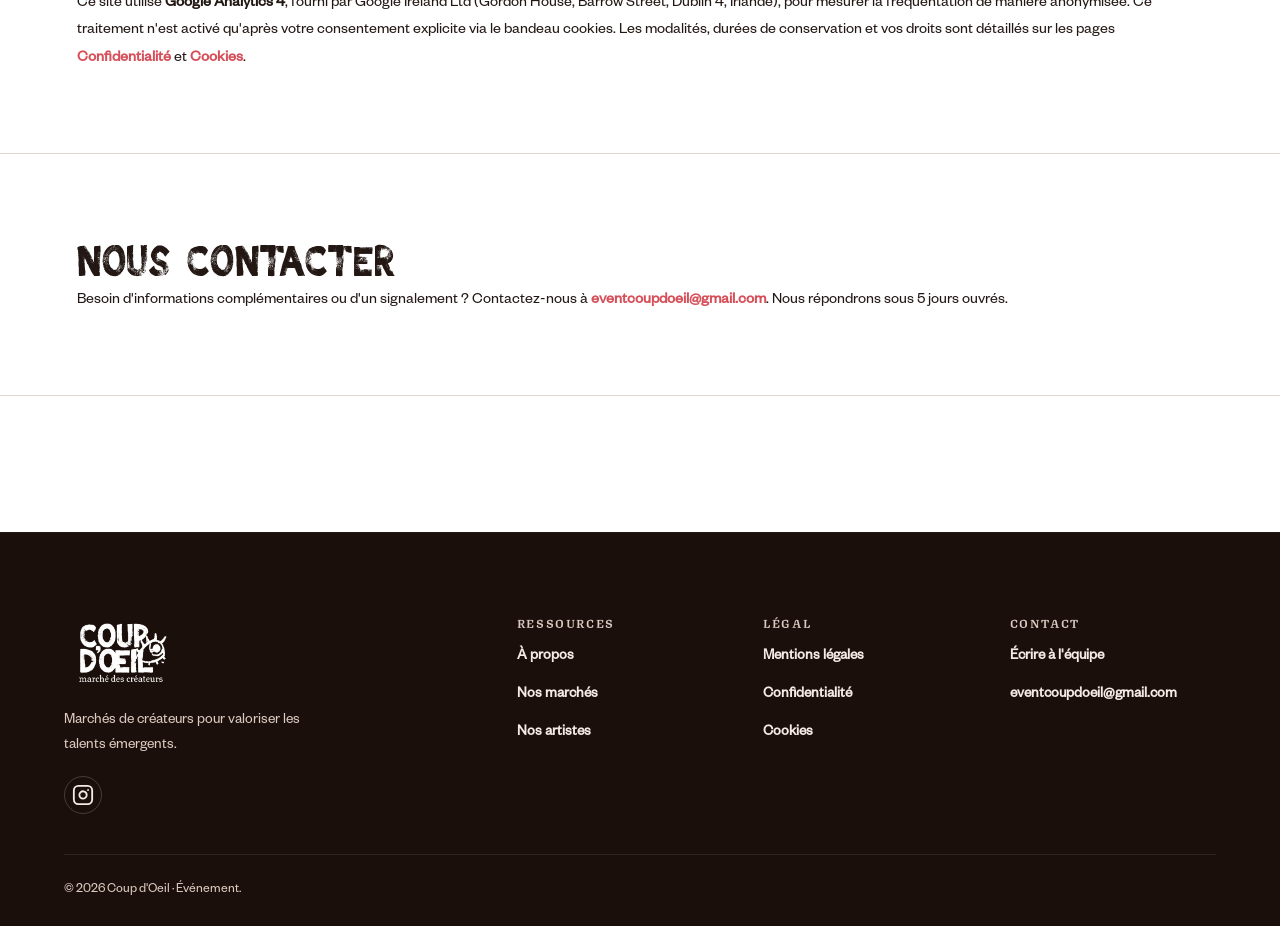
<file: coupdoeil-site/pages/legal.html>
<!DOCTYPE html>
<html lang="fr" data-theme="light">
  <head>
    <meta charset="UTF-8" />
    <meta name="viewport" content="width=device-width, initial-scale=1.0" />
    <title>Mentions légales – Coup d'Oeil</title>
    <meta
      name="description"
      content="Mentions légales du site Coup d'Oeil, marché de créateurs."
    />
    <meta property="og:title" content="Mentions légales – Coup d'Oeil" />
    <meta property="og:description" content="Mentions légales du site Coup d'Oeil, marché de créateurs à Lyon." />
    <link rel="stylesheet" href="../assets/css/main.css" />
    <link rel="stylesheet" href="../assets/css/forms.css" />
    <link rel="icon" href="../assets/img/logo/FAVICON_COUP_OEIL-01.png" type="image/x-icon" />
    <!-- Google Analytics 4 (Consent Mode v2) -->
    <script>
      window.dataLayer = window.dataLayer || [];
      function gtag(){dataLayer.push(arguments);}
      gtag('consent', 'default', {
        ad_storage: 'denied',
        ad_user_data: 'denied',
        ad_personalization: 'denied',
        analytics_storage: 'denied',
        functionality_storage: 'granted',
        security_storage: 'granted',
        wait_for_update: 500
      });
      gtag('js', new Date());
      gtag('config', 'G-PNR328WM2J', { anonymize_ip: true });
    </script>
    <script async src="https://www.googletagmanager.com/gtag/js?id=G-PNR328WM2J"></script>
  </head>
  <body>
    <a class="skip-link" href="#contenu">Aller au contenu</a>
    <header>
      <div class="navbar" role="navigation" aria-label="Navigation principale">
        <a class="logo" href="../index.html">
          <img
            src="../assets/img/logo/nobg_logo_light.webp"
            alt="Logo Coup d'Oeil"
            class="logo-img logo-img--light"
            decoding="async"
          />
          <img
            src="../assets/img/logo/nobg_logo_dark.webp"
            alt=""
            class="logo-img logo-img--dark"
            aria-hidden="true"
            decoding="async"
          />
          <span class="sr-only">Coup d'Oeil</span>
        </a>
        <nav>
          <ul class="nav-links">
            <li><a data-page="index.html" href="../index.html">Accueil</a></li>
            <li>
              <a data-page="pages/events.html" href="events.html"
                >Nos marchés</a
              >
            </li>
            <li>
              <a data-page="pages/artists.html" href="artists.html"
                >Nos artistes</a
              >
            </li>
            <li>
              <a data-page="pages/about.html" href="about.html">À propos</a>
            </li>
          </ul>
        </nav>
        <div class="nav-actions">
          <a class="nav-contact-btn" href="contact.html">Contact</a>
          <button
            class="theme-toggle"
            type="button"
            data-theme-toggle
            aria-pressed="false"
            aria-label="Basculer le thème"
          >
            <img
              src="../assets/img/logo/light_dark.webp"
              alt=""
              class="theme-toggle__icon"
              aria-hidden="true"
              decoding="async"
            />
          </button>
          <button class="nav-burger" type="button" aria-expanded="false" aria-label="Ouvrir le menu" data-nav-toggle>
            <span class="nav-burger__line"></span>
          </button>
        </div>
      </div>
    </header>
    <main id="contenu">
      <section class="section legal-hero">
        <p class="badge">Cadre réglementaire</p>
        <h1>Mentions légales</h1>
        <p>
          Coup d'Oeil est un projet événementiel porté par l'association
          RONDS &amp; COULEURS. Cette page précise l'identité de l'éditeur,
          l'hébergement du site et les responsabilités liées aux contenus publiés.
        </p>
        <div class="pill-nav" role="navigation" aria-label="Navigation juridique">
          <a class="active" href="legal.html">Mentions légales</a>
          <a href="privacy.html">Confidentialité</a>
          <a href="cookies.html">Cookies</a>
        </div>
      </section>
      <section class="section">
        <h2>Informations générales</h2>
        <div class="legal-columns">
          <article class="card">
            <h3>Éditeur du site</h3>
            <dl class="legal-list">
              <dt>Organisation</dt>
              <dd>Association RONDS &amp; COULEURS, projet Coup d'Oeil.</dd>
              <dt>Siège</dt>
              <dd>Lyon, France.</dd>
              <dt>Contact</dt>
              <dd>
                <a href="mailto:eventcoupdoeil@gmail.com">eventcoupdoeil@gmail.com</a>
              </dd>
            </dl>
          </article>
          <article class="card">
            <h3>Responsable de la publication</h3>
            <p>
              La direction éditoriale est assurée par l'équipe Coup d'Oeil
              au sein de l'association RONDS &amp; COULEURS. Pour toute question
              ou demande de rectification, écrivez à
              <a href="mailto:eventcoupdoeil@gmail.com">eventcoupdoeil@gmail.com</a>.
            </p>
          </article>
          <article class="card">
            <h3>Hébergement</h3>
            <dl class="legal-list">
              <dt>Hébergeur</dt>
              <dd>OVH SAS</dd>
              <dt>Adresse</dt>
              <dd>2 rue Kellermann, 59100 Roubaix, France</dd>
              <dt>Téléphone</dt>
              <dd>1007</dd>
              <dt>Site web</dt>
              <dd><a href="https://www.ovhcloud.com" target="_blank" rel="noopener">www.ovhcloud.com</a></dd>
              <dt>Responsable</dt>
              <dd>Lucas Mastrogiovanni</dd>
            </dl>
          </article>
          <article class="card">
            <h3>Propriété intellectuelle</h3>
            <p>
              Les marques, textes, visuels et illustrations présentés sont la
              propriété de leurs auteur·rices respectif·ves. Toute reproduction
              ou adaptation nécessite une autorisation écrite de l'équipe ou des
              artistes concernés.
            </p>
          </article>
        </div>
      </section>
      <section class="section">
        <h2>Responsabilités et disponibilité</h2>
        <div class="legal-note">
          <p>
            Le site a une vocation informative. Malgré les relectures régulières,
            Coup d'Oeil ne peut garantir l'absence totale d'erreur ou
            d'indisponibilité ponctuelle. L'accès peut être suspendu pour
            maintenance ou mise à jour du contenu.
          </p>
        </div>
        <div class="legal-columns" style="margin-top: var(--spacing);">
          <article class="card">
            <h3>Liens externes</h3>
            <p>
              Les liens vers des sites tiers sont fournis à titre pratique.
              Coup d'Oeil n'exerce aucun contrôle sur ces ressources et décline
              toute responsabilité quant à leur contenu.
            </p>
          </article>
          <article class="card">
            <h3>Droit applicable</h3>
            <p>
              Le site et ses conditions d'utilisation sont régis par le droit
              français. Tout litige relèvera des juridictions compétentes de
              Lyon.
            </p>
          </article>
        </div>
      </section>
      <section class="section">
        <h2>Mesure d'audience</h2>
        <p>
          Ce site utilise <strong>Google Analytics 4</strong>, fourni par Google
          Ireland Ltd (Gordon House, Barrow Street, Dublin 4, Irlande), pour
          mesurer la fréquentation de manière anonymisée. Ce traitement n'est
          activé qu'après votre consentement explicite via le bandeau cookies.
          Les modalités, durées de conservation et vos droits sont détaillés sur
          les pages <a href="privacy.html">Confidentialité</a> et
          <a href="cookies.html">Cookies</a>.
        </p>
      </section>
      <section class="section">
        <h2>Nous contacter</h2>
        <p>
          Besoin d'informations complémentaires ou d'un signalement ?
          Contactez-nous à
          <a href="mailto:eventcoupdoeil@gmail.com">eventcoupdoeil@gmail.com</a>.
          Nous répondrons sous 5 jours ouvrés.
        </p>
      </section>
    </main>
    <footer>
      <div class="footer-content">
        <div>
          <img src="../assets/img/logo/nobg_logo_light.webp" alt="Coup d'Oeil" class="footer-logo" />
          <p>Marchés de créateurs pour valoriser les talents émergents.</p>
          <div class="footer-social">
            <a href="https://www.instagram.com/coupdoeil_event/" target="_blank" rel="noopener" aria-label="Instagram de Coup d'Oeil" class="footer-social__link">
              <svg xmlns="http://www.w3.org/2000/svg" width="22" height="22" viewBox="0 0 24 24" fill="none" stroke="currentColor" stroke-width="2" stroke-linecap="round" stroke-linejoin="round" aria-hidden="true"><rect x="2" y="2" width="20" height="20" rx="5" ry="5"/><path d="M16 11.37A4 4 0 1 1 12.63 8 4 4 0 0 1 16 11.37z"/><line x1="17.5" y1="6.5" x2="17.51" y2="6.5"/></svg>
            </a>
          </div>
        </div>
        <div>
          <h4>Ressources</h4>
          <ul>
            <li><a href="about.html">À propos</a></li>
            <li><a href="events.html">Nos marchés</a></li>
            <li><a href="artists.html">Nos artistes</a></li>
          </ul>
        </div>
        <div>
          <h4>Légal</h4>
          <ul>
            <li><a href="legal.html">Mentions légales</a></li>
            <li><a href="privacy.html">Confidentialité</a></li>
            <li><a href="cookies.html">Cookies</a></li>
          </ul>
        </div>
        <div>
          <h4>Contact</h4>
          <ul>
            <li><a href="contact.html">Écrire à l'équipe</a></li>
            <li>
              <a href="mailto:eventcoupdoeil@gmail.com"
                >eventcoupdoeil@gmail.com</a
              >
            </li>
          </ul>
        </div>
      </div>
      <div class="footer-bottom">© 2026 Coup d'Oeil · Événement.</div>
    </footer>
    <div class="cookie-banner" role="dialog" aria-label="Bandeau cookies">
      <p>
        Nous utilisons des cookies techniques nécessaires au fonctionnement du
        site et, sous réserve de votre accord, Google Analytics pour mesurer
        l'audience de manière anonyme. Vous pouvez refuser ces cookies non
        essentiels.
      </p>
      <div class="cookie-actions">
        <button class="btn" data-action="accept">Accepter</button>
        <button class="btn secondary" data-action="deny">Refuser</button>
      </div>
    </div>
    <script src="../assets/js/main.js"></script>
  </body>
</html>
</file>
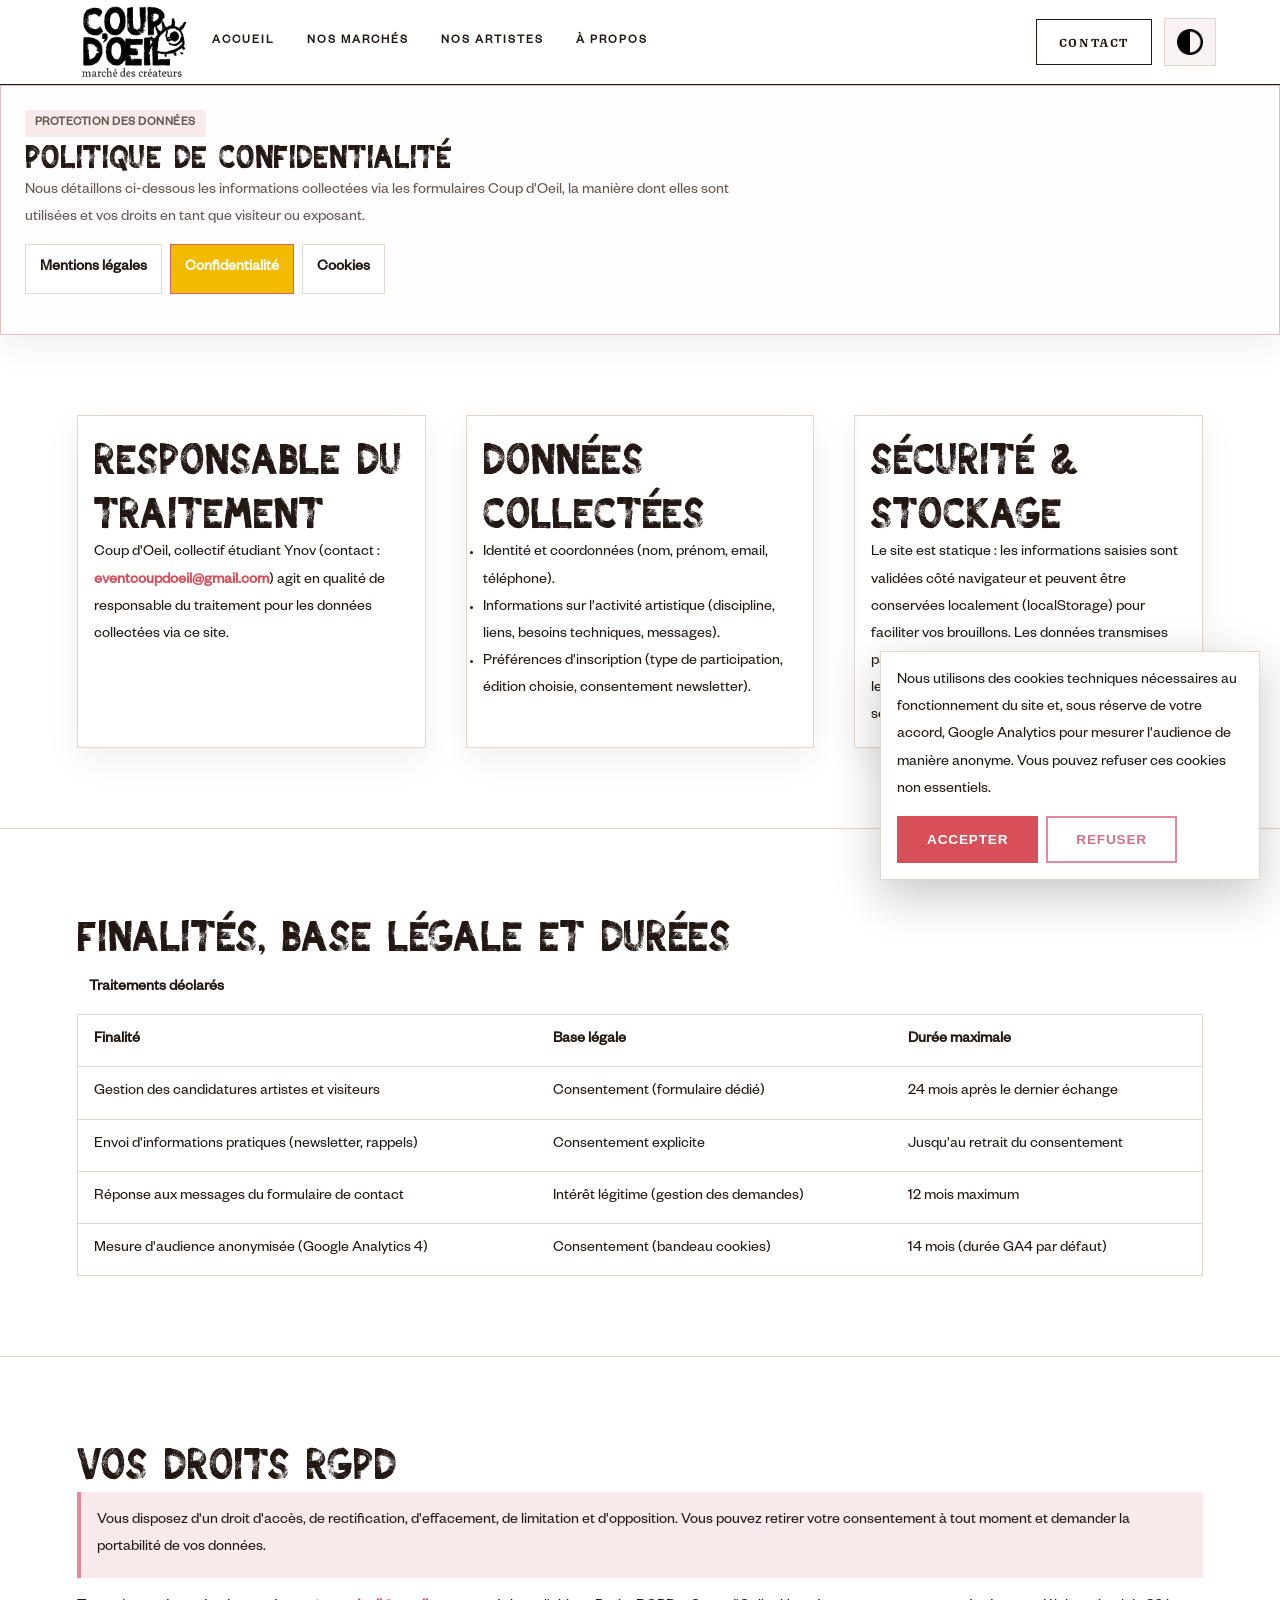
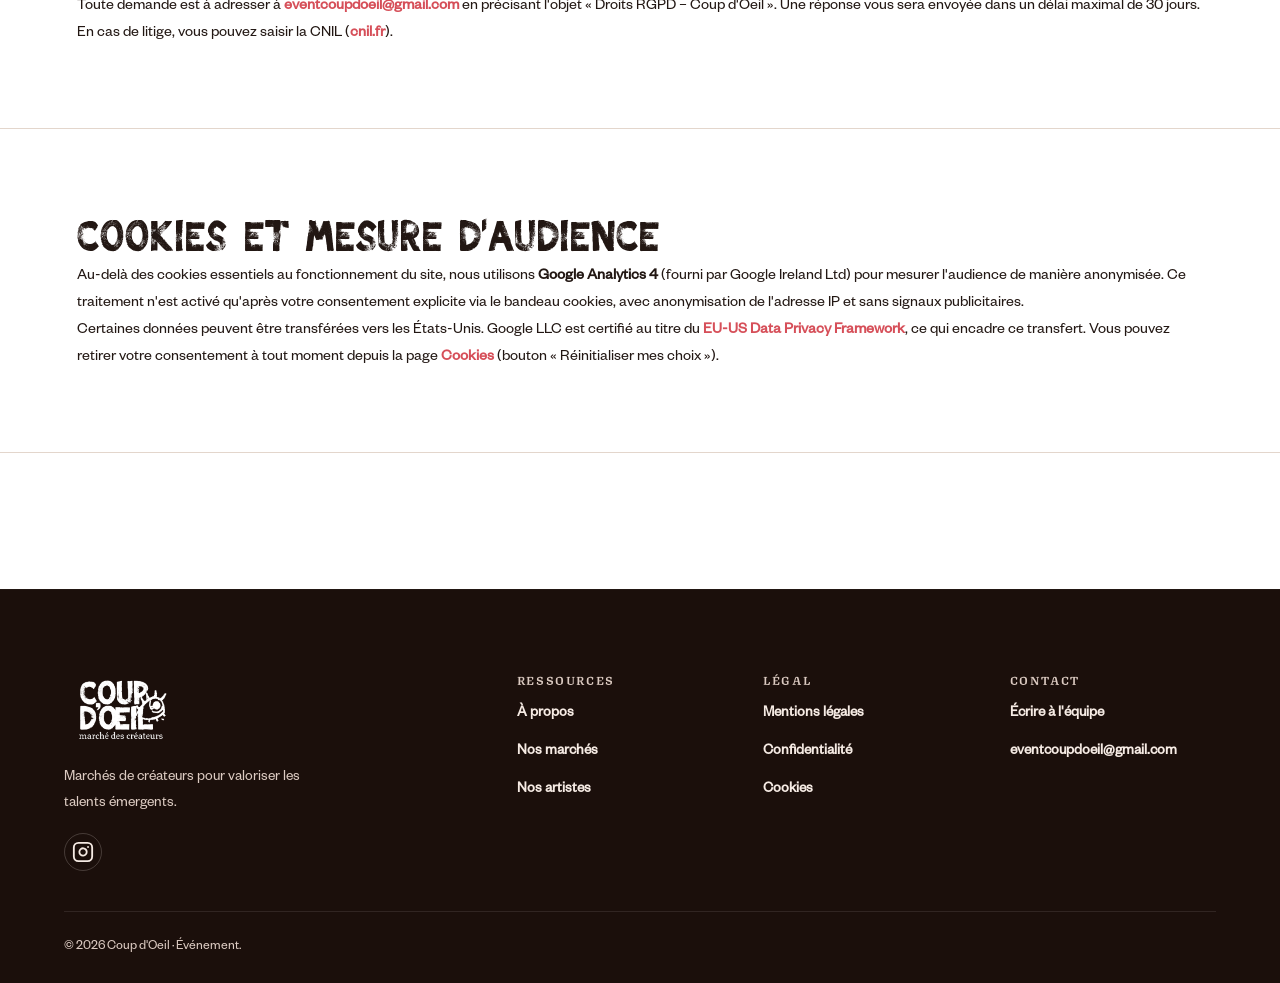
<file: coupdoeil-site/pages/privacy.html>
<!DOCTYPE html>
<html lang="fr" data-theme="light">
  <head>
    <meta charset="UTF-8" />
    <meta name="viewport" content="width=device-width, initial-scale=1.0" />
    <title>Politique de confidentialité – Coup d'Oeil</title>
    <meta
      name="description"
      content="Politique de confidentialité Coup d'Oeil : données collectées, finalités, droits RGPD."
    />
    <meta property="og:title" content="Politique de confidentialité – Coup d'Oeil" />
    <meta property="og:description" content="Politique de confidentialité et gestion des données personnelles de Coup d'Oeil." />
    <link rel="stylesheet" href="../assets/css/main.css" />
    <link rel="stylesheet" href="../assets/css/forms.css" />
    <link rel="icon" href="../assets/img/logo/FAVICON_COUP_OEIL-01.png" type="image/x-icon" />
    <!-- Google Analytics 4 (Consent Mode v2) -->
    <script>
      window.dataLayer = window.dataLayer || [];
      function gtag(){dataLayer.push(arguments);}
      gtag('consent', 'default', {
        ad_storage: 'denied',
        ad_user_data: 'denied',
        ad_personalization: 'denied',
        analytics_storage: 'denied',
        functionality_storage: 'granted',
        security_storage: 'granted',
        wait_for_update: 500
      });
      gtag('js', new Date());
      gtag('config', 'G-PNR328WM2J', { anonymize_ip: true });
    </script>
    <script async src="https://www.googletagmanager.com/gtag/js?id=G-PNR328WM2J"></script>
  </head>
  <body>
    <a class="skip-link" href="#contenu">Aller au contenu</a>
    <header>
      <div class="navbar" role="navigation" aria-label="Navigation principale">
        <a class="logo" href="../index.html">
          <img
            src="../assets/img/logo/nobg_logo_light.webp"
            alt="Logo Coup d'Oeil"
            class="logo-img logo-img--light"
            decoding="async"
          />
          <img
            src="../assets/img/logo/nobg_logo_dark.webp"
            alt=""
            class="logo-img logo-img--dark"
            aria-hidden="true"
            decoding="async"
          />
          <span class="sr-only">Coup d'Oeil</span>
        </a>
        <nav>
          <ul class="nav-links">
            <li><a data-page="index.html" href="../index.html">Accueil</a></li>
            <li>
              <a data-page="pages/events.html" href="events.html"
                >Nos marchés</a
              >
            </li>
            <li>
              <a data-page="pages/artists.html" href="artists.html"
                >Nos artistes</a
              >
            </li>
            <li>
              <a data-page="pages/about.html" href="about.html">À propos</a>
            </li>
          </ul>
        </nav>
        <div class="nav-actions">
          <a class="nav-contact-btn" href="contact.html">Contact</a>
          <button
            class="theme-toggle"
            type="button"
            data-theme-toggle
            aria-pressed="false"
            aria-label="Basculer le thème"
          >
            <img
              src="../assets/img/logo/light_dark.webp"
              alt=""
              class="theme-toggle__icon"
              aria-hidden="true"
              decoding="async"
            />
          </button>
          <button class="nav-burger" type="button" aria-expanded="false" aria-label="Ouvrir le menu" data-nav-toggle>
            <span class="nav-burger__line"></span>
          </button>
        </div>
      </div>
    </header>
    <main id="contenu">
      <section class="section legal-hero">
        <p class="badge">Protection des données</p>
        <h1>Politique de confidentialité</h1>
        <p>
          Nous détaillons ci-dessous les informations collectées via les
          formulaires Coup d'Oeil, la manière dont elles sont utilisées et vos
          droits en tant que visiteur ou exposant.
        </p>
        <div class="pill-nav" role="navigation" aria-label="Navigation juridique">
          <a href="legal.html">Mentions légales</a>
          <a class="active" href="privacy.html">Confidentialité</a>
          <a href="cookies.html">Cookies</a>
        </div>
      </section>
      <section class="section">
        <div class="card-grid">
          <article class="card">
            <h2>Responsable du traitement</h2>
            <p>
              Coup d'Oeil, collectif étudiant Ynov (contact :
              <a href="mailto:eventcoupdoeil@gmail.com">eventcoupdoeil@gmail.com</a>)
              agit en qualité de responsable du traitement pour les données
              collectées via ce site.
            </p>
          </article>
          <article class="card">
            <h2>Données collectées</h2>
            <ul>
              <li>Identité et coordonnées (nom, prénom, email, téléphone).</li>
              <li>
                Informations sur l'activité artistique (discipline, liens, besoins
                techniques, messages).
              </li>
              <li>
                Préférences d'inscription (type de participation, édition choisie,
                consentement newsletter).
              </li>
            </ul>
          </article>
          <article class="card">
            <h2>Sécurité & stockage</h2>
            <p>
              Le site est statique : les informations saisies sont validées côté
              navigateur et peuvent être conservées localement (localStorage) pour
              faciliter vos brouillons. Les données transmises par email sont
              stockées de façon sécurisée dans les boîtes de réception de
              l'équipe, hébergées au sein de Microsoft 365.
            </p>
          </article>
        </div>
      </section>
      <section class="section">
        <h2>Finalités, base légale et durées</h2>
        <div class="table-scroll">
          <table class="table-simple">
            <caption>Traitements déclarés</caption>
            <thead>
              <tr>
                <th>Finalité</th>
                <th>Base légale</th>
                <th>Durée maximale</th>
              </tr>
            </thead>
            <tbody>
              <tr>
                <td>Gestion des candidatures artistes et visiteurs</td>
                <td>Consentement (formulaire dédié)</td>
                <td>24 mois après le dernier échange</td>
              </tr>
              <tr>
                <td>Envoi d'informations pratiques (newsletter, rappels)</td>
                <td>Consentement explicite</td>
                <td>Jusqu'au retrait du consentement</td>
              </tr>
              <tr>
                <td>Réponse aux messages du formulaire de contact</td>
                <td>Intérêt légitime (gestion des demandes)</td>
                <td>12 mois maximum</td>
              </tr>
              <tr>
                <td>Mesure d'audience anonymisée (Google Analytics 4)</td>
                <td>Consentement (bandeau cookies)</td>
                <td>14 mois (durée GA4 par défaut)</td>
              </tr>
            </tbody>
          </table>
        </div>
      </section>
      <section class="section">
        <h2>Vos droits RGPD</h2>
        <div class="legal-note">
          <p>
            Vous disposez d'un droit d'accès, de rectification, d'effacement, de
            limitation et d'opposition. Vous pouvez retirer votre consentement à
            tout moment et demander la portabilité de vos données.
          </p>
        </div>
        <p style="margin-top: var(--spacing);">
          Toute demande est à adresser à
          <a href="mailto:eventcoupdoeil@gmail.com">eventcoupdoeil@gmail.com</a>
          en précisant l'objet « Droits RGPD – Coup d'Oeil ». Une réponse vous
          sera envoyée dans un délai maximal de 30 jours. En cas de litige, vous
          pouvez saisir la CNIL (<a href="https://www.cnil.fr" target="_blank"
            rel="noopener noreferrer"
            >cnil.fr</a
          >).
        </p>
      </section>
      <section class="section">
        <h2>Cookies et mesure d'audience</h2>
        <p>
          Au-delà des cookies essentiels au fonctionnement du site, nous utilisons
          <strong>Google Analytics 4</strong> (fourni par Google Ireland Ltd) pour
          mesurer l'audience de manière anonymisée. Ce traitement n'est activé
          qu'après votre consentement explicite via le bandeau cookies, avec
          anonymisation de l'adresse IP et sans signaux publicitaires.
        </p>
        <p>
          Certaines données peuvent être transférées vers les États-Unis. Google
          LLC est certifié au titre du
          <a href="https://www.dataprivacyframework.gov" target="_blank" rel="noopener noreferrer">EU-US Data Privacy Framework</a>,
          ce qui encadre ce transfert. Vous pouvez retirer votre consentement à
          tout moment depuis la page <a href="cookies.html">Cookies</a> (bouton
          « Réinitialiser mes choix »).
        </p>
      </section>
    </main>
    <footer>
      <div class="footer-content">
        <div>
          <img src="../assets/img/logo/nobg_logo_light.webp" alt="Coup d'Oeil" class="footer-logo" />
          <p>Marchés de créateurs pour valoriser les talents émergents.</p>
          <div class="footer-social">
            <a href="https://www.instagram.com/coupdoeil_event/" target="_blank" rel="noopener" aria-label="Instagram de Coup d'Oeil" class="footer-social__link">
              <svg xmlns="http://www.w3.org/2000/svg" width="22" height="22" viewBox="0 0 24 24" fill="none" stroke="currentColor" stroke-width="2" stroke-linecap="round" stroke-linejoin="round" aria-hidden="true"><rect x="2" y="2" width="20" height="20" rx="5" ry="5"/><path d="M16 11.37A4 4 0 1 1 12.63 8 4 4 0 0 1 16 11.37z"/><line x1="17.5" y1="6.5" x2="17.51" y2="6.5"/></svg>
            </a>
          </div>
        </div>
        <div>
          <h4>Ressources</h4>
          <ul>
            <li><a href="about.html">À propos</a></li>
            <li><a href="events.html">Nos marchés</a></li>
            <li><a href="artists.html">Nos artistes</a></li>
          </ul>
        </div>
        <div>
          <h4>Légal</h4>
          <ul>
            <li><a href="legal.html">Mentions légales</a></li>
            <li><a href="privacy.html">Confidentialité</a></li>
            <li><a href="cookies.html">Cookies</a></li>
          </ul>
        </div>
        <div>
          <h4>Contact</h4>
          <ul>
            <li><a href="contact.html">Écrire à l'équipe</a></li>
            <li>
              <a href="mailto:eventcoupdoeil@gmail.com"
                >eventcoupdoeil@gmail.com</a
              >
            </li>
          </ul>
        </div>
      </div>
      <div class="footer-bottom">© 2026 Coup d'Oeil · Événement.</div>
    </footer>
    <div class="cookie-banner" role="dialog" aria-label="Bandeau cookies">
      <p>
        Nous utilisons des cookies techniques nécessaires au fonctionnement du
        site et, sous réserve de votre accord, Google Analytics pour mesurer
        l'audience de manière anonyme. Vous pouvez refuser ces cookies non
        essentiels.
      </p>
      <div class="cookie-actions">
        <button class="btn" data-action="accept">Accepter</button>
        <button class="btn secondary" data-action="deny">Refuser</button>
      </div>
    </div>
    <script src="../assets/js/main.js"></script>
  </body>
</html>
</file>
<file: coupdoeil-site/assets/css/main.css>
:root {
  color-scheme: light;

  /* Palette principale */
  --hue-primary: #d64f59;
  --hue-secondary: #e8879b;
  --hue-accent: #f6ae2d;
  --hue-contrast: #1fa387;

  /* Neutres et surfaces */
  --color-bg: #ffffff;
  --color-surface: #ffffff;
  --color-surface-muted: #f4ede5;
  --color-surface-glow: rgba(255, 255, 255, 0.24);
  --color-text: #221713;
  --color-muted: #65564f;
  --color-border: #e3d6cc;
  --color-on-primary: #ffffff;
  --color-banner-text: #fff7f0;
  --color-footer-bg: #1b0f0b;
  --color-footer-text: #f6ebe4;
  --color-footer-muted: #dccbc2;

  /* Couleurs principales dérivées */
  --color-primary: var(--hue-primary);
  --color-primary-strong: color-mix(in srgb, var(--hue-primary) 82%, #831f26);
  --color-secondary: var(--hue-secondary);
  --color-secondary-strong: color-mix(
    in srgb,
    var(--hue-secondary) 80%,
    #7a1f35
  );
  --color-accent: var(--hue-accent);
  --color-accent-strong: color-mix(in srgb, var(--hue-accent) 80%, #7a3c00);
  --color-contrast: var(--hue-contrast);

  /* États et feedback */
  --color-success: color-mix(in srgb, var(--color-contrast) 82%, #0d5d48);
  --color-success-bg: color-mix(
    in srgb,
    var(--color-contrast) 14%,
    var(--color-surface)
  );
  --color-success-border: color-mix(
    in srgb,
    var(--color-contrast) 36%,
    var(--color-surface)
  );
  --color-success-weak: color-mix(
    in srgb,
    var(--color-contrast) 8%,
    transparent
  );
  --color-error: #c53b3b;
  --color-error-bg: color-mix(
    in srgb,
    var(--color-error) 16%,
    var(--color-surface)
  );
  --color-alert: color-mix(
    in srgb,
    var(--color-accent) 18%,
    var(--color-surface)
  );
  --color-highlight: color-mix(
    in srgb,
    var(--color-primary) 12%,
    var(--color-surface)
  );

  /* Tons et dégradés */
  --tone-primary-soft: color-mix(
    in srgb,
    var(--color-primary) 16%,
    transparent
  );
  --tone-secondary-soft: color-mix(
    in srgb,
    var(--color-secondary) 16%,
    transparent
  );
  --tone-accent-soft: color-mix(in srgb, var(--color-accent) 20%, transparent);
  --panel-gradient: linear-gradient(
    140deg,
    color-mix(in srgb, var(--color-primary) 16%, var(--color-surface)) 0%,
    color-mix(in srgb, var(--color-secondary) 12%, var(--color-surface)) 48%,
    color-mix(in srgb, var(--color-accent) 18%, var(--color-surface)) 100%
  );
  --gradient-newsletter-start: color-mix(
    in srgb,
    var(--color-secondary) 22%,
    var(--color-surface)
  );
  --gradient-newsletter-end: color-mix(
    in srgb,
    var(--color-accent) 22%,
    var(--color-surface)
  );
  --focus-ring: 0 0 0 3px
    color-mix(in srgb, var(--color-primary) 28%, transparent);

  /* Effets */
  --glow-1: color-mix(in srgb, var(--color-primary) 12%, transparent);
  --glow-2: color-mix(in srgb, var(--color-secondary) 10%, transparent);
  --glow-3: color-mix(in srgb, var(--color-accent) 10%, transparent);
  --shadow-soft: 0 12px 36px rgba(0, 0, 0, 0.06);
  --shadow-strong: 0 18px 46px rgba(0, 0, 0, 0.12);
  --shadow-overlay: 0 16px 44px rgba(0, 0, 0, 0.22);

  /* Espacements et rayons */
  --radius-sm: 0px;
  --radius: 0px;
  --spacing-xs: 8px;
  --spacing-sm: 12px;
  --spacing: 16px;
  --spacing-lg: 24px;
  --spacing-xl: 40px;
  --spacing-2xl: 80px;
  --header-height: 85px;
  --max-width: 100%;

  /* Typographie */
  --font-base: "founders-grotesk", "Founders Grotesk", system-ui,
    -apple-system, sans-serif;
  --font-heading: "texturina", system-ui, -apple-system, sans-serif;
  --font-title: "hand-written", system-ui, -apple-system, sans-serif;
  --text-sm: 0.95rem;
  --text-base: 1.05rem;
  --text-lg: 1.25rem;
  --hero-banner-image: url("../img/banner/Blanc_fond_web.webp");
}

@font-face {
	font-family: 'hand-written';
	src: url('../fonts/Hand_Drawn_Type_13.ttf') format('truetype');
}

@font-face {
	font-family: 'texturina';
	src: url('../fonts/Texturina-VariableFont.ttf') format('truetype');
}

@font-face {
  font-family: "founders-grotesk";
  src: url("../fonts/FoundersGrotesk-Regular.otf") format("opentype");
  font-weight: 400;
  font-style: normal;
  font-display: swap;
}

:root[data-theme="dark"] {
  color-scheme: dark;
  --color-bg: #0f0c0a;
  --color-surface: #18110f;
  --color-surface-muted: #211712;
  --color-text: #f8ede4;
  --color-muted: #c5b2a7;
  --color-border: #2e231e;
  --color-footer-bg: #0b0604;
  --color-footer-text: #f8ede4;
  --color-footer-muted: #c5b2a7;
  --color-surface-glow: color-mix(
    in srgb,
    var(--color-surface) 70%,
    var(--color-on-primary)
  );
  --gradient-newsletter-start: color-mix(
    in srgb,
    var(--color-secondary) 26%,
    var(--color-surface)
  );
  --gradient-newsletter-end: color-mix(
    in srgb,
    var(--color-primary) 22%,
    var(--color-surface)
  );
  --glow-1: color-mix(in srgb, var(--color-primary) 8%, transparent);
  --glow-2: color-mix(in srgb, var(--color-secondary) 6%, transparent);
  --glow-3: color-mix(in srgb, var(--color-accent) 6%, transparent);
  --shadow-soft: 0 12px 36px rgba(0, 0, 0, 0.36);
  --shadow-strong: 0 18px 46px rgba(0, 0, 0, 0.48);
  --color-alert: color-mix(
    in srgb,
    var(--color-accent) 22%,
    var(--color-surface)
  );
  --color-highlight: color-mix(
    in srgb,
    var(--color-primary) 16%,
    var(--color-surface)
  );
  --color-success-bg: color-mix(
    in srgb,
    var(--color-success) 14%,
    var(--color-surface)
  );
  --color-success-border: color-mix(
    in srgb,
    var(--color-success) 40%,
    var(--color-surface)
  );
  --color-error-bg: color-mix(
    in srgb,
    var(--color-error) 14%,
    var(--color-surface)
  );
  --color-success-weak: color-mix(
    in srgb,
    var(--color-success) 12%,
    transparent
  );
  --hero-banner-image: url("../img/banner/fond_web_dark.webp");
}

/* ── Edition-specific color schemes ── */

/* Saint-Valentin: rose/rouge */
[data-edition="saint-valentin"] {
  --hue-primary: #d64f59;
  --hue-secondary: #e8879b;
  --hue-accent: #f6ae2d;
  --color-bg: #ffffff;
  --color-primary: var(--hue-primary);
  --color-secondary: var(--hue-secondary);
  --color-accent: var(--hue-accent);
}

[data-edition="saint-valentin"][data-theme="dark"] {
  --color-bg: #0f0c0a;
  --color-surface: #18110f;
  --color-surface-muted: #211712;
  --color-text: #f8ede4;
  --color-muted: #c5b2a7;
  --color-border: #2e231e;
  --color-footer-bg: #0b0604;
  --color-footer-text: #f8ede4;
  --color-footer-muted: #c5b2a7;
  --shadow-soft: 0 12px 36px rgba(0, 0, 0, 0.36);
  --shadow-strong: 0 18px 46px rgba(0, 0, 0, 0.48);
}

[data-edition="saint-valentin"] .hero-editorial.hero-editorial--poster {
  background-image: url("../img/event/saintValentin/coupdoeuil-done-10.webp");
  background-color: #d64f59;
}

/* Printemps: aubergine, jaune, vert, magenta (palette de l'affiche) */
/* Light = fond crème/lavande clair · Dark = aubergine de l'affiche */
[data-edition="printemps"] {
  --hue-primary: #c5a520;        /* jaune affiche, assombri pour lisibilité sur clair */
  --hue-secondary: #4e9a2c;      /* vert affiche, assombri pour lisibilité sur clair */
  --hue-accent: #c23d78;          /* rose / magenta affiche */
  --hue-contrast: #2e1d3f;        /* aubergine */
  --color-bg: #f7f2fa;
  --color-text: #2e1d3f;
  --color-surface: #ffffff;
  --color-surface-muted: #efe8f5;
  --color-border: #d8cce5;
  --color-muted: rgba(46, 29, 63, 0.55);
  --color-on-primary: #2e1d3f;
  --color-primary: var(--hue-primary);
  --color-secondary: var(--hue-secondary);
  --color-accent: var(--hue-accent);
  --color-primary-strong: color-mix(in srgb, var(--hue-primary) 82%, #7a5500);
  --color-secondary-strong: color-mix(in srgb, var(--hue-secondary) 82%, #1e4a0c);
  --color-accent-strong: color-mix(in srgb, var(--hue-accent) 82%, #7a1a45);
  --color-footer-bg: #2e1d3f;
  --color-footer-text: #f4ecd8;
  --color-footer-muted: rgba(244, 236, 216, 0.5);
  --glow-1: color-mix(in srgb, var(--hue-primary) 12%, transparent);
  --glow-2: color-mix(in srgb, var(--hue-secondary) 10%, transparent);
  --glow-3: color-mix(in srgb, var(--hue-accent) 10%, transparent);
  --shadow-soft: 0 12px 36px rgba(46, 29, 63, 0.08);
  --shadow-strong: 0 18px 46px rgba(46, 29, 63, 0.14);
  --panel-gradient: linear-gradient(
    140deg,
    color-mix(in srgb, var(--hue-primary) 10%, var(--color-surface)) 0%,
    color-mix(in srgb, var(--hue-secondary) 8%, var(--color-surface)) 48%,
    color-mix(in srgb, var(--hue-accent) 12%, var(--color-surface)) 100%
  );
  --color-highlight: color-mix(in srgb, var(--hue-primary) 10%, var(--color-surface));
}

[data-edition="printemps"][data-theme="dark"] {
  color-scheme: dark;
  --hue-primary: #e8c93a;        /* jaune affiche, pleine saturation sur fond sombre */
  --hue-secondary: #7ec244;      /* vert affiche */
  --hue-accent: #d94e8a;          /* rose / magenta affiche */
  --color-bg: #2e1d3f;
  --color-text: #f4ecd8;
  --color-surface: #3a2750;
  --color-surface-muted: #44315c;
  --color-border: #5b4576;
  --color-muted: rgba(244, 236, 216, 0.6);
  --color-on-primary: #2e1d3f;
  --color-primary-strong: color-mix(in srgb, var(--hue-primary) 82%, #f7a900);
  --color-secondary-strong: color-mix(in srgb, var(--hue-secondary) 82%, #2d6f1c);
  --color-accent-strong: color-mix(in srgb, var(--hue-accent) 82%, #7a1a45);
  --color-footer-bg: #1a0f2a;
  --color-footer-text: #f4ecd8;
  --color-footer-muted: rgba(244, 236, 216, 0.5);
  --glow-1: color-mix(in srgb, var(--hue-primary) 10%, transparent);
  --glow-2: color-mix(in srgb, var(--hue-secondary) 8%, transparent);
  --glow-3: color-mix(in srgb, var(--hue-accent) 8%, transparent);
  --shadow-soft: 0 12px 36px rgba(0, 0, 0, 0.28);
  --shadow-strong: 0 18px 46px rgba(0, 0, 0, 0.38);
  --panel-gradient: linear-gradient(
    140deg,
    color-mix(in srgb, var(--hue-primary) 14%, var(--color-surface)) 0%,
    color-mix(in srgb, var(--hue-secondary) 10%, var(--color-surface)) 48%,
    color-mix(in srgb, var(--hue-accent) 16%, var(--color-surface)) 100%
  );
  --color-highlight: color-mix(in srgb, var(--hue-primary) 14%, var(--color-surface));
}

* {
  box-sizing: border-box;
  margin: 0;
  padding: 0;
}

html {
  scroll-behavior: smooth;
}

body {
  font-family: var(--font-base);
  color: var(--color-text);
  line-height: 1.7;
  min-height: 100vh;
  text-rendering: optimizeLegibility;
  -webkit-font-smoothing: antialiased;
  -moz-osx-font-smoothing: grayscale;
  background: var(--color-bg);
  background-image: var(--hero-banner-image);
  background-repeat: repeat-y;
  background-size: 100% auto;
  background-position: center top;
}

body::after {
  content: "";
  position: fixed;
  inset: 0;
  z-index: -1;
}

img {
  display: block;
  max-width: 100%;
  border-radius: 0;
}

h1, h2 {
  font-family: var(--font-title);
}

h3,
h4 {
  font-family: var(--font-heading);
}

a {
  color: var(--color-primary);
  text-decoration: none;
  font-weight: 600;
  transition: color 0.2s ease, opacity 0.2s ease;
}

a:hover {
  opacity: 0.85;
}

.muted {
  color: var(--color-muted);
}

button:focus-visible,
a:focus-visible,
input:focus-visible,
select:focus-visible,
textarea:focus-visible {
  outline: 2px solid var(--color-primary);
  outline-offset: 2px;
  border-radius: 0;
}

header {
  position: fixed;
  top: 0;
  left: 0;
  right: 0;
  z-index: 50;
  background: color-mix(in srgb, var(--color-surface) 92%, transparent);
  backdrop-filter: blur(12px);
  border-bottom: 1px solid var(--color-border);
  transition: background 0.4s ease, border-color 0.4s ease, backdrop-filter 0.4s ease;
  padding: 0 clamp(12px, 3vw, 32px);
  transform: translateY(0);
  pointer-events: auto;
  opacity: 1;
}

:root[data-theme="dark"] header {
  background: color-mix(in srgb, var(--color-surface) 88%, transparent);
}

body {
  padding-top: var(--header-height, 85px);
}

header.header--visible {
  transform: translateY(0);
  pointer-events: auto;
  opacity: 1;
  background: color-mix(in srgb, var(--color-surface) 92%, transparent);
  backdrop-filter: blur(12px);
  border-bottom: 1px solid var(--color-border);
}

:root[data-theme="dark"] header.header--visible {
  background: color-mix(in srgb, var(--color-surface) 88%, transparent);
}

.banner {
  background: linear-gradient(
    90deg,
    var(--color-primary) 0%,
    var(--color-primary-strong) 100%
  );
  color: var(--color-banner-text);
  padding: var(--spacing-xs) var(--spacing);
  text-align: center;
  font-weight: 700;
  letter-spacing: 0.1em;
}

.navbar {
  width: 100%;
  max-width: none;
  margin: 0;
  padding: var(--spacing) 0;
  display: flex;
  align-items: center;
  gap: 5rem;
}

.logo {
  display: inline-flex;
  align-items: center;
  font-weight: 800;
  font-size: 1.3rem;
  letter-spacing: 0.6px;
  color: var(--color-primary);
  font-family: var(--font-base);
  text-decoration: none;
  margin-right: clamp(3vw, 10vw, 20vw);
}

.logo-img {
  display: block;
  height: 48px;
  width: auto;
  object-fit: contain;
  transform: scale(2);
  transform-origin: left center;
}

.logo-imgw {
  display: block;
  height: 48px;
  width: auto;
  object-fit: contain;
  transform: scale(2.5);
  transform-origin: center center;
  margin: 0 auto;
  border-radius: 0;
}

.logo-img--dark {
  display: none;
}

:root[data-theme="dark"] .logo-img--light {
  display: none;
}

:root[data-theme="dark"] .logo-img--dark {
  display: block;
}

nav {
  flex: 1;
}

.nav-actions {
  display: flex;
  align-items: center;
  gap: var(--spacing-sm);
}

.nav-contact-btn {
  display: inline-flex;
  align-items: center;
  padding: 8px 18px;
  border-radius: 0;
  background: var(--color-primary);
  color: #fff;
  font-family: var(--font-heading);
  font-weight: 700;
  font-size: var(--text-sm);
  text-decoration: none;
  white-space: nowrap;
  transition: opacity 0.2s ease, transform 0.2s ease;
}

.nav-contact-btn:hover {
  opacity: 0.85;
}

.nav-links {
  font-family: var(--font-heading);
  padding: 0;
  list-style: none;
  display: flex;
  flex-wrap: wrap;
  gap: var(--spacing-sm);
}

.nav-links a {
  padding: 10px 14px;
  border-radius: 0;
  color: var(--color-text);
  font-weight: 700;
  background: transparent;
  border: 1px solid transparent;
  transition: background 0.2s ease, color 0.2s ease, border-color 0.2s ease;
}

.nav-links a.active,
.nav-links a:hover,
.nav-links a:focus-visible {
  background: var(--tone-secondary-soft);
  border-color: color-mix(
    in srgb,
    var(--color-secondary) 35%,
    var(--color-border)
  );
}

.theme-toggle {
  min-width: 50px;
  display: inline-flex;
  align-items: center;
  justify-content: center;
  padding: 10px 12px;
  border-radius: 0;
  border: 1px solid var(--color-border);
  background: color-mix(in srgb, #f5eded 75%, var(--color-surface));
  color: var(--color-text);
  cursor: pointer;
  transition: background 0.2s ease, transform 0.2s ease, border-color 0.2s ease;
}

:root[data-theme="dark"] .theme-toggle {
  background: color-mix(in srgb, #f5eded 55%, var(--color-surface));
}

.theme-toggle__icon {
  width: 26px;
  height: 26px;
  display: block;
}

.theme-toggle:hover,
.theme-toggle:focus-visible {
  background: color-mix(in srgb, #f5eded 85%, var(--color-surface));
  transform: translateY(-1px);
}

.btn {
  display: inline-flex;
  align-items: center;
  justify-content: center;
  gap: var(--spacing-xs);
  padding: 14px 28px;
  border-radius: 0;
  border: 2px solid transparent;
  background: var(--color-primary);
  color: var(--color-on-primary);
  font-weight: 800;
  font-size: 0.85rem;
  letter-spacing: 0.06em;
  text-transform: uppercase;
  cursor: pointer;
  box-shadow: none;
  transition: background 0.3s ease, border-color 0.3s ease, color 0.3s ease;
}

.btn.secondary {
  background: transparent;
  color: var(--color-secondary-strong);
  border-color: var(--color-secondary);
  box-shadow: none;
}

.hero-carousel-content .btn.secondary,
.hero-banner__content .btn.secondary {
  border-color: rgba(255, 255, 255, 0.5);
}

.hero-carousel-content .btn.secondary:hover,
.hero-banner__content .btn.secondary:hover {
  background: rgba(255, 255, 255, 0.15);
}

.hero-carousel-content .btn,
.hero-banner__content .btn:not(.secondary) {
  background: #fff;
  color: var(--color-text);
  border-color: #fff;
}

.hero-carousel-content .btn:not(.secondary):hover,
.hero-banner__content .btn:not(.secondary):hover {
  background: rgba(255, 255, 255, 0.9);
}

.btn:hover,
.btn:focus-visible {
  background: var(--color-primary-strong);
}

.btn:active {
  opacity: 0.9;
}

.btn.secondary:hover,
.btn.secondary:focus-visible {
  background: var(--color-surface-muted);
}

.btn.secondary:active {
  opacity: 0.9;
}

main {
  max-width: none;
  margin: 0;
  padding: 0 0 96px;
}

.hero-banner {
  --hero-opacity: 1;
  position: relative;
  min-height: 100vh;
  width: 100%;
  margin: 0;
  border-radius: 0;
  overflow: hidden;
  box-shadow: none;
  background-image: var(--hero-banner-image);
  background-size: cover;
  background-position: center;
  background-repeat: no-repeat;
  background-attachment: fixed;
  display: grid;
  place-items: center;
  color: var(--color-on-primary);
  animation: fadeIn 0.6s ease-out;
}

/* Scroll cue indicator */
.hero-scroll-cue {
  position: absolute;
  bottom: 32px;
  left: 50%;
  transform: translateX(-50%);
  display: flex;
  flex-direction: column;
  align-items: center;
  gap: 8px;
  color: var(--color-on-primary);
  font-size: 0.75rem;
  font-weight: 600;
  letter-spacing: 0.12em;
  text-transform: uppercase;
  opacity: 0.8;
  z-index: 2;
  animation: scrollCueBounce 2s ease-in-out infinite;
}

.hero-scroll-cue::after {
  content: '';
  width: 1px;
  height: 40px;
  background: currentColor;
  animation: scrollCueLine 2s ease-in-out infinite;
}

@keyframes scrollCueBounce {
  0%, 100% { transform: translateX(-50%) translateY(0); }
  50% { transform: translateX(-50%) translateY(8px); }
}

@keyframes scrollCueLine {
  0% { height: 0; opacity: 0; }
  50% { height: 40px; opacity: 0.8; }
  100% { height: 40px; opacity: 0; }
}

@keyframes fadeIn {
  from {
    opacity: 0;
    transform: translateY(20px);
  }
  to {
    opacity: 1;
    transform: translateY(0);
  }
}

.hero-banner::after {
  content: "";
  position: absolute;
  inset: 0;
  opacity: var(--hero-opacity);
  pointer-events: none;
}

.hero-banner__bg {
  position: absolute;
  inset: 0;
  width: 100%;
  height: 100%;
  object-fit: cover;
  object-position: center;
  border-radius: 0;
}

.hero-banner__overlay {
  position: absolute;
  inset: 0;
  background: linear-gradient(
    to bottom,
    rgba(0, 0, 0, 0.2) 0%,
    rgba(0, 0, 0, 0.45) 60%,
    rgba(0, 0, 0, 0.7) 100%
  );
  pointer-events: none;
}

.hero-banner__content {
  position: relative;
  z-index: 2;
  display: flex;
  flex-direction: column;
  align-items: center;
  text-align: center;
  gap: var(--spacing-sm);
  padding: var(--spacing-xl);
  color: #fff;
}

.hero-banner__logo-img {
  height: 80px;
  width: auto;
  margin-bottom: var(--spacing);
  filter: brightness(0) invert(1);
}

.hero-banner__label {
  font-family: var(--font-heading);
  font-size: 0.78rem;
  font-weight: 700;
  letter-spacing: 0.18em;
  text-transform: uppercase;
  color: rgba(255, 255, 255, 0.7);
}

.hero-banner__content h1 {
  font-family: var(--font-title);
  font-size: clamp(3rem, 7vw, 5rem);
  line-height: 1.05;
  color: #fff;
}

.hero-banner__date {
  font-size: var(--text-lg);
  color: rgba(255, 255, 255, 0.8);
  font-weight: 500;
  margin-bottom: var(--spacing);
}

.hero {
  display: grid;
  grid-template-columns: repeat(auto-fit, minmax(280px, 1fr));
  gap: var(--spacing-lg);
  align-items: center;
  padding: var(--spacing-lg);
  background: var(--panel-gradient);
  border-radius: var(--radius);
  border: 1px solid
    color-mix(in srgb, var(--color-secondary) 24%, var(--color-border));
  box-shadow: var(--shadow-soft);
}

.hero h1 {
  font-family: var(--font-title);
  font-size: clamp(2.2rem, 4vw, 3rem);
  margin-bottom: var(--spacing-sm);
  line-height: 1.15;
}

.hero p {
  margin-bottom: var(--spacing);
  color: var(--color-muted);
}

.hero-events .tags {
  margin-top: var(--spacing-sm);
}

/* Hero events banner carousel */
.hero-events-banner {
  position: relative;
  height: 100vh;
  border-radius: 0;
  overflow: hidden;
  background: var(--color-surface-muted);
  box-shadow: none;
}

.hero-carousel-track {
  position: absolute;
  top: 0;
  left: 0;
  right: 0;
  height: 100%;
  display: flex;
  transition: transform 0.6s cubic-bezier(0.4, 0, 0.2, 1);
  will-change: transform;
}

.hero-carousel-slide {
  flex: 0 0 100%;
  height: 100%;
  backface-visibility: hidden;
}

.hero-carousel-slide img {
  width: 100%;
  height: 100%;
  object-fit: cover;
  object-position: center;
  border-radius: 0;
  display: block;
}

.hero-carousel-overlay {
  position: absolute;
  inset: 0;
  background: linear-gradient(
    to right,
    rgba(0, 0, 0, 0.72) 0%,
    rgba(0, 0, 0, 0.42) 48%,
    rgba(0, 0, 0, 0.12) 100%
  );
  pointer-events: none;
}

.hero-carousel-content {
  position: absolute;
  left: clamp(var(--spacing-lg), 5vw, 56px);
  bottom: clamp(var(--spacing-xl), 7vh, 80px);
  max-width: min(540px, 58%);
  color: #fff;
  z-index: 2;
}

.hero-carousel-label {
  font-family: var(--font-heading);
  font-size: var(--text-sm);
  font-weight: 600;
  letter-spacing: 0.08em;
  text-transform: uppercase;
  color: rgba(255, 255, 255, 0.72);
  margin-bottom: var(--spacing-xs);
}

.hero-carousel-content h1 {
  font-family: var(--font-title);
  font-size: clamp(2.4rem, 5vw, 3.6rem);
  line-height: 1.1;
  color: #fff;
  margin-bottom: var(--spacing-sm);
}

.hero-carousel-desc {
  font-size: var(--text-base);
  color: rgba(255, 255, 255, 0.82);
  margin-bottom: var(--spacing-lg);
  line-height: 1.6;
}

.hero-events-banner .carousel-btn {
  width: 44px;
  height: 44px;
  font-size: 1.8rem;
}

.hero-events-banner .carousel-dots {
  bottom: 16px;
  right: clamp(16px, 3vw, 32px);
  left: auto;
  transform: none;
}

@media (max-width: 640px) {
  .hero-carousel-content {
    left: var(--spacing);
    bottom: clamp(64px, 10vh, 96px);
    max-width: calc(100% - var(--spacing) * 2);
  }
}

.hero-points {
  margin: var(--spacing-sm) 0 0;
  padding-left: 18px;
  color: var(--color-text);
  line-height: 1.5;
}

.hero-actions {
  display: flex;
  flex-wrap: wrap;
  gap: var(--spacing-sm);
}

.hero-visual {
  background: color-mix(
    in srgb,
    var(--color-surface) 86%,
    var(--tone-accent-soft)
  );
  border-radius: var(--radius-sm);
  padding: var(--spacing);
  border: 1px solid
    color-mix(in srgb, var(--color-accent) 22%, var(--color-border));
  box-shadow: inset 0 1px 0 var(--color-surface-glow);
}

.hero-visual ul {
  padding-left: 18px;
  color: var(--color-muted);
  line-height: 1.6;
}

.event-page {
  display: grid;
  gap: clamp(var(--spacing-lg), 4vw, var(--spacing-xl));
}

.event-intro {
  position: relative;
  display: grid;
  grid-template-columns: repeat(auto-fit, minmax(280px, 1fr));
  gap: clamp(var(--spacing), 4vw, var(--spacing-xl));
  padding: clamp(var(--spacing-lg), 4vw, 56px) 0;
  background: transparent;
  border-radius: 0;
  border: none;
  border-bottom: 1px solid var(--color-border);
  box-shadow: none;
  overflow: hidden;
}

.event-intro::before {
  content: "";
  position: absolute;
  inset: 0;
  background: radial-gradient(
      circle at 12% 18%,
      color-mix(in srgb, var(--color-secondary) 18%, transparent),
      transparent 48%
    ),
    radial-gradient(
      circle at 86% 18%,
      color-mix(in srgb, var(--color-accent) 18%, transparent),
      transparent 48%
    ),
    linear-gradient(
      140deg,
      color-mix(in srgb, var(--color-primary) 8%, transparent),
      transparent 60%
    );
  opacity: 0.85;
  pointer-events: none;
}

.event-intro > * {
  position: relative;
  z-index: 1;
}

.event-kicker {
  display: inline-flex;
  align-items: center;
  gap: var(--spacing-xs);
  font-size: 0.78rem;
  font-weight: 800;
  letter-spacing: 0.18em;
  text-transform: uppercase;
  color: var(--color-secondary-strong);
}

.event-intro h1 {
  font-family: var(--font-title);
  font-size: clamp(2.4rem, 4.8vw, 3.6rem);
  line-height: 1.05;
  margin: var(--spacing-sm) 0;
}

.event-lead {
  font-size: var(--text-lg);
  font-weight: 600;
  color: var(--color-text);
}

.event-manifesto {
  margin-top: var(--spacing);
  display: grid;
  gap: var(--spacing-sm);
  padding: var(--spacing-lg) 0;
  background: transparent;
  border-radius: 0;
  border: none;
  border-top: 1px solid var(--color-border);
  color: var(--color-muted);
}

.event-values {
  list-style: none;
  margin: 0;
  padding: 0;
  display: grid;
  gap: var(--spacing-xs);
}

.event-values li {
  display: grid;
  grid-template-columns: 96px 1fr;
  gap: var(--spacing-sm);
  padding: 10px 12px;
  background: var(--color-surface);
  border-radius: var(--radius-sm);
  border: 1px solid var(--color-border);
  color: var(--color-text);
}

.event-value__label {
  font-weight: 800;
  color: var(--color-primary-strong);
}

.event-actions {
  display: flex;
  flex-wrap: wrap;
  gap: var(--spacing-sm);
  margin-top: var(--spacing);
}

.event-intro__media {
  display: grid;
  gap: var(--spacing);
  align-content: start;
}

.event-placeholder {
  display: grid;
  place-items: center;
  text-align: center;
  padding: var(--spacing);
  border-radius: var(--radius);
  border: 1.5px dashed
    color-mix(in srgb, var(--color-secondary) 35%, var(--color-border));
  background: linear-gradient(
    135deg,
    color-mix(in srgb, var(--color-secondary) 8%, var(--color-surface)) 0%,
    color-mix(in srgb, var(--color-accent) 10%, var(--color-surface)) 100%
  );
  color: var(--color-muted);
  text-transform: uppercase;
  font-weight: 800;
  letter-spacing: 0.16em;
  font-size: 0.72rem;
  transition: border-color 0.3s ease, transform 0.2s ease;
}

.event-placeholder:hover {
  border-color: var(--color-primary);
}

.event-placeholder span {
  display: block;
}

.event-placeholder__note {
  margin-top: 4px;
  font-size: 0.7rem;
  letter-spacing: 0.2em;
}

.event-placeholder--hero {
  min-height: clamp(240px, 32vw, 360px);
}

.event-placeholder--venue {
  min-height: 200px;
}

.event-info-card {
  background: transparent;
  border: none;
  border-bottom: 1px solid var(--color-border);
  border-radius: 0;
  padding: var(--spacing-lg) 0;
  box-shadow: none;
  display: grid;
  gap: var(--spacing-sm);
}

.event-info-title {
  font-weight: 700;
  text-transform: uppercase;
  letter-spacing: 0.12em;
  font-size: 0.78rem;
  color: var(--color-muted);
}

.event-meta {
  margin: 0;
  display: grid;
  gap: var(--spacing-xs);
}

.event-meta div {
  display: grid;
  grid-template-columns: 90px 1fr;
  gap: var(--spacing-sm);
  padding: 8px 10px;
  border-radius: var(--radius-sm);
  background: var(--color-surface-muted);
  border: 1px solid var(--color-border);
}

.event-meta dt {
  font-weight: 700;
  color: var(--color-text);
}

.event-meta dd {
  margin: 0;
  color: var(--color-muted);
}

.event-section {
  padding: clamp(var(--spacing-lg), 3vw, var(--spacing-xl)) 0;
  background: transparent;
  border: none;
  border-bottom: 1px solid var(--color-border);
  border-radius: 0;
  box-shadow: none;
  display: grid;
  gap: var(--spacing);
}

.event-section__head h2 {
  margin: 0;
  font-family: var(--font-title);
  font-size: clamp(1.6rem, 3vw, 2.2rem);
}

.event-section__head p {
  margin-top: 6px;
  color: var(--color-muted);
  max-width: 720px;
}

.event-venue {
  display: grid;
  grid-template-columns: repeat(auto-fit, minmax(240px, 1fr));
  gap: var(--spacing);
  align-items: start;
}

.event-venue__photos {
  display: grid;
  gap: var(--spacing-sm);
}

.event-venue__map {
  background: var(--color-surface-muted);
  border: 1px solid var(--color-border);
  border-radius: var(--radius);
  padding: var(--spacing);
  display: grid;
  gap: var(--spacing-sm);
}

.event-venue__note {
  background: color-mix(
    in srgb,
    var(--color-accent) 12%,
    var(--color-surface)
  );
  border-radius: var(--radius-sm);
  padding: 10px 12px;
}

.event-artists {
  display: grid;
  grid-template-columns: repeat(auto-fit, minmax(210px, 1fr));
  gap: var(--spacing);
}

.event-artist {
  background: transparent;
  border: none;
  border-bottom: 1px solid var(--color-border);
  border-radius: 0;
  box-shadow: none;
  display: grid;
  gap: var(--spacing-sm);
  padding: var(--spacing) 0;
}

.event-artist__avatar {
  border-radius: var(--radius-sm);
  min-height: 160px;
}

.event-artist__body {
  display: grid;
  gap: var(--spacing-xs);
}

.event-artist__body h3 {
  margin: 0;
}

.event-artist__role {
  font-weight: 700;
  color: var(--color-primary-strong);
}

.event-artist__tags {
  display: flex;
  flex-wrap: wrap;
  gap: 6px;
}

.sr-only {
  position: absolute;
  width: 1px;
  height: 1px;
  padding: 0;
  margin: -1px;
  overflow: hidden;
  clip: rect(0, 0, 0, 0);
  white-space: nowrap;
  border: 0;
}

.section {
  margin: 0;
  padding: var(--spacing-2xl) clamp(24px, 6vw, 120px);
  animation: slideUp 0.5s ease-out;
  border-bottom: 1px solid var(--color-border);
}

@keyframes slideUp {
  from {
    opacity: 0;
    transform: translateY(30px);
  }
  to {
    opacity: 1;
    transform: translateY(0);
  }
}

.section.section-wide {
  max-width: none;
  width: 100%;
}

.section-wide {
  width: 100%;
  max-width: none;
  padding: var(--spacing-2xl) clamp(24px, 6vw, 120px);
}

.timeline-plain {
  margin: var(--spacing-xl) 0;
  padding: 0;
  background: none;
  border: none;
  box-shadow: none;
}

.timeline-plain .section-header {
  max-width: var(--max-width);
  margin: 0 auto var(--spacing);
  padding: 0;
  justify-content: center;
  text-align: center;
}

.timeline-plain .timeline {
  max-width: min(1400px, 100%);
  margin: 0 auto;
}

.section-header {
  display: flex;
  justify-content: space-between;
  align-items: center;
  gap: var(--spacing-sm);
  flex-wrap: wrap;
  margin-bottom: var(--spacing);
}

.section h2 {
  margin: 0;
  font-size: clamp(1.5rem, 3vw, 2rem);
  font-family: var(--font-title);
}

.section-subtitle {
  margin: 6px 0 0;
  color: var(--color-muted);
  max-width: 720px;
  line-height: 1.5;
}

.card-grid {
  display: grid;
  grid-template-columns: repeat(auto-fit, minmax(320px, 1fr));
  gap: var(--spacing-xl);
}

.card-grid--artists {
  grid-template-columns: repeat(3, minmax(0, 1fr));
}

@media (max-width: 980px) {
  .card-grid--artists {
    grid-template-columns: repeat(2, minmax(0, 1fr));
  }
}

@media (max-width: 680px) {
  .card-grid--artists {
    grid-template-columns: 1fr;
  }
}


.card {
  background: var(--color-surface);
  border: 1px solid var(--color-border);
  border-radius: var(--radius);
  padding: var(--spacing);
  box-shadow: var(--shadow-soft);
  transition: border-color 0.3s ease;
}

a.card:hover,
a.card:focus-within {
  border-color: var(--color-primary);
}

.card a {
  position: relative;
}

.card a::after {
  content: '';
  position: absolute;
  left: 0;
  bottom: -2px;
  width: 0;
  height: 2px;
  background: var(--color-primary);
  transition: width 0.3s ease;
}

.card a:hover::after {
  width: 100%;
}

.card h3 {
  margin-bottom: var(--spacing-xs);
  font-family: var(--font-heading);
}

.timeline {
  position: relative;
  display: flex;
  gap: var(--spacing);
  align-items: flex-start;
  padding-top: calc(var(--spacing-lg) + var(--spacing));
}

.timeline::before {
  content: "";
  position: absolute;
  top: 26px;
  left: 0;
  right: 0;
  height: 3px;
  background: linear-gradient(
    90deg,
    color-mix(in srgb, var(--color-primary) 70%, var(--color-border)) 0%,
    color-mix(in srgb, var(--color-secondary) 70%, var(--color-border)) 100%
  );
  border-radius: 999px;
  opacity: 0.9;
}

.timeline .step {
  position: relative;
  flex: 1 1 min(300px, 100%);
  min-width: 240px;
  padding-top: var(--spacing);
}

.timeline .step ul {
  padding-left: 18px;
  color: var(--color-muted);
}

.timeline .step::before {
  content: "";
  position: absolute;
  top: -26px;
  left: 50%;
  transform: translateX(-50%);
  width: 18px;
  height: 18px;
  border-radius: 50%;
  background: var(--color-primary);
  border: 2px solid var(--color-surface);
  box-shadow: 0 0 0 6px color-mix(in srgb, var(--color-primary) 18%, var(--color-surface));
  transition: transform 0.3s ease, box-shadow 0.3s ease;
}

.timeline .step:hover::before {
  transform: translateX(-50%) scale(1.15);
  box-shadow: 0 0 0 8px color-mix(in srgb, var(--color-primary) 22%, var(--color-surface));
}

.timeline .step h3 {
  margin-bottom: var(--spacing-xs);
}

a.card {
  display: block;
  color: inherit;
  text-decoration: none;
}

.timeline.timeline--vert {
  display: flex;
  flex-direction: column;
  gap: var(--spacing-xl);
  position: relative;
  max-width: 1000px;
  margin: 0 auto;
  padding: 0;
}

.timeline.timeline--vert::before {
  content: '';
  position: absolute;
  left: 50%;
  transform: translateX(-50%);
  top: 12px;
  bottom: 12px;
  width: 3px;
  right: auto;
  height: auto;
  background: linear-gradient(
    180deg,
    color-mix(in srgb, var(--color-primary) 70%, var(--color-border)) 0%,
    color-mix(in srgb, var(--color-secondary) 70%, var(--color-border)) 100%
  );
  border-radius: 999px;
  opacity: 0.9;
}

.timeline.timeline--vert .step {
  position: relative;
  min-width: auto;
  flex: none;
  background: none;
  border: none;
  box-shadow: none;
  border-radius: 0;
  padding: 0;
}

.timeline.timeline--vert .step:nth-child(odd) {
  padding-right: calc(50% + 32px);
  text-align: right;
}

.timeline.timeline--vert .step:nth-child(even) {
  padding-left: calc(50% + 32px);
  text-align: left;
}

.timeline.timeline--vert .step::before {
  left: 50%;
  transform: translateX(-50%);
  top: 4px;
  width: 18px;
  height: 18px;
}

.timeline.timeline--vert .step:hover::before {
  transform: translateX(-50%) scale(1.15);
}

.timeline.timeline--vert .step h3 {
  margin-bottom: var(--spacing-xs);
}

.timeline.timeline--vert .step ul {
  padding-left: 18px;
  color: var(--color-muted);
}

.timeline.timeline--vert .step:nth-child(odd) ul {
  display: inline-block;
  text-align: left;
}

.step-img {
  margin-top: var(--spacing-sm);
  width: 100%;
  max-width: 420px;
  border-radius: var(--radius-sm);
  object-fit: cover;
  display: block;
}

.badge {
  display: inline-flex;
  align-items: center;
  gap: 6px;
  padding: 3px 10px;
  border-radius: 4px;
  background: color-mix(in srgb, var(--color-primary) 12%, var(--color-surface));
  color: var(--color-primary-strong);
  font-weight: 600;
  font-size: 0.78rem;
  text-transform: uppercase;
  letter-spacing: 0.04em;
  cursor: default;
  user-select: none;
}

.tag {
  display: inline-flex;
  align-items: center;
  padding: 2px 8px;
  border-radius: 4px;
  background: color-mix(in srgb, var(--color-muted) 10%, var(--color-surface));
  color: var(--color-muted);
  font-weight: 500;
  font-size: var(--text-sm);
  cursor: default;
  user-select: none;
}

/* ── Event cards (homepage "Nos Marchés") ── */
.event-cards {
  display: grid;
  grid-template-columns: repeat(auto-fit, minmax(300px, 1fr));
  gap: var(--spacing-lg);
}

.event-card {
  background: var(--color-surface);
  border: 1px solid var(--color-border);
  border-radius: 0;
  overflow: hidden;
  box-shadow: none;
  transition: opacity 0.3s ease;
  display: flex;
  flex-direction: column;
  color: inherit;
  text-decoration: none;
}

a.event-card:hover {
  opacity: 0.9;
}

.event-card__img {
  position: relative;
  height: 240px;
  overflow: hidden;
}

.event-card__img img {
  width: 100%;
  height: 100%;
  object-fit: cover;
  display: block;
  transition: transform 0.5s ease;
}

a.event-card:hover .event-card__img img {
  transform: none;
}

.event-card__img .badge {
  position: absolute;
  top: var(--spacing-sm);
  right: var(--spacing-sm);
  backdrop-filter: blur(6px);
  -webkit-backdrop-filter: blur(6px);
  background: color-mix(in srgb, var(--color-surface) 85%, transparent);
}

.event-card__placeholder {
  height: 240px;
  background: var(--panel-gradient);
  display: flex;
  flex-direction: column;
  align-items: center;
  justify-content: center;
  gap: var(--spacing-xs);
  position: relative;
}

.event-card__placeholder .badge {
  position: absolute;
  top: var(--spacing-sm);
  right: var(--spacing-sm);
}

.event-card__placeholder-date {
  font-family: var(--font-heading);
  font-size: 1.2rem;
  font-weight: 700;
  color: var(--color-primary-strong);
  text-align: center;
  padding: 0 var(--spacing);
  margin: 0;
}

.event-card__body {
  padding: var(--spacing);
  flex: 1;
  display: flex;
  flex-direction: column;
  gap: var(--spacing-xs);
}

.event-card__body h3 {
  margin: 0;
  font-family: var(--font-heading);
  font-size: 1.3rem;
  line-height: 1.2;
}

.event-card__meta {
  font-size: 0.8rem;
  color: var(--color-muted);
  font-weight: 500;
  text-transform: uppercase;
  letter-spacing: 0.06em;
  margin: 0;
}

.event-card__body > p:not(.event-card__meta) {
  color: var(--color-muted);
  font-size: 0.92rem;
  line-height: 1.55;
  margin: 0;
}

.event-card__stat {
  display: flex;
  align-items: baseline;
  gap: 8px;
  padding-top: var(--spacing-sm);
  margin-top: auto;
  border-top: 1px solid var(--color-border);
}

.event-card__stat strong {
  font-size: 2rem;
  font-family: var(--font-heading);
  color: var(--color-primary-strong);
  line-height: 1;
}

.event-card__stat span {
  font-size: 0.88rem;
  color: var(--color-muted);
}

.event-card__cta {
  display: inline-flex;
  align-items: center;
  gap: 7px;
  background-color: #F3BB00;
  color: #111;
  font-weight: 700;
  font-size: 1rem;
  padding: 10px 18px;
  border-radius: 2px;
  margin-top: var(--spacing-sm);
  align-self: flex-start;
  transition: gap 0.2s ease, background-color 0.3s ease;
}

a.event-card:hover .event-card__cta {
  background-color: #ffcc1a;
}

.event-card__cta svg,
.event-card__cta img {
  width: 1.2em;
  height: 1.2em;
}

a.event-card:hover .event-card__cta {
  gap: 10px;
}

.artist-card {
  overflow: hidden;
  display: flex;
  flex-direction: column;
  gap: var(--spacing-sm);
  padding: 0;
}

.artist-card > img {
  width: 100%;
  aspect-ratio: 1 / 1;
  object-fit: contain;
  background: var(--color-surface-muted);
  border-radius: var(--radius) var(--radius) 0 0;
  display: block;
}

.artist-carousel {
  position: relative;
  overflow: hidden;
  border-radius: var(--radius) var(--radius) 0 0;
  aspect-ratio: 1 / 1;
}

.carousel-track {
  display: flex;
  height: 100%;
  transition: transform 0.35s cubic-bezier(0.4, 0, 0.2, 1);
}

.carousel-track img {
  min-width: 100%;
  width: 100%;
  height: 100%;
  flex-shrink: 0;
  display: block;
  object-fit: contain;
  background: var(--color-bg-alt, #f5f5f5);
}

.carousel-btn {
  position: absolute;
  top: 50%;
  transform: translateY(-50%);
  background: rgba(0, 0, 0, 0.45);
  color: #fff;
  border: none;
  width: 32px;
  height: 32px;
  border-radius: 50%;
  cursor: pointer;
  font-size: 1.5rem;
  line-height: 1;
  display: flex;
  align-items: center;
  justify-content: center;
  transition: background 0.2s ease;
  z-index: 2;
  padding: 0;
}

.carousel-btn:hover {
  background: rgba(0, 0, 0, 0.7);
}

.carousel-btn--prev { left: 8px; }
.carousel-btn--next { right: 8px; }

.carousel-dots {
  position: absolute;
  bottom: 8px;
  left: 50%;
  transform: translateX(-50%);
  display: flex;
  gap: 5px;
  z-index: 2;
}

.carousel-dot {
  width: 6px;
  height: 6px;
  border-radius: 50%;
  background: rgba(255, 255, 255, 0.5);
  transition: background 0.2s ease, transform 0.2s ease;
}

.carousel-dot.active {
  background: #fff;
  transform: scale(1.3);
}

.instagram-link {
  display: inline-flex;
  align-items: center;
  justify-content: center;
  width: 34px;
  height: 34px;
  border-radius: 8px;
  background: linear-gradient(135deg, #f09433 0%, #e6683c 25%, #dc2743 50%, #cc2366 75%, #bc1888 100%);
  color: #fff;
  text-decoration: none;
  transition: transform 0.2s ease, box-shadow 0.2s ease;
  flex-shrink: 0;
}

.instagram-link:hover {
  transform: translateY(-2px);
  box-shadow: 0 4px 14px rgba(188, 24, 136, 0.45);
}

.instagram-link::after {
  display: none !important;
}

.artist-card h3,
.artist-card p,
.artist-card .artist-meta,
.artist-card .tags,
.artist-card > a {
  padding-left: var(--spacing);
  padding-right: var(--spacing);
}

.artist-card > :last-child {
  padding-bottom: var(--spacing);
}

.event-photo {
  height: 220px;
  object-fit: cover;
  width: 100%;
  border-radius: var(--radius-sm);
  border: 1px solid var(--color-border);
}

.event-photo--hero {
  position: absolute;
  inset: 0;
  width: 100%;
  height: 100%;
  object-fit: contain;
  object-position: center;
  background: var(--color-surface-muted);
  border-radius: var(--radius);
  border: none;
  display: block;
}

.card--img {
  padding: 0;
  overflow: hidden;
  position: relative;
  min-height: clamp(240px, 32vw, 400px);
}

.venue-carousel {
  position: relative;
  overflow: hidden;
  border-radius: var(--radius-sm);
  aspect-ratio: 4 / 3;
  background: var(--color-surface-muted);
}

.venue-track {
  display: flex;
  height: 100%;
  transition: transform 0.35s cubic-bezier(0.4, 0, 0.2, 1);
}

.venue-slide {
  min-width: 100%;
  height: 100%;
  display: flex;
  gap: 4px;
  align-items: center;
  justify-content: center;
}

.venue-slide img {
  flex: 1;
  height: 100%;
  object-fit: contain;
  display: block;
  border-radius: var(--radius-sm);
}

.artist-meta {
  display: flex;
  justify-content: space-between;
  align-items: center;
  margin: var(--spacing-sm) 0;
  gap: var(--spacing-sm);
}

.tags {
  display: flex;
  gap: var(--spacing-xs);
  flex-wrap: wrap;
}

.faq-item {
  background: transparent;
  border: none;
  border-bottom: 1px solid var(--color-border);
  border-radius: 0;
  padding: var(--spacing-lg) 0;
  box-shadow: none;
  margin-top: 0;
}

.faq-stack {
  display: grid;
  grid-template-columns: 1fr 1px 1fr;
  gap: var(--spacing);
  align-items: start;
}

.faq-block {
  display: flex;
  flex-direction: column;
  gap: var(--spacing-sm);
}

.faq-block h3 {
  margin: 0;
}

.faq-separator {
  width: 1px;
  height: 100%;
  background: var(--color-border);
  border-radius: var(--radius-sm);
}

.faq-stack .faq-item {
  border-radius: 0;
}

.newsletter {
  display: grid;
  grid-template-columns: 1.1fr 0.9fr;
  gap: var(--spacing);
  padding: var(--spacing-lg);
  background: linear-gradient(
    120deg,
    var(--gradient-newsletter-start),
    var(--gradient-newsletter-end)
  );
  border: 1px solid
    color-mix(in srgb, var(--color-secondary) 28%, var(--color-border));
  border-radius: var(--radius);
  align-items: center;
}

[data-status] {
  min-height: 1.4em;
}

.table-scroll {
  overflow-x: auto;
  -webkit-overflow-scrolling: touch;
  border-radius: var(--radius);
}

.table-simple {
  width: 100%;
  min-width: 480px;
  border-collapse: collapse;
  background: var(--color-surface);
  border: 1px solid var(--color-border);
  border-radius: var(--radius);
  overflow: hidden;
  box-shadow: var(--shadow-soft);
}

.map-embed {
  width: 100%;
  height: clamp(220px, 30vw, 340px);
  border: 0;
  border-radius: var(--radius-sm);
  display: block;
}

.table-simple th,
.table-simple td {
  padding: var(--spacing-sm) var(--spacing);
  border-bottom: 1px solid var(--color-border);
  text-align: left;
  transition: background 0.2s ease;
}

.table-simple tbody tr:hover td {
  background: color-mix(in srgb, var(--color-primary) 8%, var(--color-surface));
}

.table-simple tr:last-child td {
  border-bottom: none;
}

.team-section .section-header {
  align-items: flex-start;
}

.team-table-wrapper {
  margin-top: var(--spacing-sm);
  padding: var(--spacing);
  background: linear-gradient(
    135deg,
    color-mix(in srgb, var(--color-primary) 10%, var(--color-surface)),
    color-mix(in srgb, var(--color-secondary) 10%, var(--color-surface))
  );
  border-radius: var(--radius);
  border: 1px solid
    color-mix(in srgb, var(--color-secondary) 24%, var(--color-border));
  box-shadow: var(--shadow-soft);
  overflow-x: auto;
}

.team-table {
  margin: 0;
  background: var(--color-surface);
}

.team-table th,
.team-table td {
  vertical-align: middle;
}

.team-table th:first-child,
.team-table td:first-child {
  width: 140px;
  text-align: center;
}

.team-table tbody tr:hover td {
  background: color-mix(in srgb, var(--tone-primary-soft) 60%, transparent);
}

.team-member-image {
  width: 108px;
  height: 108px;
  object-fit: contain;
  border-radius: var(--radius);
  background: var(--color-surface);
  border: 1px solid var(--color-border);
  box-shadow: var(--shadow-soft);
  padding: 8px;
}

.team-member-image--dark {
  display: none;
}

:root[data-theme="dark"] .team-member-image--light {
  display: none;
}

:root[data-theme="dark"] .team-member-image--dark {
  display: block;
}

.team-name {
  font-weight: 800;
  font-size: 1.05rem;
}

.team-placeholder {
  color: var(--color-muted);
  font-style: italic;
}

.team-social {
  display: inline-flex;
  align-items: center;
  gap: var(--spacing-xs);
}

.team-social__link {
  display: inline-flex;
  align-items: center;
  justify-content: center;
  width: 34px;
  height: 34px;
  box-shadow: var(--shadow-soft);
  transition: transform 0.15s ease, box-shadow 0.15s ease,
    border-color 0.15s ease, background 0.15s ease;
}

.team-social__link:hover,
.team-social__link:focus-visible {
  transform: translateY(-2px);
  box-shadow: var(--shadow-strong);
  border-color: var(--color-primary);
  background: color-mix(in srgb, var(--color-primary) 12%, var(--color-surface));
}

.team-social__icon {
  width: 18px;
  height: 18px;
  object-fit: contain;
}

.partenariat-list {
  list-style: disc;
  padding-left: 20px;
  color: var(--color-text);
  margin-left: 35px;
}

.partner-logos {
  display: flex;
  flex-wrap: wrap;
  gap: var(--spacing-lg);
  align-items: center;
  justify-content: center;
}

.partner-logo-link {
  display: flex;
  flex-direction: column;
  align-items: center;
  gap: var(--spacing-xs);
  padding: var(--spacing);
  background: transparent;
  border: 1px solid var(--color-border);
  border-radius: 0;
  box-shadow: none;
  transition: opacity 0.3s ease;
  text-decoration: none;
  color: var(--color-muted);
  font-weight: 700;
  font-size: var(--text-sm);
  min-width: 180px;
}

.partner-logo-link:hover,
.partner-logo-link:focus-visible {
  opacity: 0.85;
}

.partner-logo {
  height: 80px;
  width: auto;
  max-width: 160px;
  object-fit: contain;
}

.partner-logo--dark {
  display: none;
}

:root[data-theme="dark"] .partner-logo--light {
  display: none;
}

:root[data-theme="dark"] .partner-logo--dark {
  display: block;
}

.banner.notice {
  background: var(--color-surface);
  color: var(--color-text);
  border-bottom: 1px solid var(--color-border);
}

.pill-nav {
  display: flex;
  flex-wrap: wrap;
  gap: var(--spacing-xs);
  margin: var(--spacing-sm) 0 var(--spacing);
  align-items: center;
}

.pill-nav-spacer {
  flex: 1;
  min-width: var(--spacing-sm);
}

.pill-nav button,
.pill-nav a {
  border: 1px solid var(--color-border);
  background: var(--color-surface);
  padding: 10px 14px;
  border-radius: 0;
  cursor: pointer;
  color: var(--color-text);
  font-weight: 700;
  text-decoration: none;
  display: inline-flex;
  align-items: center;
  transition: background 0.2s ease, border-color 0.2s ease;
}

.pill-nav button:hover,
.pill-nav button:focus-visible,
.pill-nav a:hover,
.pill-nav a:focus-visible {
  background: var(--color-surface-muted);
}

.pill-nav button.active,
.pill-nav a.active {
  background: #F3BB00;
  color: var(--color-on-primary);
  border-color: color-mix(
    in srgb,
    var(--color-secondary) 28%,
    var(--color-primary)
  );
}

.legal-hero {
  background: color-mix(
    in srgb,
    var(--color-surface) 90%,
    var(--tone-secondary-soft)
  );
  border: 1px solid
    color-mix(in srgb, var(--color-secondary) 30%, var(--color-border));
  border-radius: var(--radius);
  padding: var(--spacing-lg);
  box-shadow: var(--shadow-soft);
}

.legal-hero p {
  color: var(--color-muted);
  max-width: 720px;
}

.legal-columns {
  display: grid;
  grid-template-columns: repeat(auto-fit, minmax(260px, 1fr));
  gap: var(--spacing);
  margin-top: var(--spacing);
}

.legal-columns .card {
  overflow: hidden;
  overflow-wrap: break-word;
  word-break: break-word;
}

.legal-list {
  margin: 0;
  padding: 0;
}

.legal-list dt {
  font-weight: 700;
  color: var(--color-text);
  margin-top: var(--spacing-sm);
}

.legal-list dd {
  margin: 0 0 var(--spacing-sm);
  color: var(--color-muted);
  line-height: 1.5;
  overflow-wrap: break-word;
  word-break: break-word;
}

.legal-note {
  background: var(--color-highlight);
  border-left: 4px solid var(--color-secondary);
  padding: var(--spacing);
  border-radius: var(--radius-sm);
  color: var(--color-text);
}

.search-input {
  width: 100%;
  padding: 12px 14px;
  border-radius: var(--radius-sm);
  border: 1px solid var(--color-border);
  font-size: 1rem;
  background: var(--color-surface);
  margin-bottom: var(--spacing);
  transition: border-color 0.2s ease, box-shadow 0.2s ease;
}

.search-input:focus-visible {
  border-color: var(--color-primary);
  box-shadow: var(--focus-ring);
}

.highlight {
  background: var(--color-highlight);
  padding: var(--spacing-sm);
  border-radius: var(--radius-sm);
  border: 1px dashed
    color-mix(in srgb, var(--color-accent) 45%, var(--color-primary));
  color: var(--color-muted);
}

.banner + header {
  margin-top: 0;
}

footer {
  background: var(--color-footer-bg);
  color: var(--color-footer-text);
  padding: var(--spacing-xl) var(--spacing) var(--spacing-lg);
  margin-top: var(--spacing-xl);
}

footer h4 {
  font-family: var(--font-heading);
  font-size: 0.72rem;
  letter-spacing: 0.14em;
  text-transform: uppercase;
  color: var(--color-footer-muted);
  margin: 0 0 var(--spacing-sm) 0;
}

.footer-content {
  max-width: 1400px;
  margin: 0 auto;
  display: grid;
  grid-template-columns: 2fr 1fr 1fr 1fr;
  gap: var(--spacing-xl);
  padding-bottom: var(--spacing-xl);
  border-bottom: 1px solid rgba(246, 235, 228, 0.1);
}

.footer-content a {
  color: var(--color-footer-text);
  text-decoration: none;
  transition: color 0.2s ease;
}

.footer-content a:hover {
  color: var(--color-footer-muted);
}

.footer-content ul {
  list-style: none;
  padding: 0;
  margin: 0;
  display: flex;
  flex-direction: column;
  gap: var(--spacing-sm);
  font-size: var(--text-sm);
}

.footer-content > div:first-child p {
  font-size: var(--text-sm);
  color: var(--color-footer-muted);
  line-height: 1.65;
  margin: 0;
  max-width: 260px;
}

.footer-logo {
  height: 80px;
  width: auto;
  margin-bottom: var(--spacing);
  display: block;
  filter: brightness(0) invert(1);
}

.footer-social {
  display: flex;
  gap: var(--spacing-sm);
  margin-top: var(--spacing);
}

.footer-social__link {
  color: var(--color-footer-text);
  display: flex;
  align-items: center;
  justify-content: center;
  width: 38px;
  height: 38px;
  border: 1px solid rgba(246, 235, 228, 0.2);
  border-radius: 50%;
  transition: background 0.2s ease, border-color 0.2s ease;
}

.footer-social__link:hover {
  background: rgba(246, 235, 228, 0.1);
  border-color: rgba(246, 235, 228, 0.4);
}

.footer-bottom {
  max-width: 1400px;
  margin: var(--spacing-lg) auto 0;
  font-size: 0.85rem;
  color: var(--color-footer-muted);
}

.cookie-banner {
  position: fixed;
  bottom: 20px;
  right: 20px;
  background: var(--color-surface);
  border: 1px solid var(--color-border);
  padding: var(--spacing);
  border-radius: var(--radius);
  box-shadow: var(--shadow-overlay);
  max-width: 380px;
  width: calc(100% - 40px);
  z-index: 100;
  transition: transform 0.3s ease, opacity 0.3s ease;
}

.cookie-banner.hide {
  opacity: 0;
  transform: translateY(8px);
}

.cookie-actions {
  display: flex;
  gap: var(--spacing-xs);
  flex-wrap: wrap;
  margin-top: var(--spacing-sm);
}

.alert {
  padding: var(--spacing-sm) var(--spacing);
  border-radius: var(--radius-sm);
  border: 1px solid var(--color-border);
  background: var(--color-alert);
}

.table-simple caption {
  padding: var(--spacing-sm);
  font-weight: 700;
  text-align: left;
}

.skip-link {
  position: absolute;
  left: -999px;
  top: auto;
  padding: 12px 16px;
  background: var(--color-primary);
  color: var(--color-on-primary);
  border-radius: var(--radius-sm);
  z-index: 200;
}

.skip-link:focus {
  left: 16px;
  top: 10px;
}

/* ─── HAMBURGER BUTTON ─── */
.nav-burger {
  display: none;
  align-items: center;
  justify-content: center;
  width: 44px;
  height: 44px;
  padding: 0;
  border: 1px solid var(--color-border);
  background: transparent;
  cursor: pointer;
  position: relative;
  z-index: 61;
}

.nav-burger__line {
  display: block;
  width: 20px;
  height: 2px;
  background: var(--color-text);
  position: relative;
  transition: background 0.2s ease;
}

.nav-burger__line::before,
.nav-burger__line::after {
  content: "";
  position: absolute;
  left: 0;
  width: 100%;
  height: 2px;
  background: var(--color-text);
  transition: transform 0.3s ease;
}

.nav-burger__line::before { top: -6px; }
.nav-burger__line::after  { top: 6px; }

.nav-burger[aria-expanded="true"] .nav-burger__line {
  background: transparent;
}

.nav-burger[aria-expanded="true"] .nav-burger__line::before {
  transform: rotate(45deg) translate(4px, 4px);
}

.nav-burger[aria-expanded="true"] .nav-burger__line::after {
  transform: rotate(-45deg) translate(4px, -4px);
}

/* ─── MOBILE OVERLAY ─── */
.nav-overlay {
  display: none;
}

@media (max-width: 900px) {
  :root {
    --header-height: 72px;
  }

  header {
    z-index: 100;
    padding: 0 var(--spacing);
  }

  header.header--visible {
    padding: 0 var(--spacing);
  }

  .nav-burger {
    display: flex;
  }

  /* Grid: row 1 = logo | actions, row 2 = nav (hidden until open) */
  .navbar {
    display: grid;
    grid-template-columns: 1fr auto;
    grid-template-rows: auto 0fr;
    align-items: center;
    gap: 0;
    padding: 12px 0;
    transition: grid-template-rows 0.35s ease;
  }

  .navbar.navbar--open {
    grid-template-rows: auto 1fr;
  }

  .logo {
    grid-column: 1;
    grid-row: 1;
  }

  .logo-img {
    transform: scale(1.5);
  }

  .nav-actions {
    grid-column: 2;
    grid-row: 1;
    gap: var(--spacing-xs);
  }

  nav {
    grid-column: 1 / -1;
    grid-row: 2;
    overflow: hidden;
    display: none;
  }

  nav.nav--open {
    display: flex;
    align-items: center;
    justify-content: center;
    padding: var(--spacing-xl) 0 var(--spacing-lg);
  }

  .nav-links {
    flex-direction: column;
    align-items: center;
    gap: var(--spacing-lg);
    font-size: 1.4rem;
    letter-spacing: 0.1em;
    width: auto;
    white-space: normal;
  }

  .nav-links a {
    padding: 8px 0;
    font-size: 1.2rem;
  }

  .nav-links a::after {
    bottom: -4px;
  }

  .nav-contact-btn {
    display: none;
  }

  .hero-banner {
    min-height: 100vh;
    border-radius: 0;
  }

  .hero,
  .newsletter {
    grid-template-columns: 1fr;
  }

  .event-intro {
    padding: var(--spacing-lg);
  }

  .event-values li {
    grid-template-columns: 1fr;
  }

  .event-meta div {
    grid-template-columns: 1fr;
  }

  .event-venue__map {
    padding: var(--spacing-sm);
  }

  .timeline {
    display: grid;
    grid-template-columns: 1fr;
    padding-top: 0;
  }

  .timeline::before {
    display: none;
  }

  .timeline .step {
    border-left: 4px solid var(--color-primary);
    padding-left: var(--spacing);
    min-width: auto;
    padding-top: var(--spacing);
  }

  .timeline .step::before {
    left: -2px;
    top: var(--spacing-sm);
    transform: translate(-50%, 0);
    width: 14px;
    height: 14px;
    box-shadow: 0 0 0 4px color-mix(in srgb, var(--color-primary) 18%, var(--color-surface));
  }

  .timeline .step:hover::before {
    transform: translate(-50%, 0) scale(1.15);
  }

  .timeline.timeline--vert {
    padding: 0 0 0 48px;
  }

  .timeline.timeline--vert::before {
    left: 18px;
    transform: none;
  }

  .timeline.timeline--vert .step:nth-child(odd),
  .timeline.timeline--vert .step:nth-child(even) {
    padding-right: 0;
    padding-left: 0;
    text-align: left;
  }

  .timeline.timeline--vert .step::before {
    left: -38px;
    transform: none;
    top: 4px;
  }

  .timeline.timeline--vert .step:hover::before {
    transform: scale(1.15);
  }

  .team-table-wrapper {
    padding: var(--spacing-sm);
  }

  .team-member-image {
    width: 86px;
    height: 86px;
  }

  .section-wide {
    width: 100%;
    padding: var(--spacing-lg);
  }

  .faq-stack {
    grid-template-columns: 1fr;
  }

  .faq-separator {
    width: 100%;
    height: 1px;
  }

  .footer-content {
    grid-template-columns: 1fr 1fr;
  }

  .footer-content > div:first-child {
    grid-column: 1 / -1;
  }

  .footer-content > div:first-child p {
    max-width: 100%;
  }

  .card-grid {
    grid-template-columns: 1fr;
  }

  .section {
    padding: var(--spacing-xl) var(--spacing);
  }

  main {
    padding: 0 0 var(--spacing-xl);
  }
}

/* ─── Very small screens ─── */
@media (max-width: 480px) {
  .footer-content {
    grid-template-columns: 1fr;
    gap: var(--spacing-lg);
  }

  .footer-content > div:first-child {
    grid-column: auto;
  }

  .cookie-banner {
    left: 10px;
    right: 10px;
    bottom: 10px;
    max-width: none;
    width: auto;
  }

  .logo-img {
    transform: scale(1.3);
  }

  .ed-section {
    padding: clamp(48px, 6vh, 80px) var(--spacing);
  }

  .marquee__inner {
    font-size: clamp(1.2rem, 3.5vw, 2rem);
  }
}

@media (max-width: 480px) {
  main {
    padding: var(--spacing) 10px var(--spacing-xl);
  }

  .hero-banner {
    min-height: 320px;
    background-attachment: scroll;
  }

  .section,
  .section-wide,
  .timeline-plain {
    padding-left: 10px;
    padding-right: 10px;
  }

  .event-cards {
    grid-template-columns: 1fr;
  }

  .event-card__img,
  .event-card__placeholder {
    height: 200px;
  }

  .event-card__stat strong {
    font-size: 1.7rem;
  }

  .cookie-banner {
    right: 10px;
    left: 10px;
    width: auto;
  }

  .logo-img {
    transform: scale(1.3);
    height: 36px;
  }

  .nav-links {
    font-size: 0.7rem;
    gap: 3px;
  }

  .nav-links a {
    padding: 4px 5px;
  }
}

@media (max-width: 600px) {
  .navbar {
    padding: 6px 0;
  }

  .logo-img {
    height: 36px;
    transform: scale(1.2);
  }

  .nav-links {
    font-size: 0.65rem;
    gap: 2px;
  }

  .nav-links a {
    padding: 3px 4px;
  }

  .nav-contact-btn {
    padding: 4px 8px;
    font-size: 0.7rem;
  }

  .theme-toggle {
    min-width: 36px;
    padding: 5px 7px;
  }

  .theme-toggle__icon {
    width: 16px;
    height: 16px;
  }
}

@media (prefers-reduced-motion: reduce) {
  html {
    scroll-behavior: auto;
  }

  *,
  *::before,
  *::after {
    animation-duration: 0.01ms !important;
    animation-iteration-count: 1 !important;
    transition-duration: 0.01ms !important;
  }
}

/* Improved accessibility for keyboard navigation */
*:focus {
  outline: 2px solid var(--color-primary);
  outline-offset: 2px;
}

*:focus:not(:focus-visible) {
  outline: none;
}

*:focus-visible {
  outline: 2px solid var(--color-primary);
  outline-offset: 2px;
}

/* Better print styles */
@media print {
  body {
    background: white;
  }

  .navbar,
  .cookie-banner,
  .btn,
  footer {
    display: none;
  }

  .section {
    page-break-inside: avoid;
  }
}

/* ════════════════════════════════════════════════════════
   ÉDITORIAL — Nouveau système de mise en page
   ════════════════════════════════════════════════════════ */

:root {
  --edge: clamp(20px, 5vw, 96px);
  --rule: 1px solid var(--color-text);
}

/* Override body to remove repeating background that breaks editorial feel */
body {
  background-image: none;
  background-color: var(--color-bg);
}

/* ─── Top-bar éditoriale ─── */
header.header--visible {
  background: var(--color-bg);
  backdrop-filter: none;
  border-bottom: 1px solid var(--color-text);
  padding: 0 var(--edge);
}

.navbar {
  padding: 18px 0;
  align-items: center;
}

.logo {
  margin-right: auto;
}

.nav-links {
  font-family: var(--font-base);
  text-transform: uppercase;
  font-size: 0.78rem;
  font-weight: 700;
  letter-spacing: 0.16em;
  gap: clamp(16px, 2.5vw, 36px);
  flex-wrap: nowrap;
  white-space: nowrap;
}

.nav-links a {
  padding: 4px 0;
  border: none;
  background: transparent;
  position: relative;
  border-radius: 0;
}

.nav-links a::after {
  content: "";
  position: absolute;
  left: 0;
  right: 0;
  bottom: -2px;
  height: 1px;
  background: currentColor;
  transform: scaleX(0);
  transform-origin: left;
  transition: transform 0.3s ease;
}

.nav-links a.active::after,
.nav-links a:hover::after,
.nav-links a:focus-visible::after {
  transform: scaleX(1);
}

.nav-links a.active,
.nav-links a:hover,
.nav-links a:focus-visible {
  background: transparent;
  border-color: transparent;
}

.nav-contact-btn {
  text-transform: uppercase;
  letter-spacing: 0.14em;
  font-size: 0.72rem;
  font-weight: 800;
  padding: 12px 22px;
  border: 1px solid var(--color-text);
  background: transparent;
  color: var(--color-text);
}

.nav-contact-btn:hover {
  background: var(--color-text);
  color: var(--color-bg);
  opacity: 1;
}

/* ─── HERO ÉDITORIAL — variante POSTER (image plein cadre) ─── */
.hero-editorial.hero-editorial--poster {
  --poster-ratio: 3.3;
  background-color: #2e1d3f;
  background-image: url("../img/banner/Banniere_web_Printemps.webp");
  background-repeat: no-repeat;
  background-position: center center;
  background-size: cover;
  width: 100%;
  height: calc(100vw / var(--poster-ratio));
  max-height: 100vh;
  min-height: 0;
  display: flex;
  flex-direction: column;
  justify-content: space-between;
  align-items: stretch;
  overflow: hidden;
  position: relative;
  color: #fff;
}

.hero-editorial--poster::before,
.hero-editorial--poster::after {
  display: none !important;
  content: none;
}

.hero-editorial--poster .hero-editorial__top {
  flex: 0 0 auto;
  padding: clamp(32px, 13vh, 64px) var(--edge) 0;
  display: flex;
  justify-content: space-between;
  align-items: flex-start;
  font-family: var(--font-base);
  font-size: 0.72rem;
  text-transform: uppercase;
  letter-spacing: 0.18em;
  font-weight: 700;
  color: rgba(255, 255, 255, 0.85);
  z-index: 2;
}

.hero-editorial--poster .hero-editorial__top span::before {
  content: "—  ";
}

.hero-editorial__poster-wrap,
.hero-editorial__poster {
  display: none !important;
}

.hero-editorial--poster .hero-editorial__bottom {
  flex: 0 0 auto;
  padding: 0 var(--edge) clamp(110px, 9vh, 110px);
  display: flex;
  justify-content: center;
  z-index: 2;
}

.hero-editorial--poster .hero-editorial__cta {
  margin-top: 0;
  align-self: center;
  justify-self: center;
  background-color: #F3BB00;
  color: #111;
  padding: 14px 28px;
  border-bottom: none;
  border-radius: 2px;
  transition: background-color 0.3s ease, transform 0.3s ease;
}

.hero-editorial--poster .hero-editorial__cta:hover {
  background-color: #ffcc1a;
  opacity: 1;
}

@media (max-width: 800px) {
  .hero-editorial.hero-editorial--poster {
    height: 50vw;
    min-height: 0;
    max-height: none;
    background-size: cover;
    background-position: center center;
  }
  .hero-editorial--poster .hero-editorial__top {
    position: absolute;
    top: 0;
    left: 0;
    padding: 1.5vw 3vw 0;
    gap: 0.5vw;
    align-items: flex-start;
    font-size: 1.3vw;
    letter-spacing: 0.12em;
    color: rgba(255, 255, 255, 0.6);
  }
  .hero-editorial--poster .hero-editorial__top span::before {
    content: none;
  }
  .hero-editorial--poster .hero-editorial__bottom {
    padding: 32vw var(--edge) 5vw;
  }
  .hero-editorial--poster .hero-editorial__cta {
    font-size: 1.4vw;
    padding: 1.4vw 3vw;
    letter-spacing: 0.1em;
    border-bottom: none;
    text-decoration: none;
  }
}

/* ─── HERO ÉDITORIAL — variante par défaut (image fond + overlay) ─── */
.hero-editorial {
  position: relative;
  min-height: 100vh;
  width: 100%;
  overflow: hidden;
  display: grid;
  grid-template-rows: 1fr auto;
  color: #fff;
}

.hero-editorial__bg {
  position: absolute;
  inset: 0;
  width: 100%;
  height: 100%;
  object-fit: cover;
  z-index: 0;
}

.hero-editorial::after {
  content: "";
  position: absolute;
  inset: 0;
  background: linear-gradient(180deg, rgba(0,0,0,0.35) 0%, rgba(0,0,0,0.15) 35%, rgba(0,0,0,0.75) 100%);
  z-index: 1;
}

.hero-editorial__top {
  position: relative;
  z-index: 2;
  padding: 140px var(--edge) 0;
  display: flex;
  justify-content: space-between;
  align-items: flex-start;
  font-family: var(--font-base);
  font-size: 0.72rem;
  text-transform: uppercase;
  letter-spacing: 0.18em;
  font-weight: 700;
  color: rgba(255, 255, 255, 0.85);
}

.hero-editorial__top span::before {
  content: "—  ";
}

.hero-editorial__main {
  position: relative;
  z-index: 2;
  padding: var(--edge);
  display: grid;
  grid-template-columns: 1fr auto;
  align-items: end;
  gap: var(--spacing-xl);
}

.hero-editorial__title {
  font-family: var(--font-title);
  font-size: clamp(3.5rem, 11vw, 11rem);
  line-height: 0.9;
  letter-spacing: -0.02em;
  color: #fff;
  margin: 0;
  max-width: 14ch;
}

.hero-editorial__meta {
  text-align: right;
  font-family: var(--font-base);
  color: #fff;
  display: grid;
  gap: 6px;
  min-width: 220px;
}

.hero-editorial__meta-label {
  font-size: 0.7rem;
  text-transform: uppercase;
  letter-spacing: 0.18em;
  font-weight: 700;
  color: rgba(255, 255, 255, 0.65);
}

.hero-editorial__date {
  font-family: var(--font-heading);
  font-size: clamp(1.4rem, 2.6vw, 2.2rem);
  font-weight: 700;
  line-height: 1.1;
}

.hero-editorial__place {
  font-size: 0.95rem;
  color: rgba(255, 255, 255, 0.85);
}

.hero-editorial__cta {
  display: inline-flex;
  align-items: center;
  gap: 12px;
  margin-top: var(--spacing);
  padding: 14px 28px;
  background-color: #F3BB00;
  border-radius: 2px;
  color: #111;
  font-size: 0.9rem;
  text-transform: uppercase;
  letter-spacing: 0.18em;
  font-weight: 800;
  align-self: end;
  justify-self: end;
  transition: background-color 0.3s ease;
}

.hero-editorial__cta::after {
  content: "→";
  font-size: 1.45rem;
  line-height: 1;
  transition: transform 0.3s ease;
}

.hero-editorial__cta:hover {
  background-color: #ffcc1a;
  opacity: 1;
}

.hero-editorial__cta:hover::after {
  transform: translateX(6px);
}

.hero-editorial .hero-scroll-cue {
  bottom: 24px;
  color: #fff;
}

@media (max-width: 800px) {
  .hero-editorial {
    min-height: 80vh;
  }
  .hero-editorial__main {
    grid-template-columns: 1fr;
    align-items: start;
    gap: var(--spacing-lg);
    padding: var(--spacing-lg);
  }
  .hero-editorial__title {
    font-size: clamp(2.4rem, 9vw, 5rem);
  }
  .hero-editorial__meta {
    text-align: left;
    min-width: 0;
  }
  .hero-editorial__cta {
    justify-self: start;
  }
  .hero-editorial__top {
    padding: 100px var(--spacing-lg) 0;
  }
}

@media (max-width: 480px) {
  .hero-editorial {
    min-height: 70vh;
  }
  .hero-editorial__title {
    font-size: clamp(2rem, 8vw, 3.2rem);
  }
  .hero-editorial__main {
    padding: var(--spacing);
  }
}

/* ─── SECTION ÉDITORIALE GÉNÉRIQUE ─── */
.ed-section {
  padding: clamp(80px, 8vh, 160px) var(--edge);
  border-bottom: var(--rule);
  position: relative;
}

.ed-section__head {
  display: grid;
  grid-template-columns: minmax(0, 1fr);
  gap: clamp(20px, 3vh, 40px);
  margin-bottom: clamp(48px, 8vh, 96px);
  padding-bottom: var(--spacing-lg);
  border-bottom: var(--rule);
}

.ed-section__head > div {
  display: grid;
  grid-template-columns: clamp(70px, 8vw, 120px) minmax(0, 1.4fr) minmax(0, 2fr);
  column-gap: clamp(24px, 4vw, 80px);
  row-gap: var(--spacing);
  align-items: end;
}

.ed-section__head > div > .ed-section__title {
  grid-column: 1 / 3;
}

.ed-section__head > div > .ed-section__intro {
  grid-column: 3;
  max-width: none;
}

.ed-section__kicker {
  font-family: var(--font-base);
  font-size: 0.72rem;
  text-transform: uppercase;
  letter-spacing: 0.22em;
  font-weight: 700;
  color: var(--color-text);
  margin: 0;
}

.ed-section__kicker::before {
  content: "—  ";
}

.ed-section__title {
  font-family: var(--font-heading);
  font-size: clamp(2.4rem, 5.6vw, 4.8rem);
  font-weight: 400;
  line-height: 1;
  letter-spacing: -0.015em;
  margin: 0;
  color: var(--color-text);
}

.ed-section__intro {
  margin: 0;
  max-width: 42ch;
  font-size: clamp(0.98rem, 1.1vw, 1.1rem);
  line-height: 1.65;
  color: var(--color-text);
  opacity: 0.85;
}

@media (max-width: 900px) {
  .ed-section__head > div {
    grid-template-columns: minmax(0, 1fr);
    align-items: start;
    gap: var(--spacing);
  }
}

/* ─── SPLIT — image / contenu plein écran ─── */
.split {
  display: grid;
  grid-template-columns: 1fr 1fr;
  min-height: 90vh;
  border-bottom: var(--rule);
}

.split__media {
  position: relative;
  overflow: hidden;
}

.split__media img {
  position: absolute;
  inset: 0;
  width: 100%;
  height: 100%;
  object-fit: cover;
  border-radius: 0;
}

.split__content {
  padding: clamp(48px, 8vw, 120px) var(--edge);
  display: flex;
  flex-direction: column;
  justify-content: center;
  gap: var(--spacing-lg);
  border-left: var(--rule);
}

.split--reverse .split__media {
  order: 2;
}

.split--reverse .split__content {
  border-left: none;
  border-right: var(--rule);
}

.split__kicker {
  font-family: var(--font-base);
  font-size: 0.72rem;
  text-transform: uppercase;
  letter-spacing: 0.2em;
  font-weight: 800;
  color: var(--color-primary);
}

.split__kicker::before {
  content: "—  ";
}

.split__title {
  font-family: var(--font-heading);
  font-size: clamp(2.2rem, 4.8vw, 4rem);
  font-weight: 400;
  line-height: 1;
  letter-spacing: -0.015em;
  margin: 0;
  color: var(--color-text);
}

.split__date {
  font-family: var(--font-heading);
  font-size: clamp(1.2rem, 2vw, 1.6rem);
  font-weight: 700;
  display: flex;
  align-items: center;
  gap: 12px;
}

.split__date span {
  display: inline-block;
  width: 28px;
  height: 1px;
  background: currentColor;
}

.split__text {
  font-size: clamp(1rem, 1.3vw, 1.15rem);
  line-height: 1.7;
  max-width: 50ch;
  color: var(--color-text);
}

.split__cta {
  display: inline-flex;
  align-items: center;
  gap: 14px;
  margin-top: var(--spacing-sm);
  padding: 14px 28px;
  background-color: #F3BB00;
  border-radius: 2px;
  color: #111;
  text-transform: uppercase;
  letter-spacing: 0.18em;
  font-size: 0.9rem;
  font-weight: 800;
  align-self: flex-start;
  transition: background-color 0.3s ease;
}

.split__cta::after {
  content: "→";
  font-size: 1.4rem;
  line-height: 1;
  transition: transform 0.3s ease;
}

.split__cta:hover {
  background-color: #ffcc1a;
  opacity: 1;
}

.split__cta:hover::after {
  transform: translateX(6px);
}

@media (max-width: 800px) {
  .split {
    grid-template-columns: 1fr;
    min-height: auto;
  }
  .split__media {
    min-height: 50vh;
  }
  .split__content {
    border-left: none;
    border-top: var(--rule);
    padding: clamp(32px, 6vw, 64px) var(--spacing);
  }
  .split--reverse .split__media {
    order: 0;
  }
  .split--reverse .split__content {
    border-right: none;
  }
  .split__title {
    font-size: clamp(1.8rem, 6vw, 2.8rem);
  }
}

@media (max-width: 480px) {
  .split__media {
    min-height: 40vh;
  }
}

/* ─── LISTE ÉDITORIALE NUMÉROTÉE ─── */
.ed-list {
  display: grid;
  gap: 0;
}

.ed-list__item {
  display: grid;
  grid-template-columns: clamp(70px, 8vw, 120px) minmax(0, 1.4fr) minmax(0, 2fr);
  column-gap: clamp(24px, 4vw, 80px);
  row-gap: clamp(12px, 1.6vh, 24px);
  align-items: center;
  padding: clamp(40px, 6vw, 64px) 0;
  border-bottom: var(--rule);
}



.ed-list__item:last-child {
  border-bottom: none;
}

.ed-list__num {
  font-family: var(--font-base);
  font-size: clamp(2.4rem, 3.5vw, 3.4rem);
  font-weight: 700;
  letter-spacing: 0.18em;
  color: var(--color-primary);
  line-height: 1;
  text-box: trim-both cap alphabetic;
}

.ed-list__title {
  font-family: var(--font-heading);
  font-size: clamp(1.6rem, 2.8vw, 2.4rem);
  font-weight: 400;
  line-height: 1;
  letter-spacing: -0.012em;
  margin: 0;
  color: var(--color-text);
  text-box: trim-both cap alphabetic;
}

.ed-list__text {
  font-size: clamp(0.96rem, 1.1vw, 1.05rem);
  line-height: 1.7;
  color: var(--color-text);
  max-width: 56ch;
  opacity: 0.85;
  margin: 0;
}

@media (max-width: 900px) {
  .ed-list__item {
    grid-template-columns: clamp(56px, 10vw, 80px) 1fr;
    row-gap: var(--spacing);
  }
  .ed-list__num {
    grid-column: 1;
    grid-row: 1 / span 2;
    align-self: center;
  }
  .ed-list__title {
    grid-column: 2;
    grid-row: 1;
  }
  .ed-list__text {
    grid-column: 2;
    grid-row: 2;
  }
}

@media (max-width: 480px) {
  .ed-list__item {
    grid-template-columns: 1fr;
    padding: clamp(24px, 5vw, 40px) 0;
  }
  .ed-list__num {
    font-size: 2rem;
  }
  .ed-list__title {
    grid-column: auto;
    font-size: clamp(1.3rem, 4vw, 1.8rem);
  }
  .ed-list__text {
    grid-column: auto;
  }
}

/* ─── GALERIE HORIZONTALE SCROLL-SNAP (ARTISTES) ─── */
.ed-gallery {
  display: flex;
  gap: clamp(16px, 2vw, 32px);
  overflow-x: auto;
  scroll-snap-type: x mandatory;
  padding: 0 var(--edge) var(--spacing-xl);
  margin: 0 calc(-1 * var(--edge));
  scrollbar-width: thin;
}

.ed-gallery::-webkit-scrollbar {
  height: 6px;
}

.ed-gallery::-webkit-scrollbar-thumb {
  background: var(--color-text);
}

.ed-gallery__item {
  flex: 0 0 clamp(280px, 32vw, 460px);
  scroll-snap-align: start;
  display: grid;
  gap: var(--spacing-sm);
  text-decoration: none;
  color: var(--color-text);
}

.ed-gallery__media {
  aspect-ratio: 4 / 5;
  overflow: hidden;
  background: var(--color-surface-muted);
}

.ed-gallery__media img {
  width: 100%;
  height: 100%;
  object-fit: cover;
  border-radius: 0;
  transition: transform 0.6s ease;
}

.ed-gallery__item:hover .ed-gallery__media img {
  transform: scale(1.04);
}

.ed-gallery__name {
  font-family: var(--font-heading);
  font-size: clamp(1.2rem, 1.8vw, 1.6rem);
  font-weight: 700;
  margin-top: var(--spacing-sm);
}

.ed-gallery__cat {
  font-size: 0.72rem;
  text-transform: uppercase;
  letter-spacing: 0.16em;
  color: var(--color-muted);
  font-weight: 700;
}

/* ─── FAQ ÉDITORIALE 2 COLONNES ─── */
.ed-faq {
  display: grid;
  grid-template-columns: 1fr 1fr;
  gap: 0;
  border-top: var(--rule);
}

.ed-faq__col {
  padding: clamp(32px, 5vw, 56px) clamp(24px, 3vw, 48px);
}

.ed-faq__col + .ed-faq__col {
  border-left: var(--rule);
}

.ed-faq__col h3 {
  font-family: var(--font-base);
  font-size: 0.72rem;
  text-transform: uppercase;
  letter-spacing: 0.2em;
  font-weight: 800;
  margin-bottom: var(--spacing-lg);
  color: var(--color-primary);
}

.ed-faq__item {
  border-top: var(--rule);
  padding: var(--spacing-lg) 0;
}

.ed-faq__item:last-child {
  border-bottom: var(--rule);
}

.ed-faq__item h4 {
  font-family: var(--font-heading);
  font-size: clamp(1.15rem, 1.5vw, 1.4rem);
  font-weight: 400;
  line-height: 1.2;
  margin-bottom: var(--spacing-sm);
  color: var(--color-text);
  letter-spacing: -0.005em;
}

.ed-faq__item p {
  font-size: 0.98rem;
  line-height: 1.65;
  color: var(--color-text);
}

@media (max-width: 800px) {
  .ed-faq {
    grid-template-columns: 1fr;
  }
  .ed-faq__col + .ed-faq__col {
    border-left: none;
    border-top: var(--rule);
  }
}

/* ─── EDITIONS SPLIT — page "Nos marchés" ─── */
.editions-split {
  display: grid;
  grid-template-columns: 1fr 1fr;
  min-height: calc(100vh - 64px);
}

.edition-panel {
  position: relative;
  overflow: hidden;
  display: flex;
  align-items: flex-end;
  padding: clamp(32px, 5vw, 64px);
  text-decoration: none;
  cursor: pointer;
}

.edition-panel__bg {
  position: absolute;
  inset: 0;
  width: 100%;
  height: 100%;
  object-fit: cover;
  z-index: 0;
  transition: transform 0.6s ease, filter 0.6s ease;
}

.edition-panel:hover .edition-panel__bg {
  transform: scale(1.04);
}

.edition-panel::after {
  content: "";
  position: absolute;
  inset: 0;
  z-index: 1;
}

.edition-panel--sv::after {
  background: linear-gradient(to top, rgba(214, 79, 89, 0.85) 0%, rgba(214, 79, 89, 0.3) 50%, transparent 100%);
}

.edition-panel--pr::after {
  background: linear-gradient(to top, rgba(46, 29, 63, 0.9) 0%, rgba(46, 29, 63, 0.35) 50%, transparent 100%);
}

.edition-panel__content {
  position: relative;
  z-index: 2;
  display: flex;
  flex-direction: column;
  gap: var(--spacing);
}

.edition-panel--sv .edition-panel__content {
  color: #fff;
}

.edition-panel--pr .edition-panel__content {
  color: #f4ecd8;
}

.edition-panel__kicker {
  font-family: var(--font-base);
  font-size: 0.72rem;
  text-transform: uppercase;
  letter-spacing: 0.22em;
  font-weight: 700;
  margin: 0;
  opacity: 0.8;
}

.edition-panel__title {
  font-family: var(--font-heading);
  font-size: clamp(3rem, 7vw, 6rem);
  font-weight: 400;
  line-height: 0.9;
  letter-spacing: -0.02em;
  margin: 0;
}

.edition-panel__meta {
  display: flex;
  gap: clamp(24px, 3vw, 48px);
  font-size: 0.82rem;
  letter-spacing: 0.04em;
  margin: 0;
  opacity: 0.85;
}

.edition-panel__meta dt {
  text-transform: uppercase;
  font-weight: 700;
  letter-spacing: 0.14em;
  font-size: 0.68rem;
  margin-bottom: 2px;
}

.edition-panel__meta dd {
  margin: 0;
}

.edition-panel__cta {
  display: inline-block;
  margin-top: var(--spacing-sm);
  font-family: var(--font-base);
  font-size: 0.92rem;
  font-weight: 700;
  text-transform: uppercase;
  letter-spacing: 0.18em;
  background-color: #F3BB00;
  color: #111;
  padding: 12px 24px;
  border-radius: 2px;
  transition: background-color 0.3s ease;
}

.edition-panel:hover .edition-panel__cta {
  background-color: #ffcc1a;
}

@media (max-width: 768px) {
  .editions-split {
    grid-template-columns: 1fr;
  }

  .edition-panel {
    min-height: 50vh;
  }

  .edition-panel__title {
    font-size: clamp(2.2rem, 10vw, 4rem);
  }

  .edition-panel__meta {
    flex-wrap: wrap;
    gap: var(--spacing-sm);
  }
}

@media (max-width: 480px) {
  .edition-panel {
    min-height: 45vh;
    padding: clamp(20px, 4vw, 40px);
  }
}

/* ─── FEATURE BANNER full-bleed (prochain événement) ─── */
.feature-banner {
  position: relative;
  min-height: 80vh;
  display: flex;
  align-items: flex-end;
  padding: var(--edge);
  overflow: hidden;
  color: #fff;
  border-bottom: var(--rule);
}

.feature-banner__bg {
  position: absolute;
  inset: 0;
  width: 100%;
  height: 100%;
  object-fit: cover;
  z-index: 0;
}

.feature-banner::after {
  content: "";
  position: absolute;
  inset: 0;
  background: linear-gradient(180deg, transparent 0%, rgba(0,0,0,0.7) 100%);
}

.feature-banner__content {
  position: relative;
  z-index: 2;
  display: grid;
  grid-template-columns: 1fr auto;
  align-items: end;
  gap: var(--spacing-xl);
  width: 100%;
}

.feature-banner__title {
  font-family: var(--font-heading);
  font-size: clamp(2.2rem, 5vw, 4.2rem);
  font-weight: 400;
  line-height: 1;
  letter-spacing: -0.015em;
  margin: 0;
  color: #fff;
  max-width: 16ch;
}

.feature-banner__kicker {
  font-size: 0.72rem;
  text-transform: uppercase;
  letter-spacing: 0.2em;
  font-weight: 800;
  margin-bottom: var(--spacing-sm);
  color: rgba(255, 255, 255, 0.7);
}

.feature-banner__meta {
  text-align: right;
  display: grid;
  gap: 8px;
  min-width: 200px;
}

.feature-banner__meta dt {
  font-size: 0.68rem;
  text-transform: uppercase;
  letter-spacing: 0.2em;
  color: rgba(255, 255, 255, 0.6);
  font-weight: 700;
}

.feature-banner__meta dd {
  font-family: var(--font-heading);
  font-size: 1.2rem;
  font-weight: 700;
  margin: 0 0 12px;
}

@media (max-width: 800px) {
  .feature-banner {
    min-height: 60vh;
    padding: var(--spacing-lg) var(--spacing);
  }
  .feature-banner__content {
    grid-template-columns: 1fr;
    gap: var(--spacing-lg);
  }
  .feature-banner__meta {
    text-align: left;
    display: flex;
    flex-wrap: wrap;
    gap: var(--spacing);
    min-width: 0;
  }
  .feature-banner__title {
    font-size: clamp(1.8rem, 7vw, 3rem);
  }
}

@media (max-width: 480px) {
  .feature-banner {
    min-height: 50vh;
  }
}

/* ─── Marquee horizontal (titre défilant) ─── */
.marquee {
  overflow: hidden;
  border-bottom: var(--rule);
  border-top: var(--rule);
  padding: clamp(16px, 2vw, 28px) 0;
}

.marquee__inner {
  display: flex;
  white-space: nowrap;
  gap: clamp(40px, 6vw, 96px);
  font-family: var(--font-heading);
  font-size: clamp(1.8rem, 4vw, 3.4rem);
  font-weight: 400;
  line-height: 1;
  letter-spacing: -0.01em;
  animation: marquee 40s linear infinite;
  color: var(--color-text);
}

.marquee__inner span::before {
  content: "✦";
  margin-right: clamp(40px, 6vw, 96px);
  color: var(--color-primary);
}

@keyframes marquee {
  from { transform: translateX(0); }
  to { transform: translateX(-50%); }
}

/* ─── Footer alignment with new edge system ─── */
footer {
  padding: var(--spacing-2xl) var(--edge) var(--spacing-lg);
  border-top: var(--rule);
}

.footer-content {
  max-width: none;
}

/* Hero scroll cue stays white above editorial sections */
[data-hero-banner] .hero-scroll-cue {
  color: #fff;
}
</file>
<file: coupdoeil-site/assets/css/forms.css>
.form-grid {
  display: grid;
  grid-template-columns: repeat(auto-fit, minmax(260px, 1fr));
  gap: var(--spacing);
  align-items: start;
}

form {
  display: grid;
  gap: var(--spacing-sm);
}

.form-group {
  display: grid;
  gap: 6px;
  margin-bottom: var(--spacing-sm);
}

label {
  font-weight: 800;
  color: var(--color-text);
}

input,
select,
textarea {
  width: 100%;
  padding: 12px 14px;
  border-radius: var(--radius-sm);
  border: 1px solid var(--color-border);
  font-size: 1rem;
  background: var(--color-surface);
  transition: border-color 0.2s ease, box-shadow 0.2s ease, background 0.2s ease;
}

input:focus-visible,
select:focus-visible,
textarea:focus-visible {
  border-color: var(--color-primary);
  box-shadow: var(--focus-ring);
}

input:disabled,
select:disabled,
textarea:disabled {
  opacity: 0.6;
  cursor: not-allowed;
}

.helper {
  color: var(--color-muted);
  font-size: 0.92rem;
}

.error {
  color: var(--color-error);
  font-size: 0.9rem;
}

.success {
  color: var(--color-success);
  font-size: 0.9rem;
}

.form-actions {
  display: flex;
  gap: var(--spacing-sm);
  flex-wrap: wrap;
  align-items: center;
}

.checkbox-inline {
  display: flex;
  gap: var(--spacing-xs);
  align-items: flex-start;
}

input[type="file"] {
  padding: 10px;
  background: var(--color-surface-muted);
}

.preview-grid {
  display: grid;
  grid-template-columns: repeat(auto-fit, minmax(140px, 1fr));
  gap: var(--spacing-sm);
}

.preview-grid img {
  height: 120px;
  object-fit: cover;
  border-radius: var(--radius-sm);
  border: 1px solid var(--color-border);
}

.notice {
  background: var(--color-highlight);
  border: 1px solid var(--color-border);
  padding: var(--spacing-sm);
  border-radius: var(--radius);
}

.status {
  padding: var(--spacing-sm);
  border-radius: var(--radius-sm);
  background: var(--color-success-bg);
  border: 1px solid var(--color-success-border);
  color: var(--color-success);
}

.status:empty {
  display: none;
}

input.is-invalid,
select.is-invalid,
textarea.is-invalid {
  border-color: var(--color-error);
  background: var(--color-error-bg);
}

input.is-valid,
select.is-valid,
textarea.is-valid {
  border-color: var(--color-success);
  background: var(--color-success-weak);
}

.badge.small {
  font-size: 0.78rem;
  padding: 4px 10px;
}

.registration-toggle {
  display: grid;
  grid-template-columns: repeat(auto-fit, minmax(220px, 1fr));
  gap: var(--spacing-xs);
  padding: 8px;
  border-radius: var(--radius);
  border: 1px solid var(--color-border);
  background: var(--color-surface);
  box-shadow: inset 0 1px 0 rgba(0, 0, 0, 0.04);
  margin-bottom: var(--spacing);
}

.registration-toggle__btn {
  border: none;
  border-radius: var(--radius-sm);
  padding: var(--spacing);
  text-align: left;
  font-size: 1.1rem;
  font-weight: 800;
  background: transparent;
  color: var(--color-text);
  cursor: pointer;
  transition: background 0.2s ease, color 0.2s ease, box-shadow 0.2s ease,
    transform 0.2s ease;
}

.registration-toggle__btn span {
  display: block;
}

.registration-toggle__btn small {
  display: block;
  font-size: 0.92rem;
  font-weight: 500;
  margin-top: 4px;
  color: var(--color-muted);
}

.registration-toggle__btn:focus-visible {
  outline: none;
  box-shadow: var(--focus-ring);
}

.registration-toggle__btn.is-active {
  background: #F3BB00;
  color: var(--color-on-primary);
  box-shadow: var(--shadow-soft);
  transform: translateY(-1px);
}

.registration-toggle__btn.is-active small {
  color: var(--color-on-primary);
}

.form-panel {
  border: 1px solid var(--color-border);
  border-radius: var(--radius);
  background: var(--color-surface);
  padding: var(--spacing);
  box-shadow: var(--shadow-soft);
  margin-top: var(--spacing);
}

.form-panel__intro {
  margin-bottom: var(--spacing);
}

.form-panel__intro h2 {
  margin-top: var(--spacing-xs);
}

.checkbox-list {
  display: flex;
  flex-wrap: wrap;
  gap: var(--spacing-xs);
}

.form-panel[hidden] {
  display: none;
}
</file>
